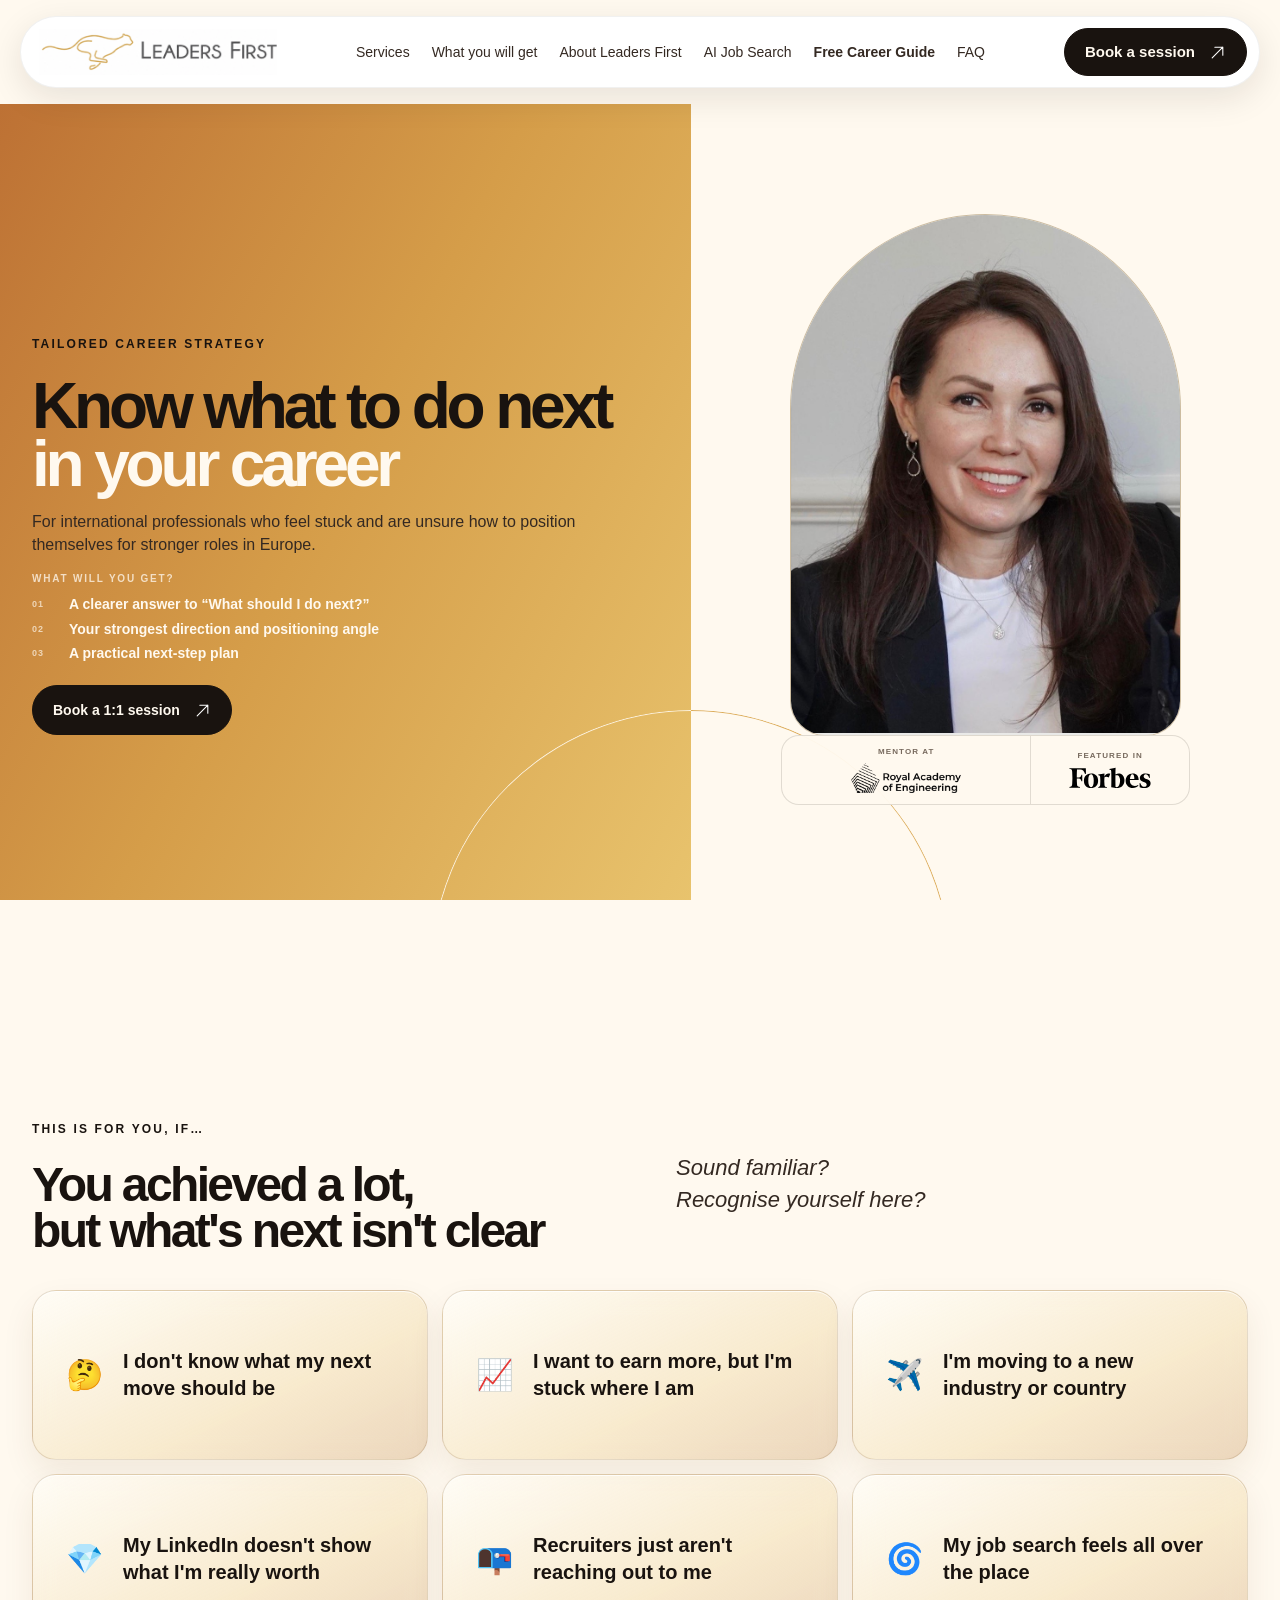
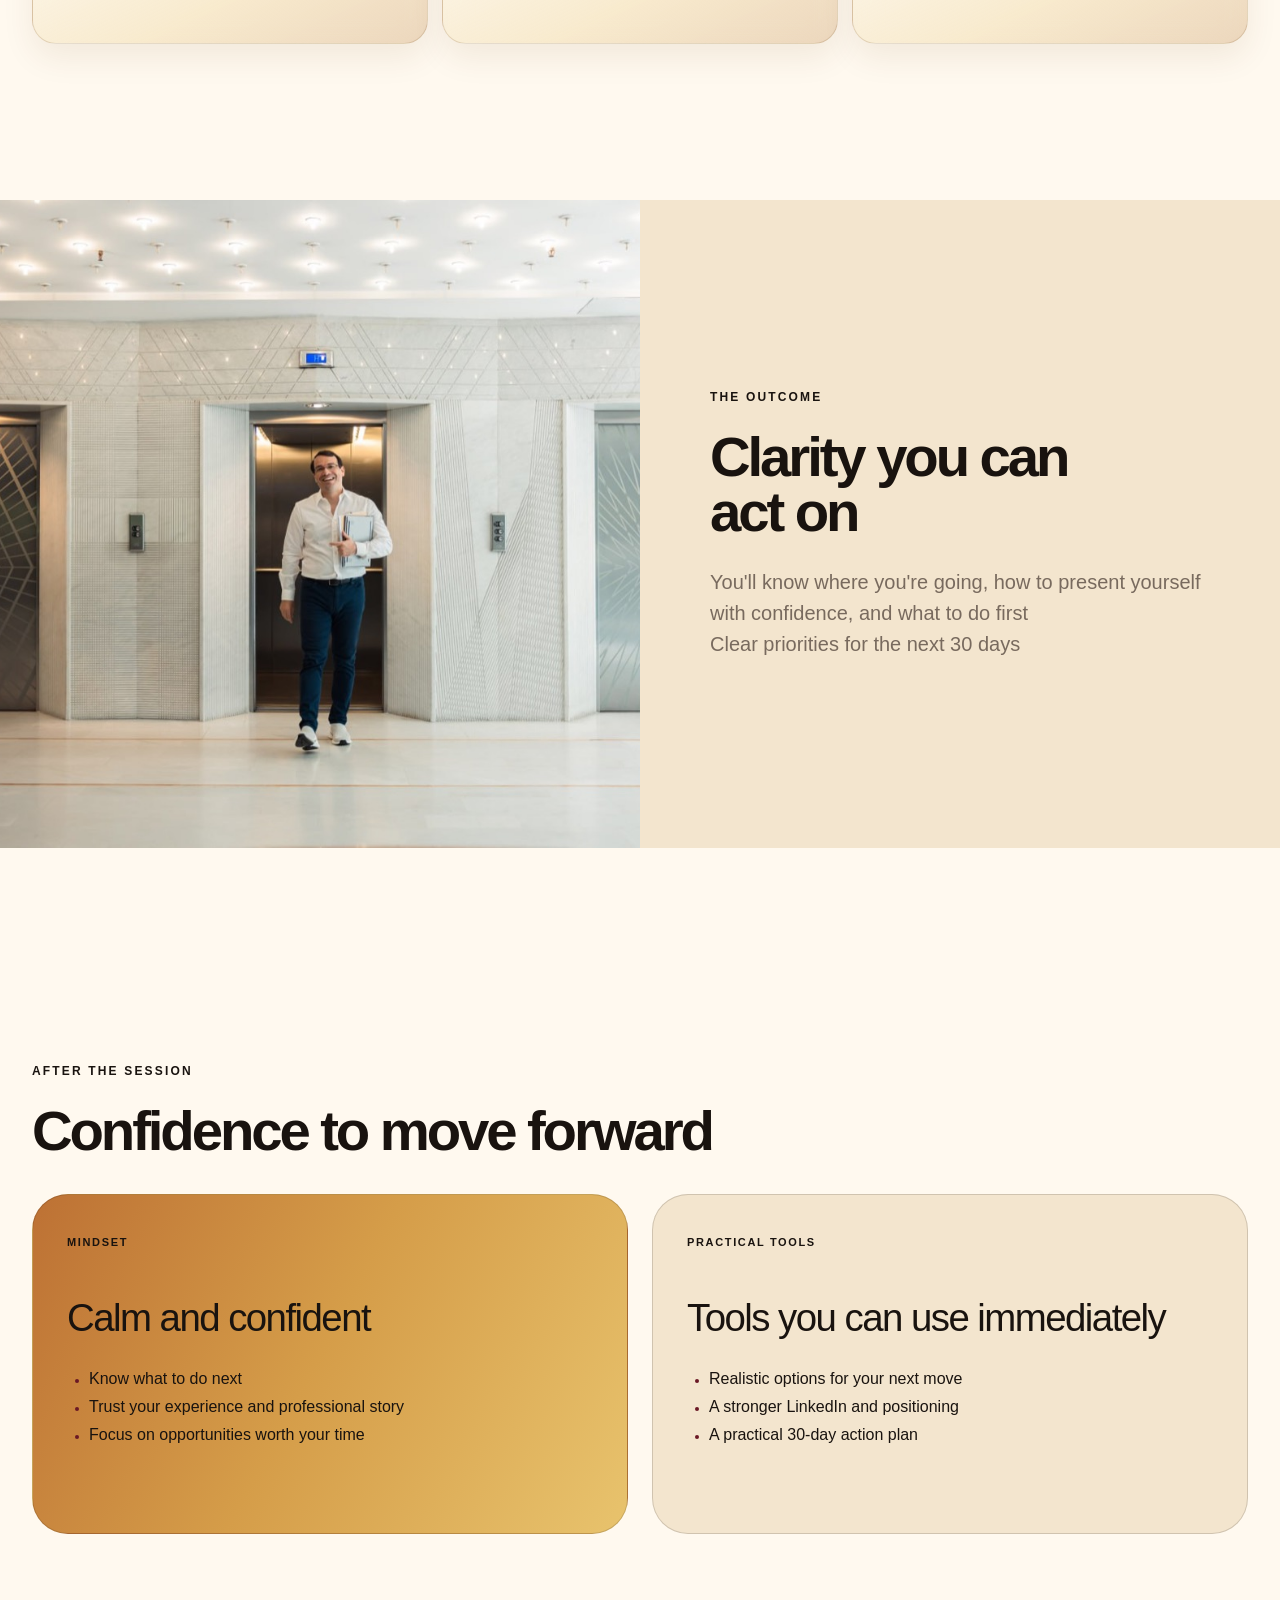
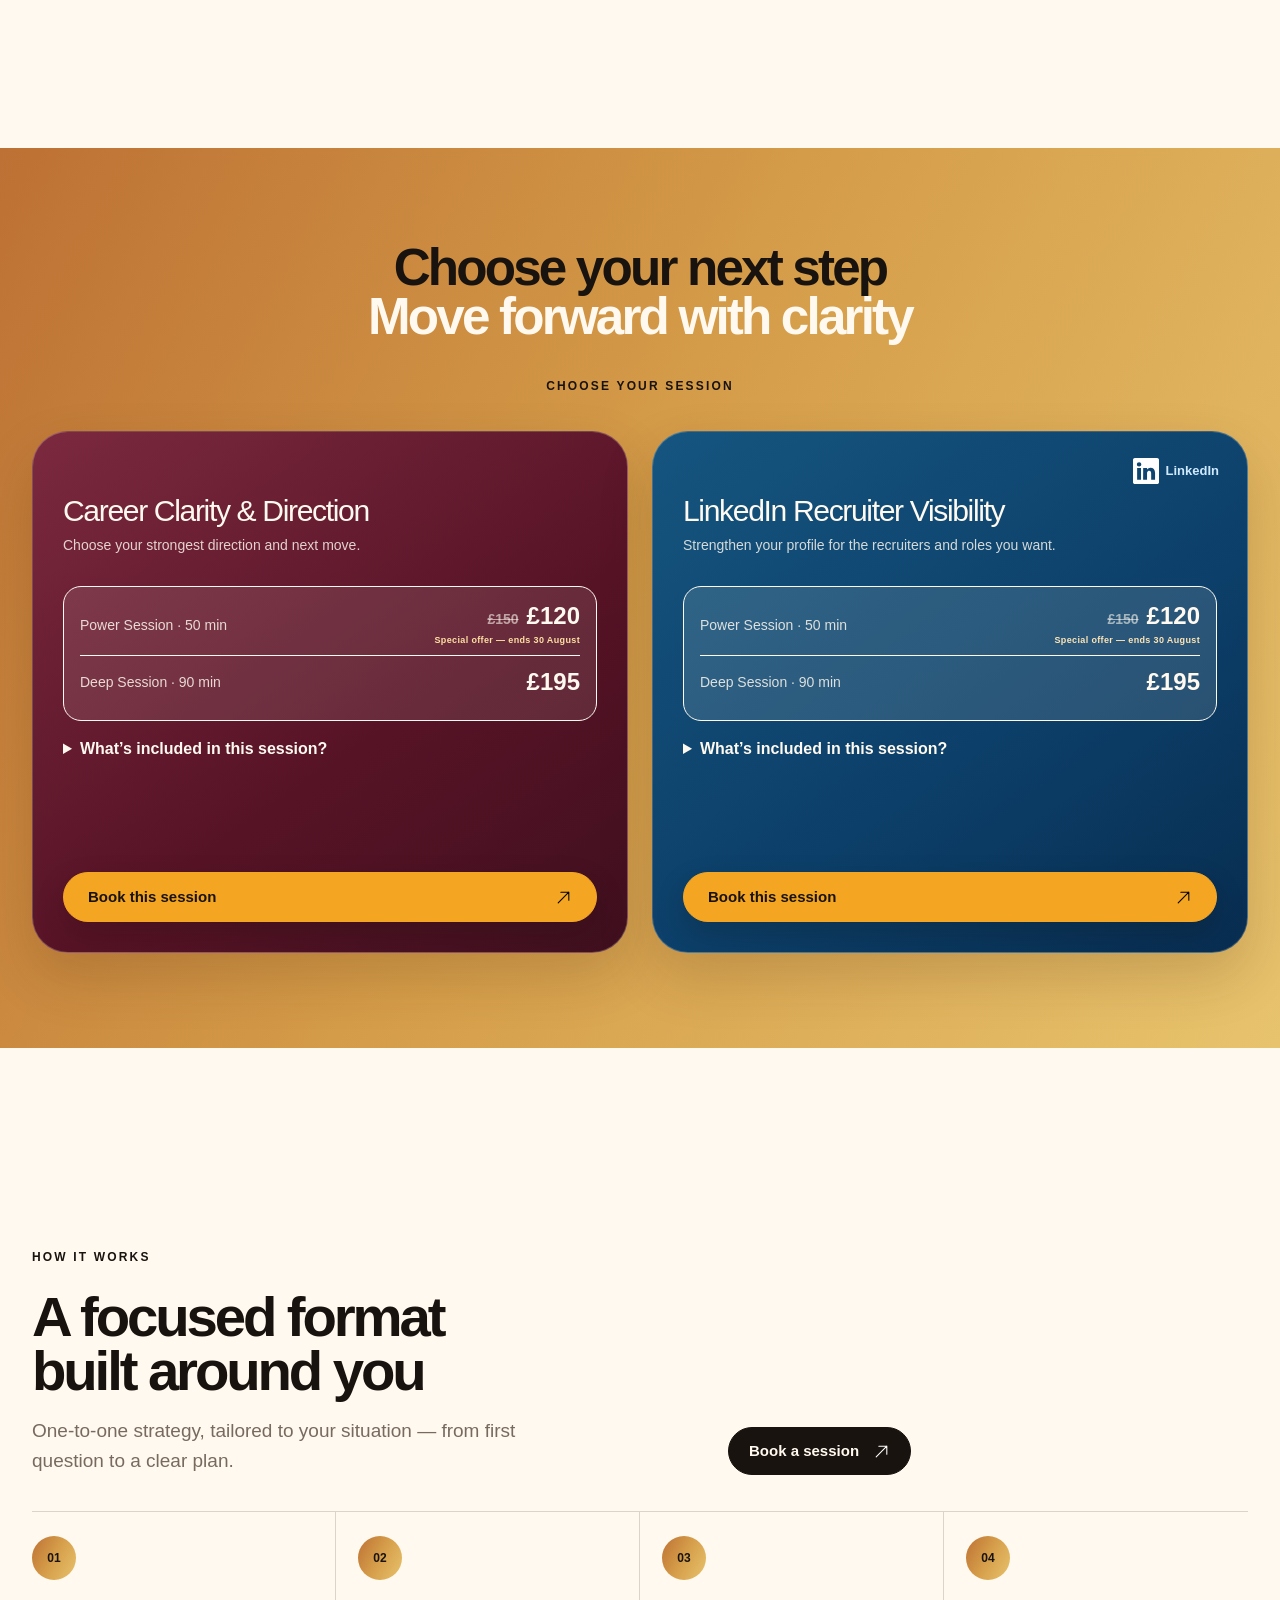
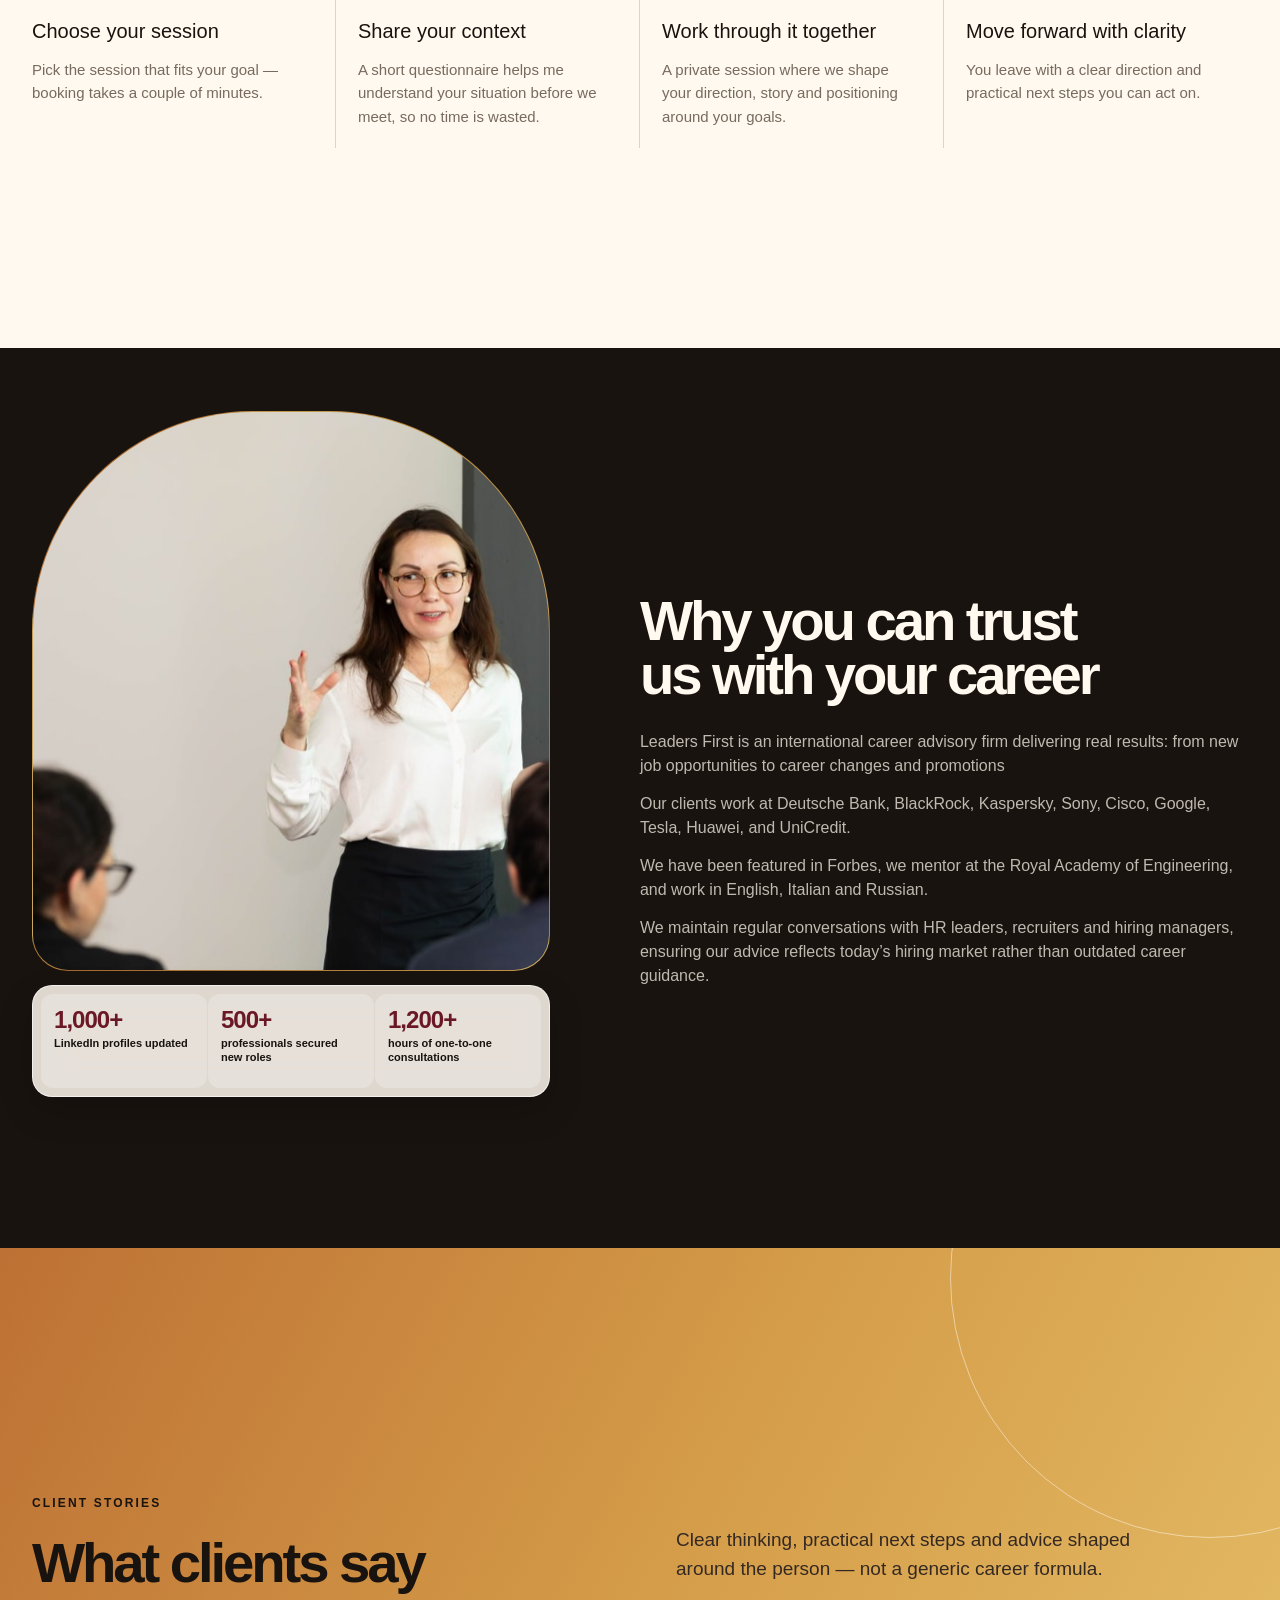
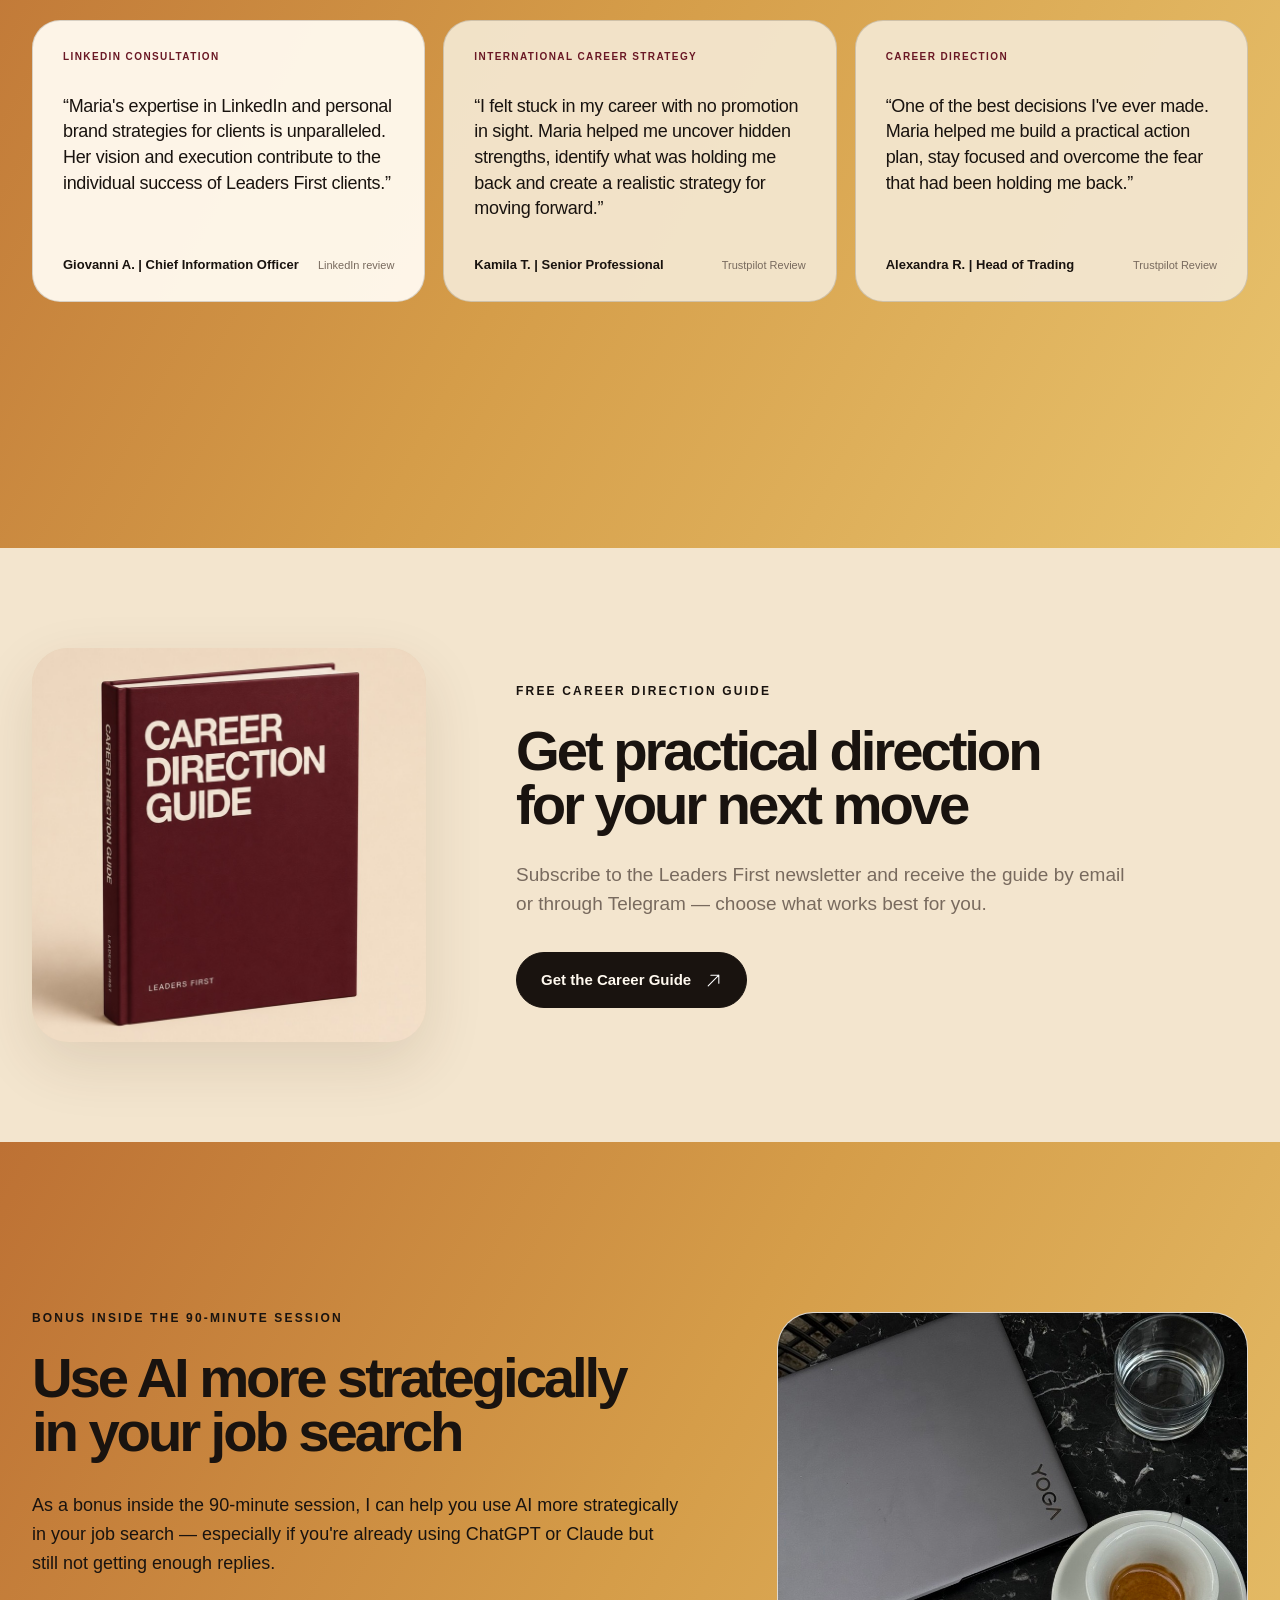
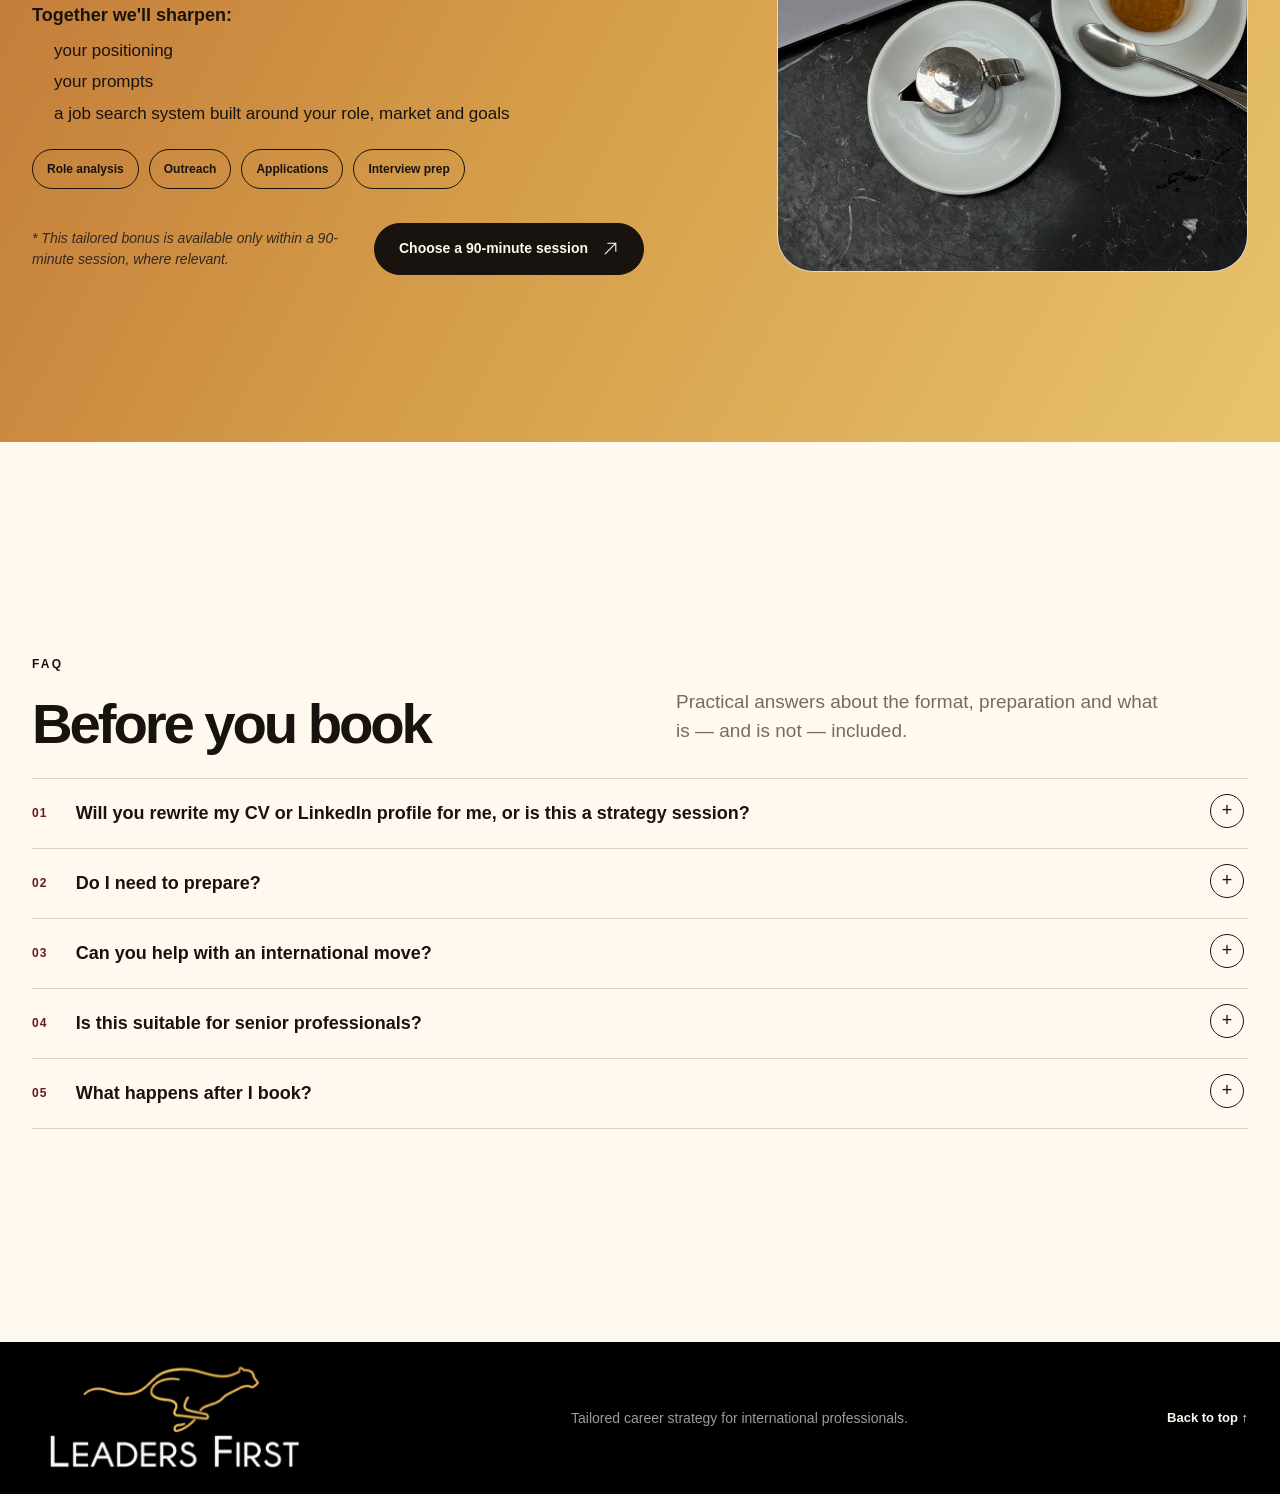
<file: index.html>
<!DOCTYPE html><html lang="en" data-landing-variant="main"><head><meta charSet="utf-8"/><meta name="viewport" content="width=device-width, initial-scale=1"/><link rel="preload" href="assets/leaders-first-logo.png" as="image"/><link rel="preload" href="assets/arrow-up-right.svg" as="image"/><link rel="preload" href="assets/maria-portrait.jpeg" as="image"/><link rel="preload" href="assets/raeng-logo.png" as="image"/><link rel="preload" href="assets/forbes-logo.svg" as="image"/><link rel="preload" href="assets/career-move.jpeg" as="image"/><link rel="preload" href="assets/linkedin-logo.svg" as="image"/><link rel="preload" href="assets/maria-speaking.jpeg" as="image"/><link rel="preload" href="assets/career-direction-guide.jpg" as="image"/><link rel="preload" href="assets/career-workspace.jpeg" as="image"/><link rel="preload" href="assets/leaders-first-footer-logo.jpg" as="image"/><title>Leaders First — Tailored Career Strategy with Maria</title><meta name="description" content="Focused 1:1 career strategy for international professionals. Get clarity, stronger positioning and a practical next-step plan."/><meta property="og:title" content="Know what to do next in your career"/><meta property="og:description" content="Tailored career strategy with Maria · Leaders First"/><meta property="og:type" content="website"/><meta property="og:image" content="/og.png"/><meta property="og:image:width" content="1200"/><meta property="og:image:height" content="630"/><meta name="twitter:card" content="summary_large_image"/><meta name="twitter:title" content="Know what to do next in your career"/><meta name="twitter:description" content="Tailored career strategy with Maria · Leaders First"/><meta name="twitter:image" content="/og.png"/><meta name="twitter:image:width" content="1200"/><meta name="twitter:image:height" content="630"/><link rel="shortcut icon" href="/favicon.svg"/><link rel="icon" href="/favicon.svg"/>
<script src="assets/analytics.js"></script>
<link rel="stylesheet" href="https://assets.calendly.com/assets/external/widget.css"/>
<link rel="stylesheet" href="assets/site.css"/>
</head><body data-standalone="true"><main><header class="site-header"><a class="brand" href="#top" aria-label="Leaders First home"><span class="brand-logo" aria-hidden="true"><img src="assets/leaders-first-logo.png" alt=""/></span></a><nav class="desktop-nav" aria-label="Main navigation"><a href="#sessions">Services</a><a href="#how-it-works">What you will get</a><a href="#about">About Leaders First</a><a href="#ai-support">AI Job Search</a><a class="nav-guide-link" href="#career-guide">Free Career Guide</a><a href="#faq">FAQ</a></nav><a class="button button--small button--ink" href="#sessions" data-lead-source="header" data-lead-cta="Choose a session">Book a session <img class="button__icon" src="assets/arrow-up-right.svg" alt="" aria-hidden="true"/></a><details class="mobile-menu" data-mobile-menu="true"><summary aria-label="Open navigation menu"><span aria-hidden="true"></span><span aria-hidden="true"></span><span aria-hidden="true"></span></summary><div class="mobile-menu__panel"><nav aria-label="Mobile navigation"><a href="#sessions">Services</a><a href="#how-it-works">What you will get</a><a href="#about">About Leaders First</a><a href="#ai-support">AI Job Search</a><a class="nav-guide-link" href="#career-guide">Free Career Guide</a><a href="#faq">FAQ</a></nav><a class="mobile-menu__booking" href="#sessions" data-lead-source="mobile_menu" data-lead-cta="Choose a session">Book a session <img class="button__icon" src="assets/arrow-up-right.svg" alt="" aria-hidden="true"/></a></div></details></header><section class="hero" id="top"><div class="hero__copy"><p class="eyebrow">Tailored career strategy</p><h1>Know what to do next <span>in your career</span></h1><p class="hero__lede">For international professionals who feel stuck and are unsure how to position themselves for stronger roles in Europe.</p><aside class="hero__outcomes" aria-label="What you will get"><p>What will you get?</p><ol><li><span>01</span><strong>A clearer answer to “What should I do next?”</strong></li><li><span>02</span><strong>Your strongest direction and positioning angle</strong></li><li><span>03</span><strong>A practical next-step plan</strong></li></ol></aside><div class="button-row"><a class="button button--ink" href="#sessions" data-lead-source="hero_booking" data-lead-cta="Choose a session">Book a 1:1 session <img class="button__icon" src="assets/arrow-up-right.svg" alt="" aria-hidden="true"/></a></div></div><div class="hero__visual hero__visual--desktop"><div class="photo-slot photo-slot--filled photo-slot--hero"><img src="assets/maria-portrait.jpeg" alt="Maria Blinova, CEO of Leaders First"/></div><div class="hero__maria-intro"><strong>Maria Blinova · CEO, Leaders First</strong><p>A London-based career advisor with 17 years of international experience and over 8 years in career consulting and professional development.</p></div><div class="hero__credentials" aria-label="Maria&#x27;s professional credentials"><span><small>Mentor at</small><img src="assets/raeng-logo.png" alt="Royal Academy of Engineering"/></span><span><small>Featured in</small><img src="assets/forbes-logo.svg" alt="Forbes"/></span></div></div></section><section class="section section--cream" id="who"><div class="section-heading section-heading--split"><div><p class="eyebrow">This is for you, if…</p><h2>You achieved a lot,<br/><span class="audience-heading-line">but what&#x27;s next isn&#x27;t clear</span></h2></div><p class="audience-prompt"><em>Sound familiar?</em><br/><em>Recognise yourself here?</em></p></div><div class="audience-grid"><article class="audience-card"><span class="audience-card__emoji" aria-hidden="true">🤔</span><p>I don&#x27;t know what my next move should be</p></article><article class="audience-card"><span class="audience-card__emoji" aria-hidden="true">📈</span><p>I want to earn more, but I&#x27;m stuck where I am</p></article><article class="audience-card"><span class="audience-card__emoji" aria-hidden="true">✈️</span><p>I&#x27;m moving to a new industry or country</p></article><article class="audience-card"><span class="audience-card__emoji" aria-hidden="true">💎</span><p>My LinkedIn doesn&#x27;t show what I&#x27;m really worth</p></article><article class="audience-card"><span class="audience-card__emoji" aria-hidden="true">📭</span><p>Recruiters just aren&#x27;t reaching out to me</p></article><article class="audience-card"><span class="audience-card__emoji" aria-hidden="true">🌀</span><p>My job search feels all over the place</p></article></div></section><div id="mobile-profile" class="hero__visual hero__visual--mobile"><div class="photo-slot photo-slot--filled photo-slot--hero"><img src="assets/maria-portrait.jpeg" alt="Maria Blinova, CEO of Leaders First"/></div><div class="hero__maria-intro"><strong>Maria Blinova · CEO, Leaders First</strong><p>A London-based career advisor with 17 years of international experience and over 8 years in career consulting and professional development.</p></div><div class="hero__credentials" aria-label="Maria&#x27;s professional credentials"><span><small>Mentor at</small><img src="assets/raeng-logo.png" alt="Royal Academy of Engineering"/></span><span><small>Featured in</small><img src="assets/forbes-logo.svg" alt="Forbes"/></span></div></div><section class="editorial-break"><div class="photo-slot photo-slot--filled photo-slot--wide"><img src="assets/career-move.jpeg" alt="International professional taking the next step in his career"/></div><div class="editorial-break__copy"><p class="eyebrow">The outcome</p><h2><span class="editorial-break__headline-line">Clarity you can</span><span>act on</span></h2><p>You&#x27;ll know where you&#x27;re going, how to present yourself with confidence, and what to do first<br/>Clear priorities for the next 30 days</p></div></section><section class="outcomes section section--cream"><div class="section-heading"><p class="eyebrow">After the session</p><h2>Confidence to move forward</h2></div><div class="outcome-grid"><article><span class="outcome-label">Mindset</span><h3>Calm and confident</h3><ul><li>Know what to do next</li><li>Trust your experience and professional story</li><li>Focus on opportunities worth your time</li></ul></article><article><span class="outcome-label">Practical tools</span><h3>Tools you can use immediately</h3><ul><li>Realistic options for your next move</li><li>A stronger LinkedIn and positioning</li><li>A practical 30-day action plan</li></ul></article></div></section><section class="section section--amber" id="sessions"><div class="section-heading session-heading"><h2 class="session-heading__lead">Choose your next step<br/><span>Move forward with clarity</span></h2><p class="eyebrow">Choose your session</p></div><div class="session-grid"><article class="session-card session-card--wine"><h3>Career Clarity &amp; Direction</h3><p>Choose your strongest direction and next move.</p><div class="price-row" translate="no"><div class="price-row__session price-row__session--offer"><span>Power Session · 50 min</span><div class="price-row__offer"><div><del>£150</del><strong>£120</strong></div><em>Special offer — ends 30 August</em></div></div><div><span>Deep Session · 90 min</span><strong>£195</strong></div></div><details data-session-details="true"><summary>What’s included in this session?</summary><div class="session-inclusions"><section><header><strong>£120 · 50 min</strong><span>Power Session</span></header><p>Focused recommendations for the decision you need to make now.</p><ul><li>Pre-session questionnaire and situation review</li><li>Career direction and positioning recommendations</li><li>Clear priorities and practical next steps</li></ul></section><section class="session-inclusions__deep"><header><strong>£195 · 90 min</strong><span>Deep Session</span></header><p>For a more substantial career reset and a detailed plan for the next 30 days.</p><p class="session-inclusions__included">Everything included in the focused session, <strong>plus</strong></p><ul><li>Deeper skills assessment aligned with skills-based hiring</li><li>Transferable strengths, gaps and best-fit directions</li><li>Hidden Job Market access, outreach recommendations and a practical 30-day plan</li><li>Bonus AI Job Search support where relevant</li></ul></section></div></details><a class="button button--white js-open-booking" href="#booking-form" aria-haspopup="dialog" data-lead-source="services_career_clarity" data-lead-cta="Book Career Clarity &amp; Direction" data-session-id="career_clarity_direction" data-session-title="Career Clarity &amp; Direction Session" data-payment-url="">Book this session <img class="button__icon" src="assets/arrow-up-right.svg" alt="" aria-hidden="true"/></a></article><article class="session-card session-card--cream session-card--linkedin"><div class="linkedin-mark" aria-label="LinkedIn"><img src="assets/linkedin-logo.svg" alt=""/><span>LinkedIn</span></div><h3>LinkedIn Recruiter Visibility</h3><p>Strengthen your profile for the recruiters and roles you want.</p><div class="price-row" translate="no"><div class="price-row__session price-row__session--offer"><span>Power Session · 50 min</span><div class="price-row__offer"><div><del>£150</del><strong>£120</strong></div><em>Special offer — ends 30 August</em></div></div><div><span>Deep Session · 90 min</span><strong>£195</strong></div></div><details data-session-details="true"><summary>What’s included in this session?</summary><div class="session-inclusions"><section><header><strong>£120 · 50 min</strong><span>Power Session</span></header><p>Expert profile audit and clear recommendations to implement independently.</p><ul><li>Pre-session LinkedIn audit</li><li>Positioning, keywords and profile recommendations</li><li>Priority profile changes to implement independently</li></ul></section><section class="session-inclusions__deep"><header><strong>£195 · 90 min</strong><span>Deep Session</span></header><p>For hands-on implementation, not recommendations alone.</p><p class="session-inclusions__included">Everything included in the recommendations session, <strong>plus</strong></p><ul><li>Live rewriting of the main profile sections: Headline, About and Experience</li><li>Keyword updates plus recruiter visibility and outreach recommendations</li><li>Hidden Job Market access plan and a practical 30-day action plan</li><li>Bonus AI Job Search support where relevant: tailored prompts for LinkedIn positioning, outreach, applications and interview preparation</li></ul></section></div></details><a class="button button--wine js-open-booking" href="#booking-form" aria-haspopup="dialog" data-lead-source="services_linkedin_visibility" data-lead-cta="Book LinkedIn Recruiter Visibility" data-session-id="linkedin_recruiter_visibility" data-session-title="LinkedIn Recruiter Visibility Session" data-payment-url="">Book this session <img class="button__icon" src="assets/arrow-up-right.svg" alt="" aria-hidden="true"/></a></article></div></section><section class="section section--cream" id="how-it-works"><div class="section-heading section-heading--split"><div><p class="eyebrow">How it works</p><h2>A focused format built around you</h2><p class="how-description">One-to-one strategy, tailored to your situation — from first question to a clear plan.</p></div><div class="section-heading__action"><div class="button-row"><a class="button button--small button--ink" href="#sessions" data-lead-source="how_it_works_booking" data-lead-cta="Choose a session">Book a session <img class="button__icon" src="assets/arrow-up-right.svg" alt="" aria-hidden="true"/></a></div></div></div><div class="steps"><article><span>01</span><h3>Choose your session</h3><p>Pick the session that fits your goal — booking takes a couple of minutes.</p></article><article><span>02</span><h3>Share your context</h3><p>A short questionnaire helps me understand your situation before we meet, so no time is wasted.</p></article><article><span>03</span><h3>Work through it together</h3><p>A private session where we shape your direction, story and positioning around your goals.</p></article><article><span>04</span><h3>Move forward with clarity</h3><p>You leave with a clear direction and practical next steps you can act on.</p></article></div></section><section class="about section" id="about"><div class="about__visual"><div class="photo-slot photo-slot--filled photo-slot--about"><img src="assets/maria-speaking.jpeg" alt="Maria speaking to an international business audience"/></div><div class="about__glass-stats" aria-label="Maria Blinova career consulting results"><div><strong>1,000+</strong><span>LinkedIn profiles updated</span></div><div><strong>500+</strong><span>professionals secured new roles</span></div><div><strong>1,200+</strong><span>hours of one-to-one consultations</span></div></div></div><div class="about__copy"><h2>Why you can trust us with your career</h2><p>Leaders First is an international career advisory firm delivering real results: from new job opportunities to career changes and promotions</p><p>Our clients work at Deutsche Bank, BlackRock, Kaspersky, Sony, Cisco, Google, Tesla, Huawei, and UniCredit.</p><p>We have been featured in Forbes, we mentor at the Royal Academy of Engineering, and work in English, Italian and Russian.</p><p>We maintain regular conversations with HR leaders, recruiters and hiring managers, ensuring our advice reflects today’s hiring market rather than outdated career guidance.</p></div></section><section class="reviews section" id="reviews"><div class="section-heading section-heading--split"><div><p class="eyebrow">Client stories</p><h2>What clients say</h2></div><p>Clear thinking, practical next steps and advice shaped around the person — not a generic career formula.</p></div><div class="reviews-grid"><article class="review-card"><div class="review-card__top"><span>LinkedIn Consultation</span></div><p>“<!-- -->Maria&#x27;s expertise in LinkedIn and personal brand strategies for clients is unparalleled. Her vision and execution contribute to the individual success of Leaders First clients.<!-- -->”</p><div class="review-card__meta"><strong>Giovanni A. | Chief Information Officer</strong><span>LinkedIn review</span></div></article><article class="review-card"><div class="review-card__top"><span>International Career Strategy</span></div><p>“<!-- -->I felt stuck in my career with no promotion in sight. Maria helped me uncover hidden strengths, identify what was holding me back and create a realistic strategy for moving forward.<!-- -->”</p><div class="review-card__meta"><strong>Kamila T. | Senior Professional</strong><span>Trustpilot Review</span></div></article><article class="review-card"><div class="review-card__top"><span>Career Direction</span></div><p>“<!-- -->One of the best decisions I&#x27;ve ever made. Maria helped me build a practical action plan, stay focused and overcome the fear that had been holding me back.<!-- -->”</p><div class="review-card__meta"><strong>Alexandra R. | Head of Trading</strong><span>Trustpilot Review</span></div></article></div></section><section class="guide section" id="career-guide"><div class="guide__book"><img src="assets/career-direction-guide.jpg" alt="Career Direction Guide by Leaders First"/></div><div class="guide__copy"><p class="eyebrow">Free Career Direction Guide</p><h2>Get practical direction for your next move</h2><p>Subscribe to the Leaders First newsletter and receive the guide by email or through Telegram — choose what works best for you.</p><button class="button button--ink js-open-guide" type="button" aria-haspopup="dialog" data-lead-source="free_guide_block" data-lead-cta="Get the Career Guide">Get the Career Guide <img class="button__icon" src="assets/arrow-up-right.svg" alt="" aria-hidden="true"/></button></div></section><section class="ai-support section" id="ai-support"><div class="ai-support__copy"><p class="eyebrow">Bonus inside the 90-minute session</p><h2>Use AI more strategically in your job search</h2><p class="ai-support__intro">As a bonus inside the 90-minute session, I can help you use AI more strategically in your job search — especially if you&#x27;re already using ChatGPT or Claude but still not getting enough replies.</p><div class="ai-support__sharpen"><p>Together we&#x27;ll sharpen:</p><ul><li>your positioning</li><li>your prompts</li><li>a job search system built around your role, market and goals</li></ul></div><div class="chip-row"><span>Role analysis</span><span>Outreach</span><span>Applications</span><span>Interview prep</span></div><div class="ai-support__cta"><p>* This tailored bonus is available only within a 90-minute session, where relevant.</p><a class="button button--ink" href="#sessions" data-lead-source="ai_support" data-lead-cta="Choose a session">Choose a 90-minute session <img class="button__icon" src="assets/arrow-up-right.svg" alt="" aria-hidden="true"/></a></div></div><div class="photo-slot photo-slot--filled photo-slot--detail"><img src="assets/career-workspace.jpeg" alt="Laptop and coffee on a calm professional workspace"/></div></section><section class="faq section section--cream" id="faq"><div class="section-heading section-heading--split"><div><p class="eyebrow">FAQ</p><h2>Before you book</h2></div><p>Practical answers about the format, preparation and what is — and is not — included.</p></div><div class="faq-list"><details><summary><span>01</span>Will you rewrite my CV or LinkedIn profile for me, or is this a strategy session?</summary><p>This is a strategy session, not a generic done-for-you writing service. I help you understand what is not working, how to position your experience and what to change first. CV rewriting is not included. In the 50-minute LinkedIn session, you receive an audit and recommendations only. In the 90-minute LinkedIn session, we rewrite most of the main profile sections together during the session.</p></details><details><summary><span>02</span>Do I need to prepare?</summary><p>Yes. After booking, you will complete a focused questionnaire and, depending on the session, share your LinkedIn profile, target roles or example vacancies. This lets us spend the session on decisions and strategy — not basic information gathering.</p></details><details><summary><span>03</span>Can you help with an international move?</summary><p>Yes. I work with international professionals considering the UK, Italy, Switzerland and wider European markets. We can assess realistic role options, positioning, visibility and the steps to take before applying.</p></details><details><summary><span>04</span>Is this suitable for senior professionals?</summary><p>Yes. It is especially useful when you have strong experience but need a clearer story, stronger market positioning or a realistic route into a more senior role.</p></details><details><summary><span>05</span>What happens after I book?</summary><p>You choose a time, pay online and receive the pre-session questionnaire. I review your answers before we meet, so our time stays focused on clarity, positioning and practical next steps.</p></details></div></section><div class="quiz-modal guide-modal" id="guide-form" role="dialog" aria-modal="true" aria-labelledby="guide-form-title" hidden=""><button class="quiz-modal__backdrop" type="button" aria-label="Close guide form" data-close-guide="true"></button><div class="quiz-modal__panel guide-modal__panel" role="document"><header class="quiz-modal__header guide-modal__header"><a class="brand" href="#top" tabindex="-1"><span class="brand-logo" aria-hidden="true"><img src="assets/leaders-first-logo.png" alt=""/></span></a><span class="booking-modal__label">Free Career Direction Guide</span><button class="quiz-modal__close" type="button" aria-label="Close guide form" data-close-guide="true">×</button></header><section class="guide-step" data-guide-step="form"><p class="eyebrow">Choose how to receive it</p><h2 id="guide-form-title">Subscribe and get the guide</h2><p class="guide-step__lede">Join the Leaders First newsletter and receive the Career Direction Guide in the channel that suits you.</p><form class="guide-form"><input type="hidden" name="form_name"/><input type="hidden" name="lead_intent"/><input type="hidden" name="lead_source"/><input type="hidden" name="lead_cta"/><input type="hidden" name="landing_variant" value="main"/><input type="hidden" name="requested_asset"/><input type="hidden" name="automation_action"/><input type="hidden" name="page_url"/><input type="hidden" name="page_referrer"/><input type="hidden" name="guide_opened_at"/><input type="hidden" name="submitted_at"/><input type="hidden" name="utm_source"/><input type="hidden" name="utm_medium"/><input type="hidden" name="utm_campaign"/><input type="hidden" name="utm_content"/><input type="hidden" name="utm_term"/><fieldset class="guide-channel"><legend>Where would you like to receive the guide?</legend><label><input type="radio" required="" name="delivery_channel" value="email"/><span><strong>Email</strong><small>Receive the guide and future career insights by email.</small></span></label><label><input type="radio" required="" name="delivery_channel" value="telegram"/><span><strong>Telegram</strong><small>Continue through the Leaders First Telegram bot.</small></span></label></fieldset><div class="guide-form__email" data-guide-email-fields="true" hidden=""><label><span>Name</span><input autoComplete="name" placeholder="Your name" name="name"/></label><label><span>Email</span><input type="email" autoComplete="email" placeholder="you@example.com" name="email"/></label><label class="guide-consent"><input type="checkbox" name="newsletter_consent" value="yes"/><span>I agree to receive the guide and Leaders First career emails. I can unsubscribe at any time.</span></label></div><button class="button button--ink" type="submit" data-guide-email-submit="true" hidden="">Subscribe &amp; get the guide <img class="button__icon" src="assets/arrow-up-right.svg" alt="" aria-hidden="true"/></button><button class="button button--telegram" type="submit" data-guide-telegram-submit="true" hidden="">Continue to Telegram <img class="button__icon" src="assets/arrow-up-right.svg" alt="" aria-hidden="true"/></button></form></section><section class="guide-step guide-success" data-guide-step="success" hidden=""><p class="eyebrow">Thank you</p><h2 data-guide-success-title="true">Your guide is on its way</h2><p data-guide-success-copy="true">Check your inbox for the Career Direction Guide.</p><button class="button button--ink" type="button" data-close-guide="true">Return to the site</button></section></div></div><div class="quiz-modal booking-modal" id="booking-form" role="dialog" aria-modal="true" aria-labelledby="booking-title" hidden=""><button class="quiz-modal__backdrop" type="button" aria-label="Close booking form" data-close-booking="true"></button><div class="quiz-modal__panel booking-modal__panel" role="document"><header class="quiz-modal__header booking-modal__header"><a class="brand" href="#top" tabindex="-1"><span class="brand-logo" aria-hidden="true"><img src="assets/leaders-first-logo.png" alt=""/></span></a><span class="booking-modal__label">Secure your 1:1 session</span><button class="quiz-modal__close" type="button" aria-label="Close booking form" data-close-booking="true">×</button></header><section class="booking-step" data-booking-step="form"><p class="eyebrow">Selected session</p><h2 id="booking-title" data-booking-title="true">Book your 1:1 session</h2><div class="booking-summary"><span>Session</span><strong data-booking-summary="true">1:1 Career Strategy Session</strong></div><p class="booking-step__lede">First enter your contact details. Then choose the session length and continue to Calendly to select a date, confirm your booking and pay.</p><form class="booking-form"><input type="hidden" name="form_name"/><input type="hidden" name="lead_intent"/><input type="hidden" name="lead_source"/><input type="hidden" name="lead_cta"/><input type="hidden" name="landing_variant" value="main"/><input type="hidden" name="requested_service"/><input type="hidden" name="payment_url"/><input type="hidden" name="page_url"/><input type="hidden" name="page_referrer"/><input type="hidden" name="booking_opened_at"/><input type="hidden" name="submitted_at"/><input type="hidden" name="utm_source"/><input type="hidden" name="utm_medium"/><input type="hidden" name="utm_campaign"/><input type="hidden" name="utm_content"/><input type="hidden" name="utm_term"/><fieldset class="booking-contact"><legend><span>1.</span> Your contact details</legend><label><span>Name</span><input autoComplete="name" required="" placeholder="Your name" name="name"/></label><label><span>Phone number</span><input type="tel" inputMode="tel" autoComplete="tel" required="" placeholder="+44 7700 900000" name="phone"/></label><label><span>Email</span><input type="email" autoComplete="email" required="" placeholder="you@example.com" name="email"/></label></fieldset><fieldset class="booking-duration"><legend><span>2.</span> Choose your session</legend><label><input type="radio" required="" name="session_duration" value="50"/><span><strong>Book Power Session</strong><small>£120 · 50 minutes</small></span></label><label><input type="radio" required="" name="session_duration" value="90"/><span><strong>Book Deep Session</strong><small>£195 · 90 minutes</small></span></label></fieldset><button class="button button--ink" type="submit" disabled="">Continue to Calendly <img class="button__icon" src="assets/arrow-up-right.svg" alt="" aria-hidden="true"/></button><label class="booking-consent"><input type="checkbox" required="" name="privacy_consent" checked="" value="accepted"/><span>By clicking this button, you agree to the <a href="https://online.fliphtml5.com/lnpoy/lbct/" target="_blank" rel="noreferrer">Privacy Policy</a>.</span></label><p class="booking-form__note">Your details will only be used to arrange this booking and provide the service.</p></form></section><section class="booking-step booking-pending" data-booking-step="pending" hidden=""><p class="eyebrow">Booking details received</p><h2>Payment checkout is being connected</h2><p>Your request for <strong data-pending-session="true">your selected session</strong> has been prepared. Once the payment link is added, this step will redirect to checkout automatically.</p><button class="button button--ink" type="button" data-close-booking="true">Return to the site</button></section></div></div><noscript><img height="1" width="1" style="display:none" src="https://www.facebook.com/tr?id=1072423188457511&amp;ev=PageView&amp;noscript=1" alt=""/></noscript>
<script src="https://assets.calendly.com/assets/external/widget.js" async="" data-calendly-widget="true"></script><script src="assets/forms.js"></script><noscript><div><img src="https://mc.yandex.ru/watch/111597180" style="position:absolute; left:-9999px;" alt="" /></div></noscript><footer><a class="footer-logo" href="#top" aria-label="Leaders First home"><img src="assets/leaders-first-footer-logo.jpg" alt="Leaders First"/></a><p>Tailored career strategy for international professionals.</p><a href="#top">Back to top ↑</a></footer></main></body></html>
</file>
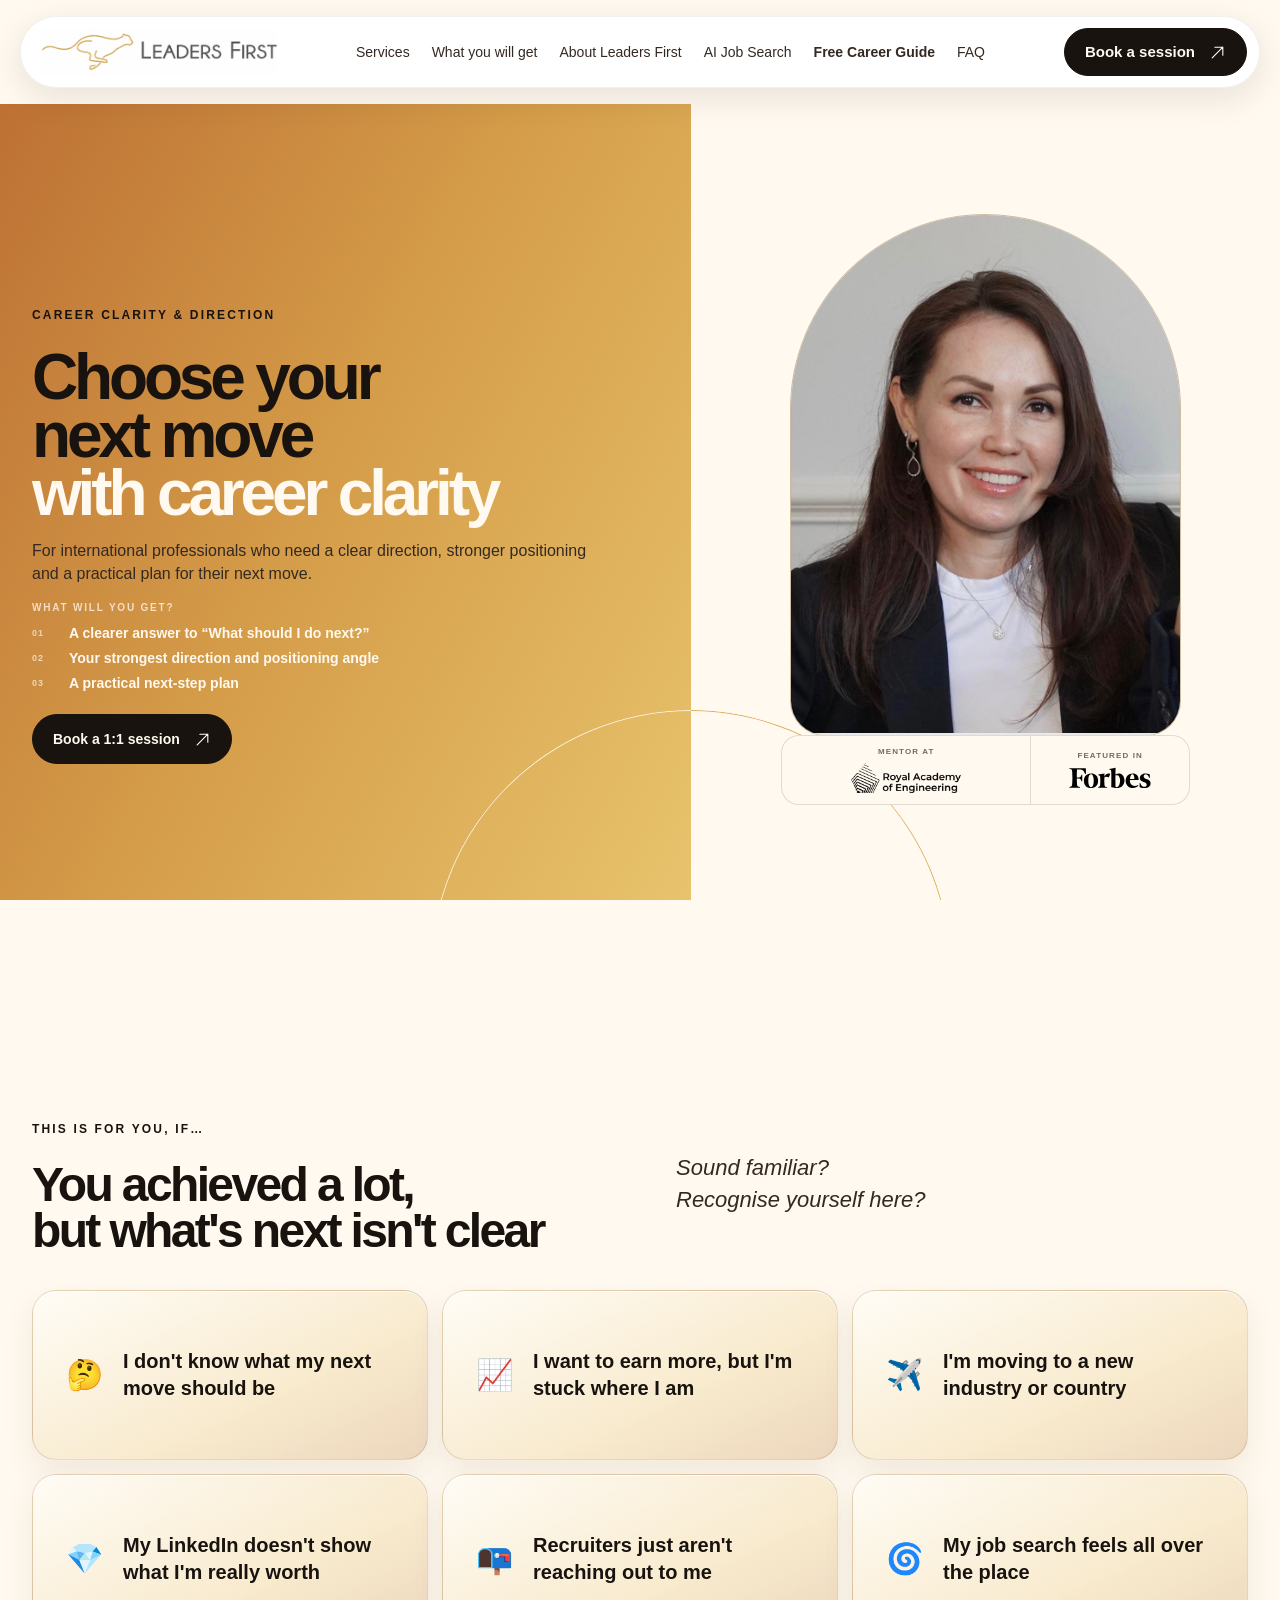
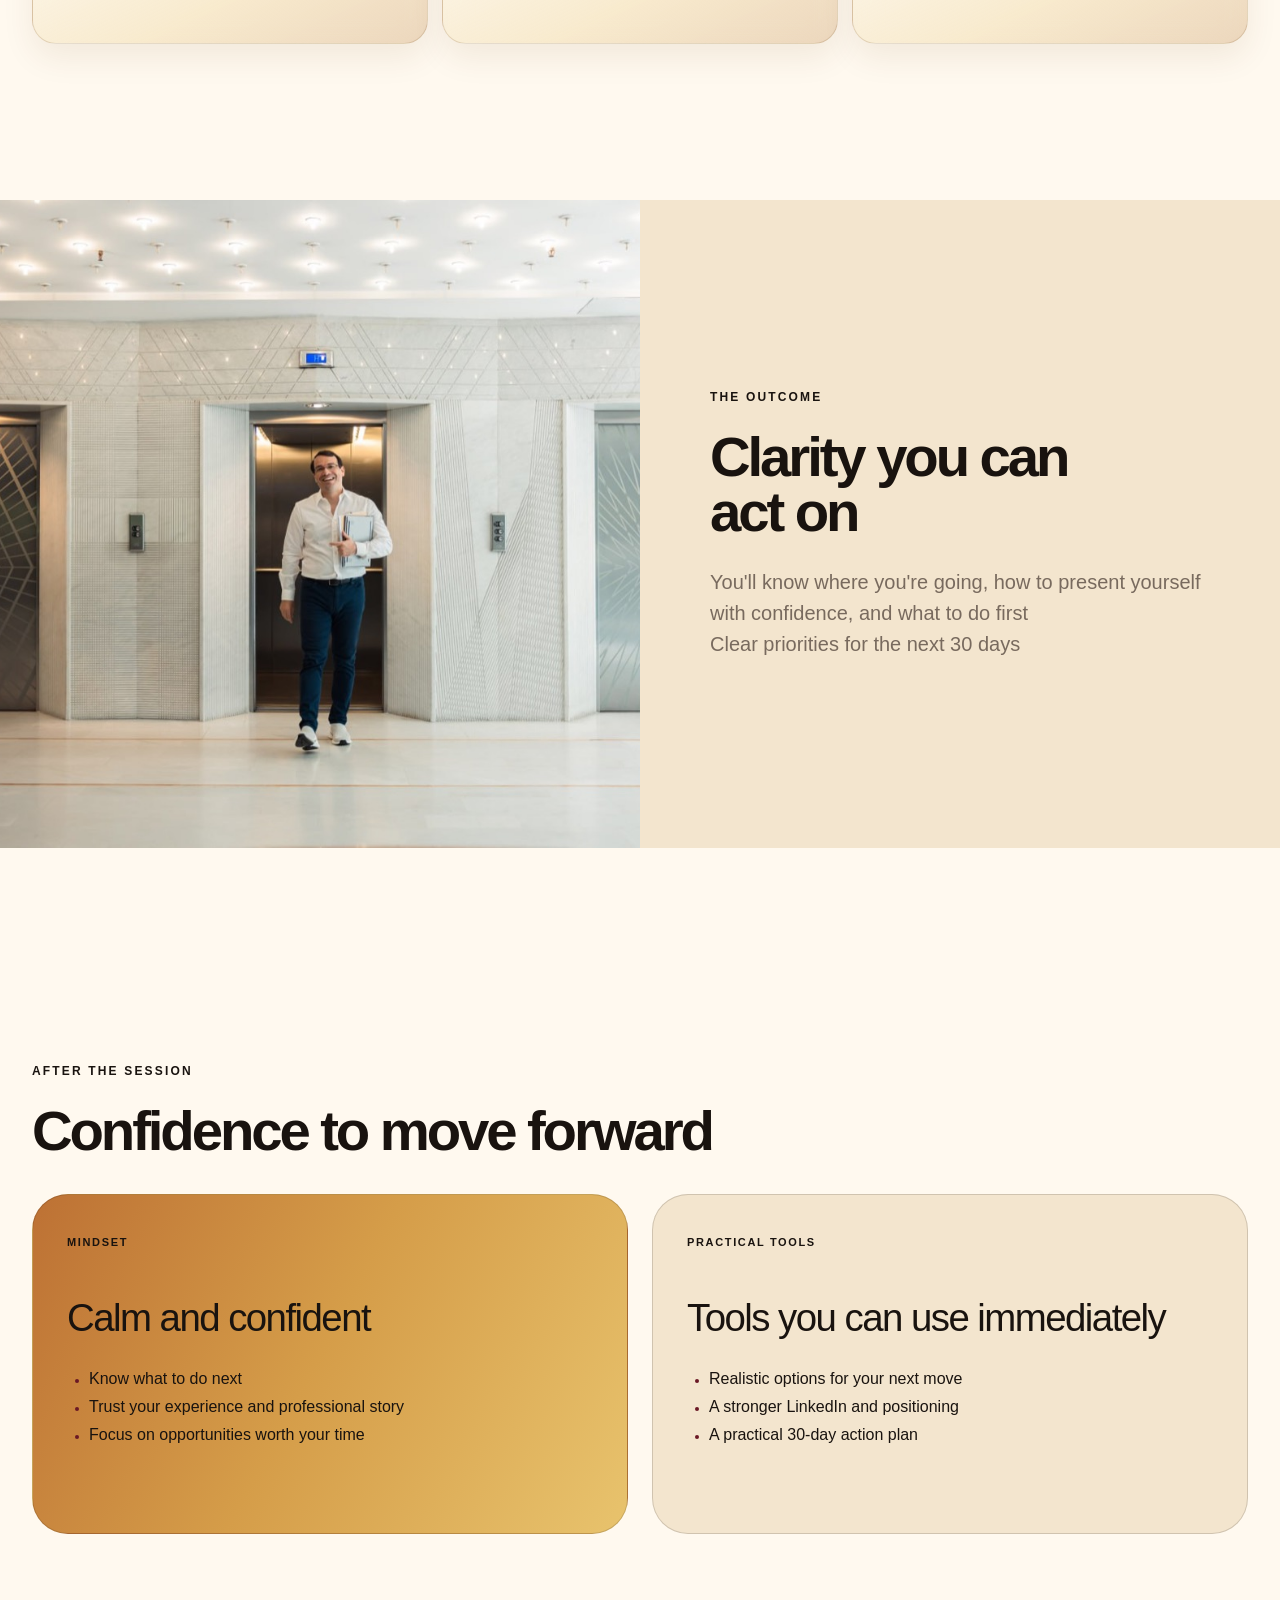
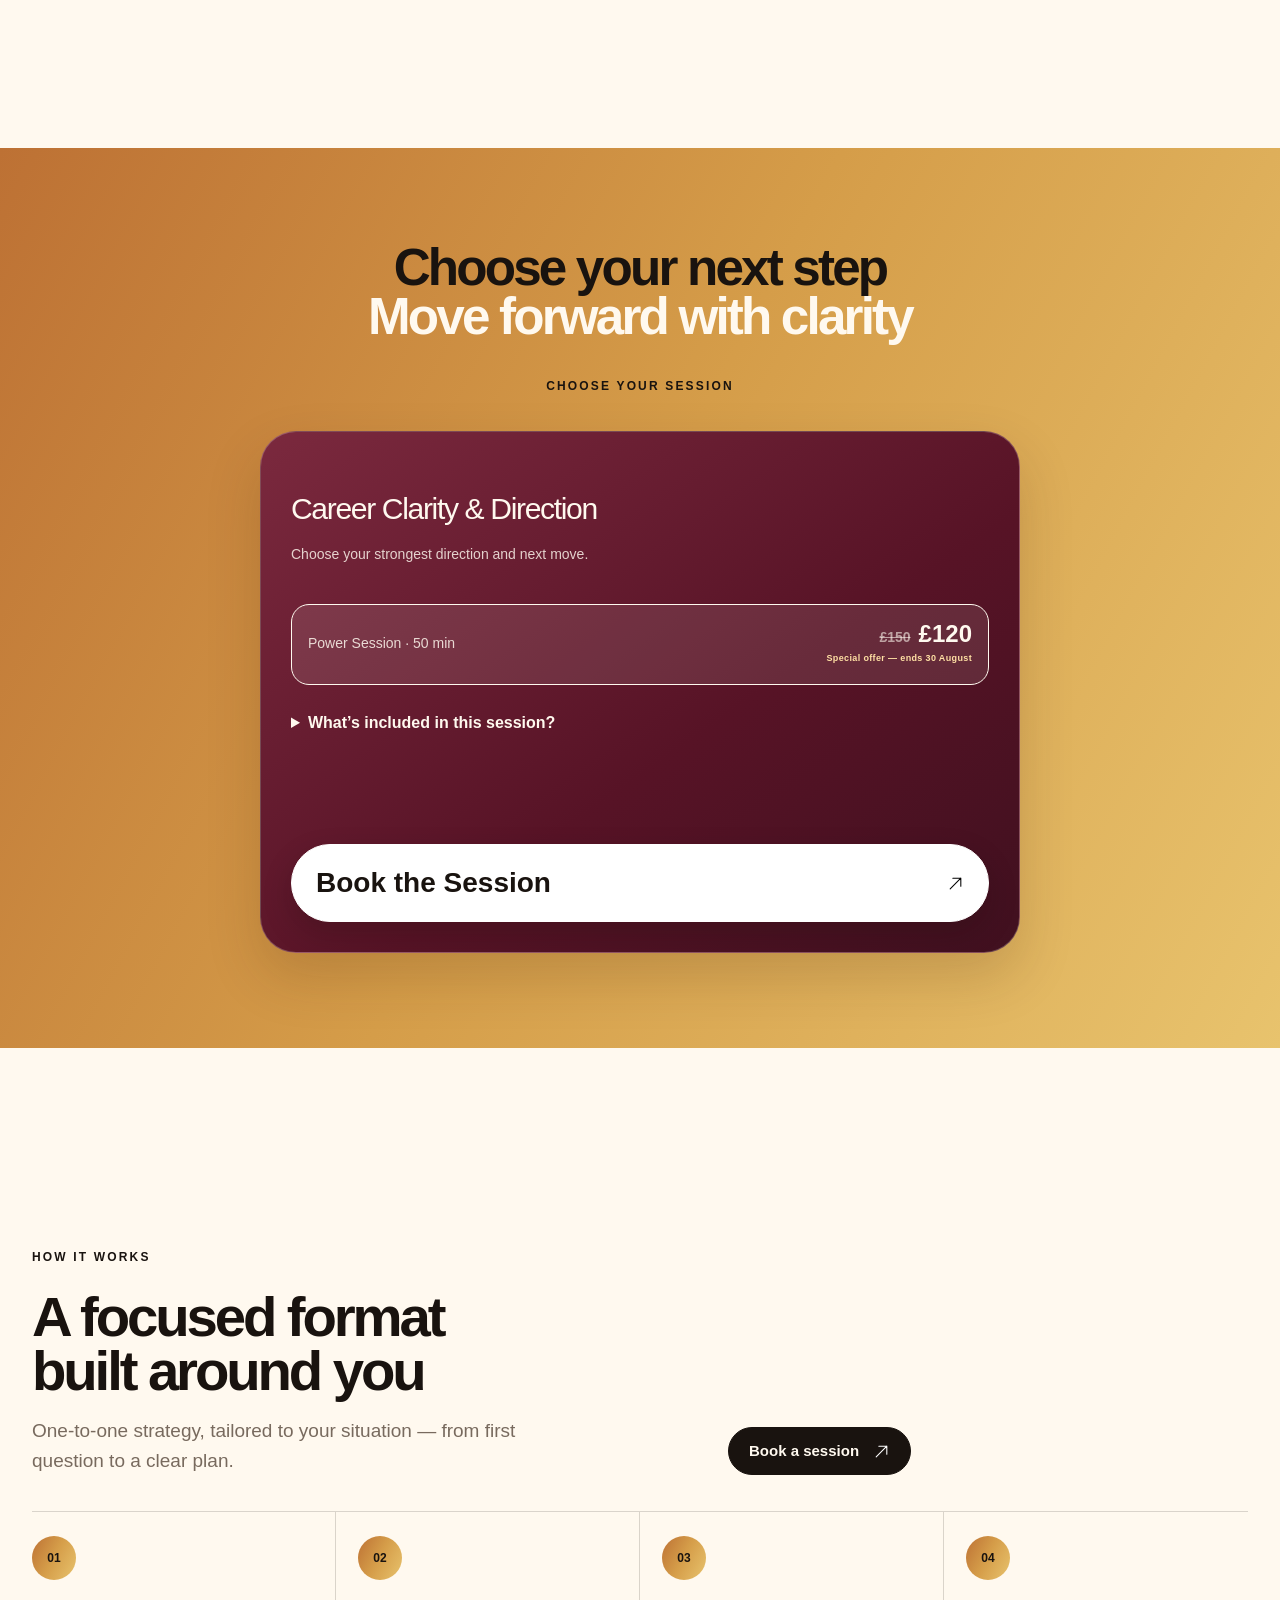
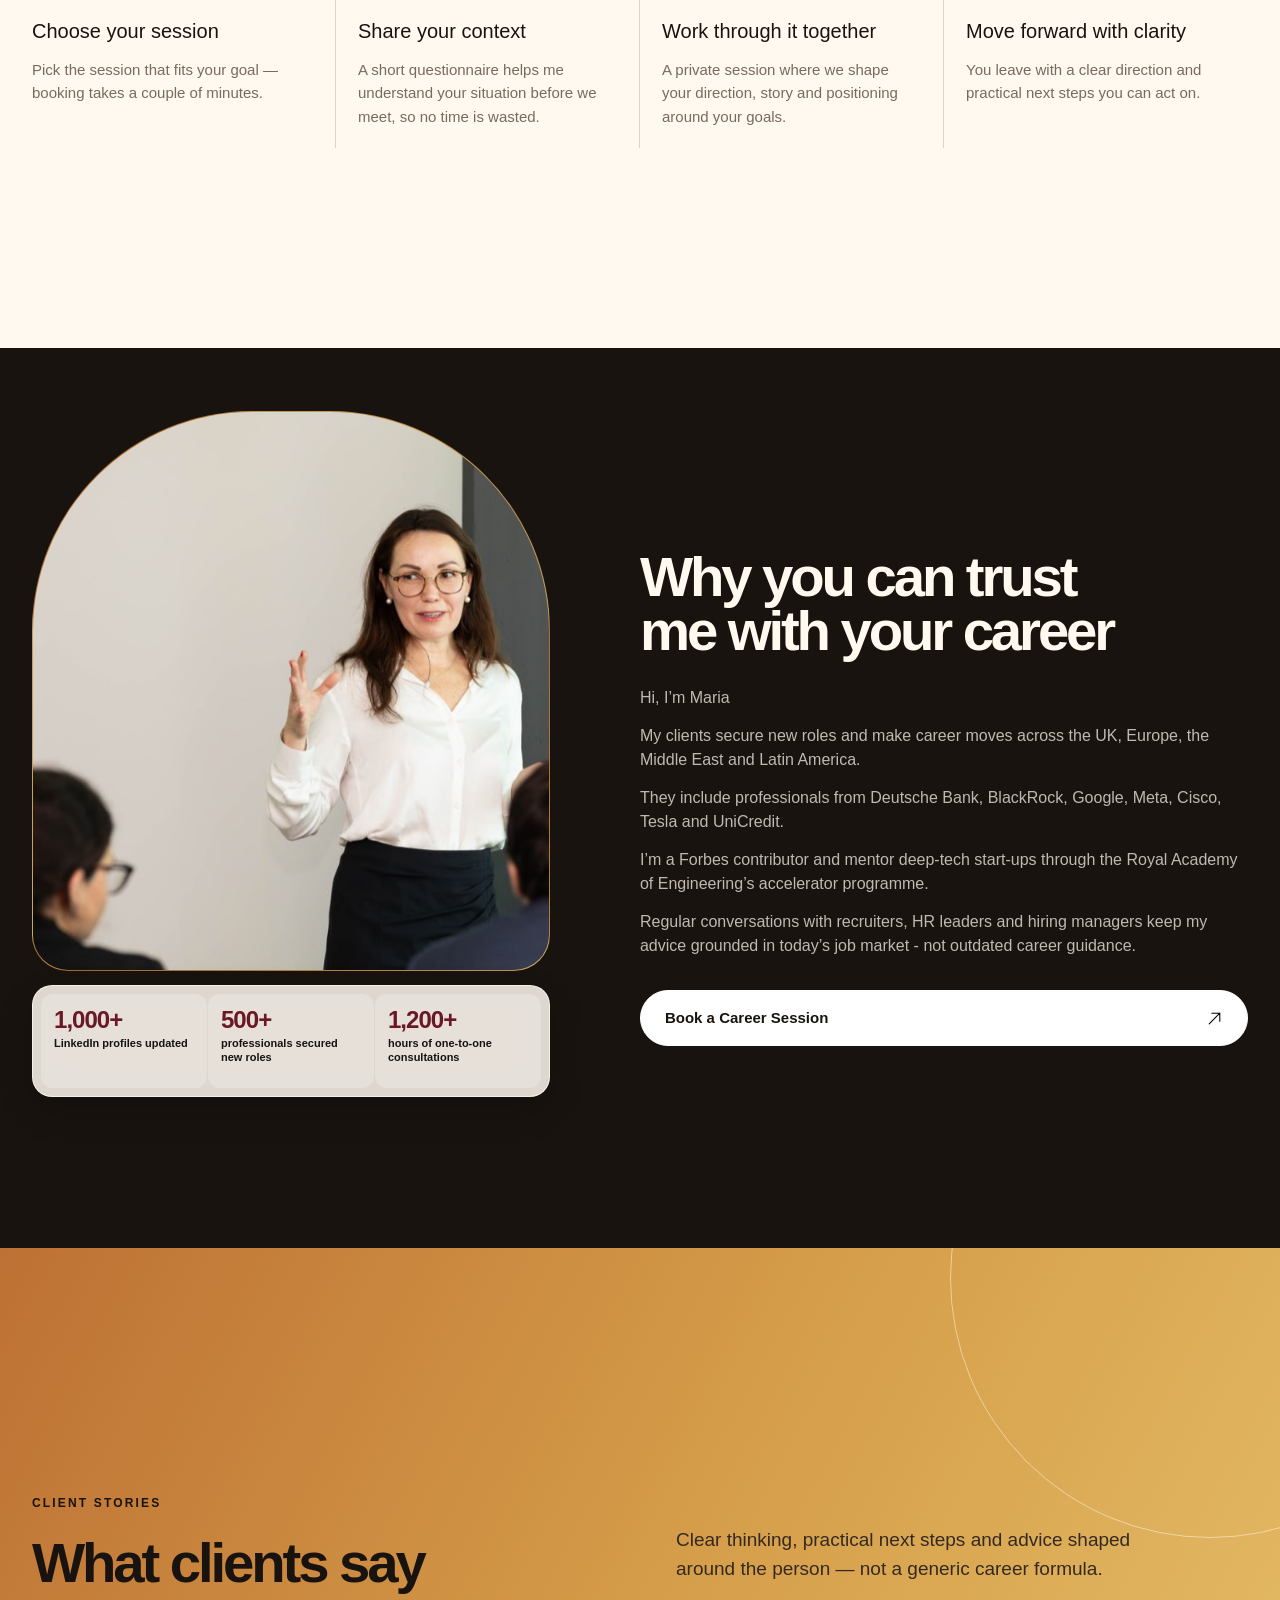
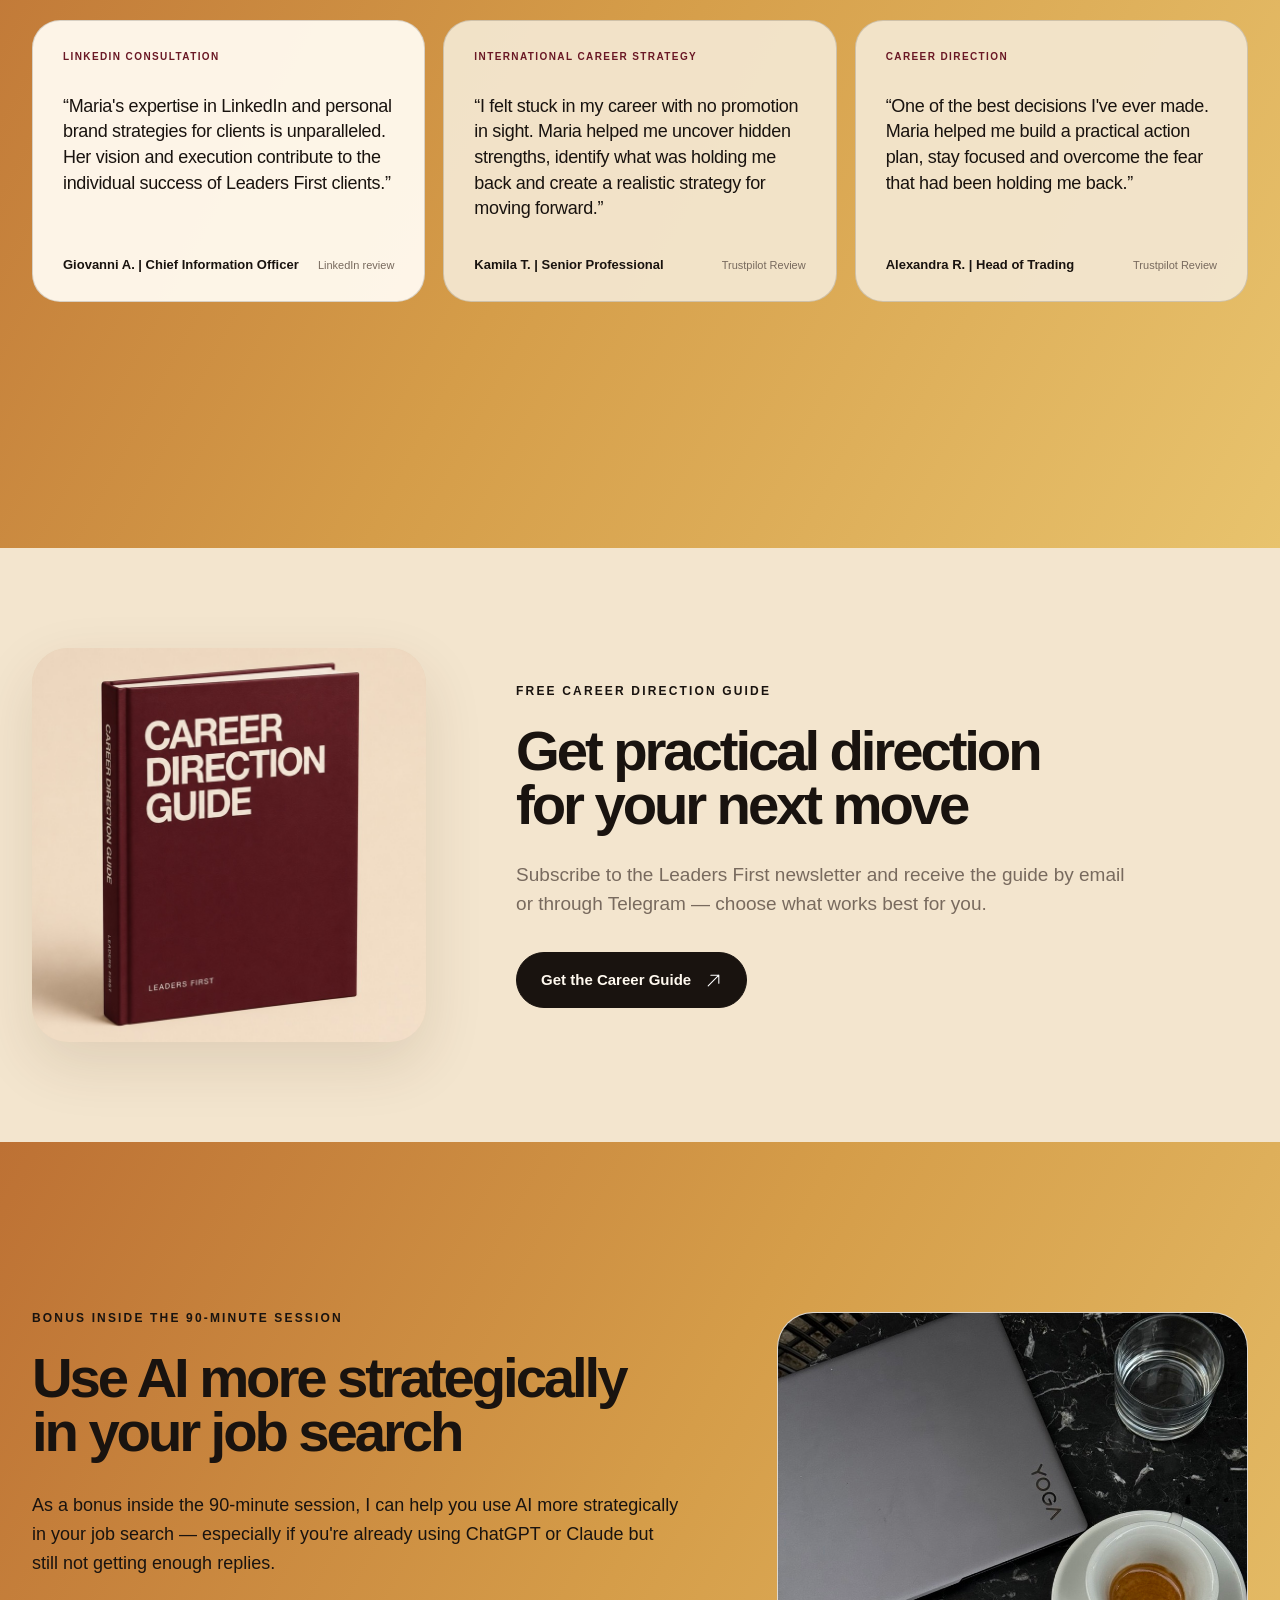
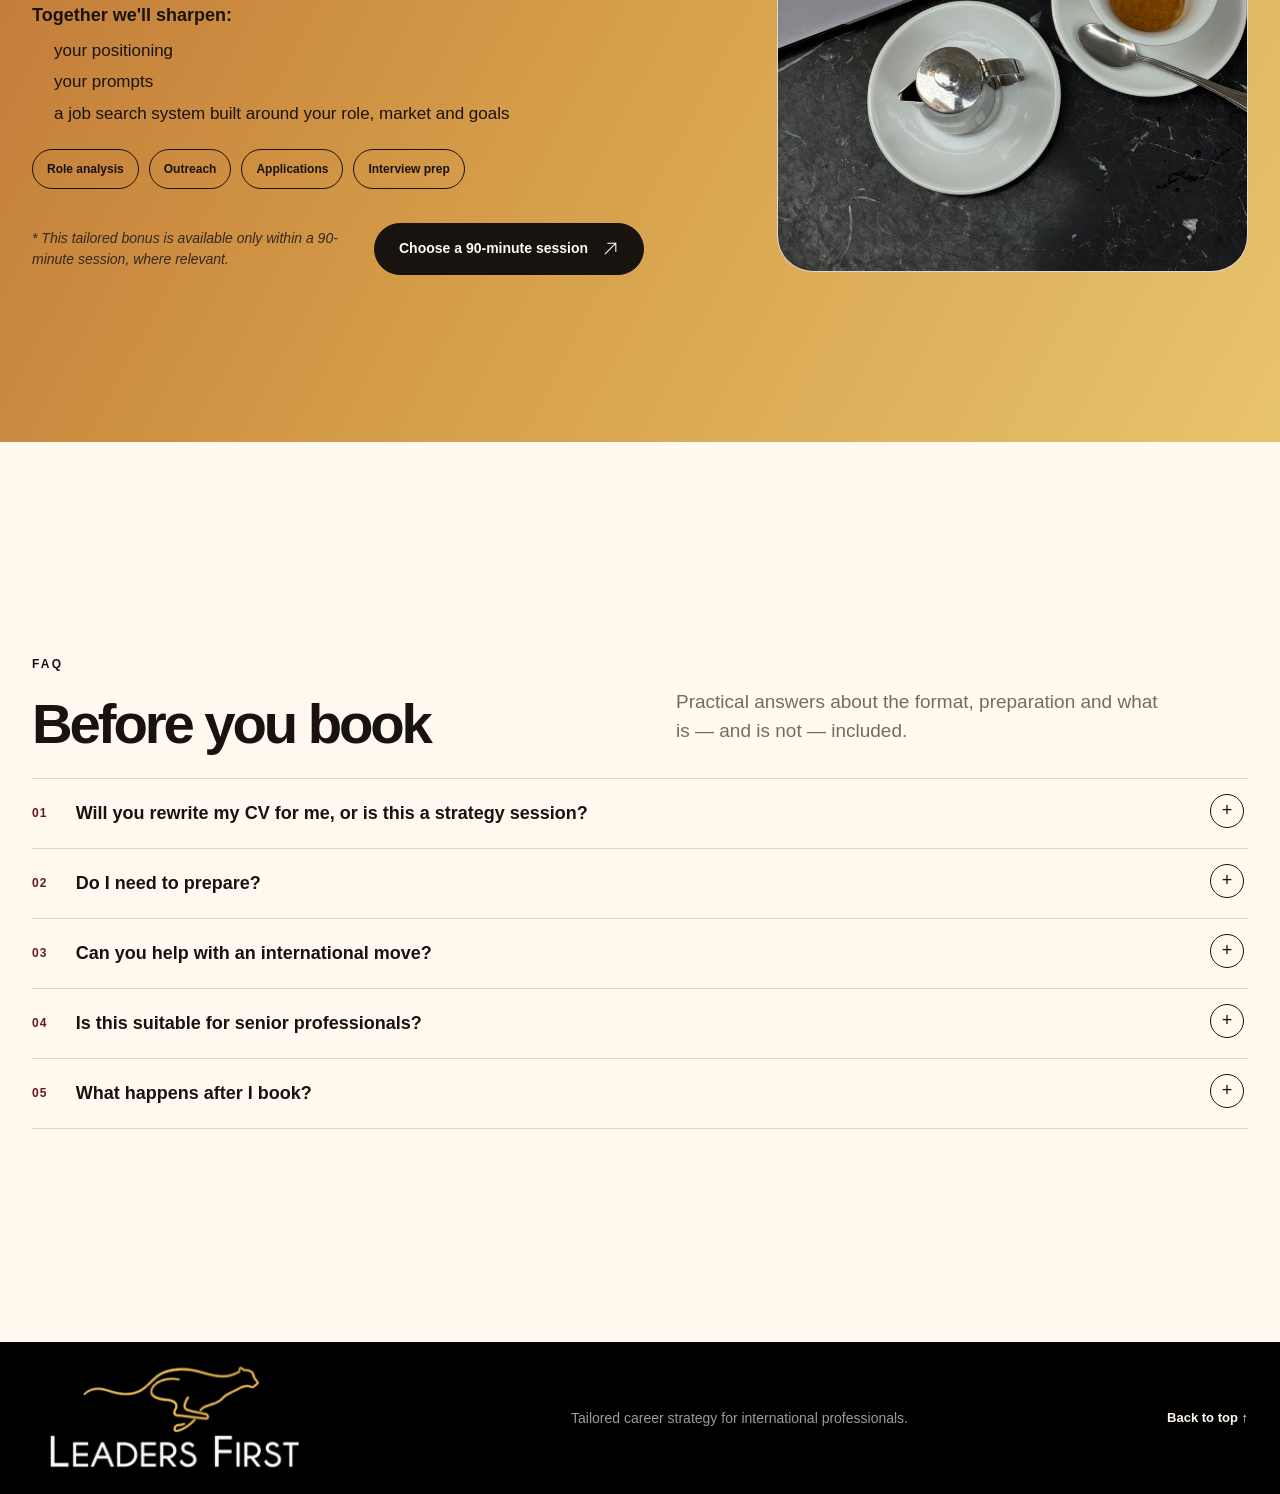
<file: career/index.html>
<!DOCTYPE html><html lang="en" data-landing-variant="career" data-default-service="career_clarity_direction" data-hide-deep-session="true"><head><meta charSet="utf-8"/><meta name="viewport" content="width=device-width, initial-scale=1"/><link rel="preload" href="../assets/leaders-first-logo.png" as="image"/><link rel="preload" href="../assets/arrow-up-right.svg" as="image"/><link rel="preload" href="../assets/maria-portrait.jpeg" as="image"/><link rel="preload" href="../assets/raeng-logo.png" as="image"/><link rel="preload" href="../assets/forbes-logo.svg" as="image"/><link rel="preload" href="../assets/career-move.jpeg" as="image"/><link rel="preload" href="../assets/linkedin-logo.svg" as="image"/><link rel="preload" href="../assets/maria-speaking.jpeg" as="image"/><link rel="preload" href="../assets/career-direction-guide.jpg" as="image"/><link rel="preload" href="../assets/career-workspace.jpeg" as="image"/><link rel="preload" href="../assets/leaders-first-footer-logo.jpg" as="image"/><title>Career Clarity &amp; Direction — Leaders First</title><meta name="description" content="A focused 1:1 Career Clarity &amp; Direction session for international professionals choosing their strongest next move."/><meta property="og:title" content="Choose your next career move with clarity"/><meta property="og:description" content="Career Clarity &amp; Direction with Maria · Leaders First"/><meta property="og:type" content="website"/><meta property="og:image" content="/og.png"/><meta property="og:image:width" content="1200"/><meta property="og:image:height" content="630"/><meta name="twitter:card" content="summary_large_image"/><meta name="twitter:title" content="Choose your next career move with clarity"/><meta name="twitter:description" content="Career Clarity &amp; Direction with Maria · Leaders First"/><meta name="twitter:image" content="/og.png"/><meta name="twitter:image:width" content="1200"/><meta name="twitter:image:height" content="630"/><link rel="shortcut icon" href="../favicon.svg"/><link rel="icon" href="../favicon.svg"/>
<script src="../assets/analytics.js"></script>
<link rel="stylesheet" href="https://assets.calendly.com/assets/external/widget.css"/>
<link rel="stylesheet" href="../assets/site.css"/>
</head><body data-standalone="true"><main><header class="site-header"><a class="brand" href="#top" aria-label="Leaders First home"><span class="brand-logo" aria-hidden="true"><img src="../assets/leaders-first-logo.png" alt=""/></span></a><nav class="desktop-nav" aria-label="Main navigation"><a href="#sessions">Services</a><a href="#how-it-works">What you will get</a><a href="#about">About Leaders First</a><a href="#ai-support">AI Job Search</a><a class="nav-guide-link" href="#career-guide">Free Career Guide</a><a href="#faq">FAQ</a></nav><a class="button button--small button--ink" href="#sessions" data-lead-source="header" data-lead-cta="Choose a session">Book a session <img class="button__icon" src="../assets/arrow-up-right.svg" alt="" aria-hidden="true"/></a><details class="mobile-menu" data-mobile-menu="true"><summary aria-label="Open navigation menu"><span aria-hidden="true"></span><span aria-hidden="true"></span><span aria-hidden="true"></span></summary><div class="mobile-menu__panel"><nav aria-label="Mobile navigation"><a href="#sessions">Services</a><a href="#how-it-works">What you will get</a><a href="#about">About Leaders First</a><a href="#ai-support">AI Job Search</a><a class="nav-guide-link" href="#career-guide">Free Career Guide</a><a href="#faq">FAQ</a></nav><a class="mobile-menu__booking" href="#sessions" data-lead-source="mobile_menu" data-lead-cta="Choose a session">Book a session <img class="button__icon" src="../assets/arrow-up-right.svg" alt="" aria-hidden="true"/></a></div></details></header><section class="hero" id="top"><div class="hero__copy"><p class="eyebrow">Career Clarity &amp; Direction</p><h1>Choose your next move <span>with career clarity</span></h1><p class="hero__lede">For international professionals who need a clear direction, stronger positioning and a practical plan for their next move.</p><aside class="hero__outcomes" aria-label="What you will get"><p>What will you get?</p><ol><li><span>01</span><strong>A clearer answer to “What should I do next?”</strong></li><li><span>02</span><strong>Your strongest direction and positioning angle</strong></li><li><span>03</span><strong>A practical next-step plan</strong></li></ol></aside><div class="button-row"><a class="button button--ink" href="#sessions" data-lead-source="hero_booking" data-lead-cta="Choose a session">Book a 1:1 session <img class="button__icon" src="../assets/arrow-up-right.svg" alt="" aria-hidden="true"/></a></div></div><div class="hero__visual hero__visual--desktop"><div class="photo-slot photo-slot--filled photo-slot--hero"><img src="../assets/maria-portrait.jpeg" alt="Maria Blinova, CEO of Leaders First"/></div><div class="hero__maria-intro"><strong>Maria Blinova · CEO, Leaders First</strong><p>A London-based career advisor with 17 years of international experience and over 8 years in career consulting and professional development.</p></div><div class="hero__credentials" aria-label="Maria&#x27;s professional credentials"><span><small>Mentor at</small><img src="../assets/raeng-logo.png" alt="Royal Academy of Engineering"/></span><span><small>Featured in</small><img src="../assets/forbes-logo.svg" alt="Forbes"/></span></div></div></section><section class="section section--cream" id="who"><div class="section-heading section-heading--split"><div><p class="eyebrow">This is for you, if…</p><h2>You achieved a lot,<br/><span class="audience-heading-line">but what&#x27;s next isn&#x27;t clear</span></h2></div><p class="audience-prompt"><em>Sound familiar?</em><br/><em>Recognise yourself here?</em></p></div><div class="audience-grid"><article class="audience-card"><span class="audience-card__emoji" aria-hidden="true">🤔</span><p>I don&#x27;t know what my next move should be</p></article><article class="audience-card"><span class="audience-card__emoji" aria-hidden="true">📈</span><p>I want to earn more, but I&#x27;m stuck where I am</p></article><article class="audience-card"><span class="audience-card__emoji" aria-hidden="true">✈️</span><p>I&#x27;m moving to a new industry or country</p></article><article class="audience-card"><span class="audience-card__emoji" aria-hidden="true">💎</span><p>My LinkedIn doesn&#x27;t show what I&#x27;m really worth</p></article><article class="audience-card"><span class="audience-card__emoji" aria-hidden="true">📭</span><p>Recruiters just aren&#x27;t reaching out to me</p></article><article class="audience-card"><span class="audience-card__emoji" aria-hidden="true">🌀</span><p>My job search feels all over the place</p></article></div></section><div id="mobile-profile" class="hero__visual hero__visual--mobile"><div class="photo-slot photo-slot--filled photo-slot--hero"><img src="../assets/maria-portrait.jpeg" alt="Maria Blinova, CEO of Leaders First"/></div><div class="hero__maria-intro"><strong>Maria Blinova · CEO, Leaders First</strong><p>A London-based career advisor with 17 years of international experience and over 8 years in career consulting and professional development.</p></div><div class="hero__credentials" aria-label="Maria&#x27;s professional credentials"><span><small>Mentor at</small><img src="../assets/raeng-logo.png" alt="Royal Academy of Engineering"/></span><span><small>Featured in</small><img src="../assets/forbes-logo.svg" alt="Forbes"/></span></div></div><section class="editorial-break"><div class="photo-slot photo-slot--filled photo-slot--wide"><img src="../assets/career-move.jpeg" alt="International professional taking the next step in his career"/></div><div class="editorial-break__copy"><p class="eyebrow">The outcome</p><h2><span class="editorial-break__headline-line">Clarity you can</span><span>act on</span></h2><p>You&#x27;ll know where you&#x27;re going, how to present yourself with confidence, and what to do first<br/>Clear priorities for the next 30 days</p></div></section><section class="outcomes section section--cream"><div class="section-heading"><p class="eyebrow">After the session</p><h2>Confidence to move forward</h2></div><div class="outcome-grid"><article><span class="outcome-label">Mindset</span><h3>Calm and confident</h3><ul><li>Know what to do next</li><li>Trust your experience and professional story</li><li>Focus on opportunities worth your time</li></ul></article><article><span class="outcome-label">Practical tools</span><h3>Tools you can use immediately</h3><ul><li>Realistic options for your next move</li><li>A stronger LinkedIn and positioning</li><li>A practical 30-day action plan</li></ul></article></div></section><section class="section section--amber" id="sessions"><div class="section-heading session-heading"><h2 class="session-heading__lead">Choose your next step<br/><span>Move forward with clarity</span></h2><p class="eyebrow">Choose your session</p></div><div class="session-grid"><article class="session-card session-card--wine"><h3>Career Clarity &amp; Direction</h3><p>Choose your strongest direction and next move.</p><div class="price-row" translate="no"><div class="price-row__session price-row__session--offer"><span>Power Session · 50 min</span><div class="price-row__offer"><div><del>£150</del><strong>£120</strong></div><em>Special offer — ends 30 August</em></div></div><div><span>Deep Session · 90 min</span><strong>£195</strong></div></div><details data-session-details="true"><summary>What’s included in this session?</summary><div class="session-inclusions"><section><header><strong>£120 · 50 min</strong><span>Power Session</span></header><p>Focused recommendations for the decision you need to make now.</p><ul><li>Pre-session questionnaire and situation review</li><li>Career direction and positioning recommendations</li><li>Clear priorities and practical next steps</li></ul></section><section class="session-inclusions__deep"><header><strong>£195 · 90 min</strong><span>Deep Session</span></header><p>For a more substantial career reset and a detailed plan for the next 30 days.</p><p class="session-inclusions__included">Everything included in the focused session, <strong>plus</strong></p><ul><li>Deeper skills assessment aligned with skills-based hiring</li><li>Transferable strengths, gaps and best-fit directions</li><li>Hidden Job Market access, outreach recommendations and a practical 30-day plan</li><li>Bonus AI Job Search support where relevant</li></ul></section></div></details><a class="button button--white js-open-booking" href="#booking-form" aria-haspopup="dialog" data-lead-source="services_career_clarity" data-lead-cta="Book Career Clarity &amp; Direction" data-session-id="career_clarity_direction" data-session-title="Career Clarity &amp; Direction Session" data-payment-url="">Book the Session <img class="button__icon" src="../assets/arrow-up-right.svg" alt="" aria-hidden="true"/></a></article></div></section><section class="section section--cream" id="how-it-works"><div class="section-heading section-heading--split"><div><p class="eyebrow">How it works</p><h2>A focused format built around you</h2><p class="how-description">One-to-one strategy, tailored to your situation — from first question to a clear plan.</p></div><div class="section-heading__action"><div class="button-row"><a class="button button--small button--ink" href="#sessions" data-lead-source="how_it_works_booking" data-lead-cta="Choose a session">Book a session <img class="button__icon" src="../assets/arrow-up-right.svg" alt="" aria-hidden="true"/></a></div></div></div><div class="steps"><article><span>01</span><h3>Choose your session</h3><p>Pick the session that fits your goal — booking takes a couple of minutes.</p></article><article><span>02</span><h3>Share your context</h3><p>A short questionnaire helps me understand your situation before we meet, so no time is wasted.</p></article><article><span>03</span><h3>Work through it together</h3><p>A private session where we shape your direction, story and positioning around your goals.</p></article><article><span>04</span><h3>Move forward with clarity</h3><p>You leave with a clear direction and practical next steps you can act on.</p></article></div></section><section class="about section" id="about"><div class="about__visual"><div class="photo-slot photo-slot--filled photo-slot--about"><img src="../assets/maria-speaking.jpeg" alt="Maria speaking to an international business audience"/></div><div class="about__glass-stats" aria-label="Maria Blinova career consulting results"><div><strong>1,000+</strong><span>LinkedIn profiles updated</span></div><div><strong>500+</strong><span>professionals secured new roles</span></div><div><strong>1,200+</strong><span>hours of one-to-one consultations</span></div></div></div><div class="about__copy"><h2>Why you can trust me with your career</h2><p>Hi, I’m Maria</p><p>My clients secure new roles and make career moves across the UK, Europe, the Middle East and Latin America.</p><p>They include professionals from Deutsche Bank, BlackRock, Google, Meta, Cisco, Tesla and UniCredit.</p><p>I’m a Forbes contributor and mentor deep-tech start-ups through the Royal Academy of Engineering’s accelerator programme.</p><p>Regular conversations with recruiters, HR leaders and hiring managers keep my advice grounded in today’s job market - not outdated career guidance.</p><a class="button button--white js-open-booking about__cta" href="#booking-form" aria-haspopup="dialog" data-lead-source="about_maria" data-lead-cta="Book a Career Session" data-session-id="career_clarity_direction" data-session-title="Career Clarity &amp; Direction Session" data-payment-url="">Book a Career Session <img class="button__icon" src="../assets/arrow-up-right.svg" alt="" aria-hidden="true"/></a></div></section><section class="reviews section" id="reviews"><div class="section-heading section-heading--split"><div><p class="eyebrow">Client stories</p><h2>What clients say</h2></div><p>Clear thinking, practical next steps and advice shaped around the person — not a generic career formula.</p></div><div class="reviews-grid"><article class="review-card"><div class="review-card__top"><span>LinkedIn Consultation</span></div><p>“<!-- -->Maria&#x27;s expertise in LinkedIn and personal brand strategies for clients is unparalleled. Her vision and execution contribute to the individual success of Leaders First clients.<!-- -->”</p><div class="review-card__meta"><strong>Giovanni A. | Chief Information Officer</strong><span>LinkedIn review</span></div></article><article class="review-card"><div class="review-card__top"><span>International Career Strategy</span></div><p>“<!-- -->I felt stuck in my career with no promotion in sight. Maria helped me uncover hidden strengths, identify what was holding me back and create a realistic strategy for moving forward.<!-- -->”</p><div class="review-card__meta"><strong>Kamila T. | Senior Professional</strong><span>Trustpilot Review</span></div></article><article class="review-card"><div class="review-card__top"><span>Career Direction</span></div><p>“<!-- -->One of the best decisions I&#x27;ve ever made. Maria helped me build a practical action plan, stay focused and overcome the fear that had been holding me back.<!-- -->”</p><div class="review-card__meta"><strong>Alexandra R. | Head of Trading</strong><span>Trustpilot Review</span></div></article></div></section><section class="guide section" id="career-guide"><div class="guide__book"><img src="../assets/career-direction-guide.jpg" alt="Career Direction Guide by Leaders First"/></div><div class="guide__copy"><p class="eyebrow">Free Career Direction Guide</p><h2>Get practical direction for your next move</h2><p>Subscribe to the Leaders First newsletter and receive the guide by email or through Telegram — choose what works best for you.</p><button class="button button--ink js-open-guide" type="button" aria-haspopup="dialog" data-lead-source="free_guide_block" data-lead-cta="Get the Career Guide">Get the Career Guide <img class="button__icon" src="../assets/arrow-up-right.svg" alt="" aria-hidden="true"/></button></div></section><section class="ai-support section" id="ai-support"><div class="ai-support__copy"><p class="eyebrow">Bonus inside the 90-minute session</p><h2>Use AI more strategically in your job search</h2><p class="ai-support__intro">As a bonus inside the 90-minute session, I can help you use AI more strategically in your job search — especially if you&#x27;re already using ChatGPT or Claude but still not getting enough replies.</p><div class="ai-support__sharpen"><p>Together we&#x27;ll sharpen:</p><ul><li>your positioning</li><li>your prompts</li><li>a job search system built around your role, market and goals</li></ul></div><div class="chip-row"><span>Role analysis</span><span>Outreach</span><span>Applications</span><span>Interview prep</span></div><div class="ai-support__cta"><p>* This tailored bonus is available only within a 90-minute session, where relevant.</p><a class="button button--ink" href="#sessions" data-lead-source="ai_support" data-lead-cta="Choose a session">Choose a 90-minute session <img class="button__icon" src="../assets/arrow-up-right.svg" alt="" aria-hidden="true"/></a></div></div><div class="photo-slot photo-slot--filled photo-slot--detail"><img src="../assets/career-workspace.jpeg" alt="Laptop and coffee on a calm professional workspace"/></div></section><section class="faq section section--cream" id="faq"><div class="section-heading section-heading--split"><div><p class="eyebrow">FAQ</p><h2>Before you book</h2></div><p>Practical answers about the format, preparation and what is — and is not — included.</p></div><div class="faq-list"><details><summary><span>01</span>Will you rewrite my CV for me, or is this a strategy session?</summary><p>This is a strategy session, not a generic done-for-you CV writing service. In the 50-minute Power Session, you receive focused recommendations for the decision you need to make now. The 90-minute Deep Session adds a deeper skills assessment, best-fit directions and a practical 30-day plan.</p></details><details><summary><span>02</span>Do I need to prepare?</summary><p>Yes. After booking, you will complete a focused questionnaire and, depending on the session, share your LinkedIn profile, target roles or example vacancies. This lets us spend the session on decisions and strategy — not basic information gathering.</p></details><details><summary><span>03</span>Can you help with an international move?</summary><p>Yes. I work with international professionals considering the UK, Italy, Switzerland and wider European markets. We can assess realistic role options, positioning, visibility and the steps to take before applying.</p></details><details><summary><span>04</span>Is this suitable for senior professionals?</summary><p>Yes. It is especially useful when you have strong experience but need a clearer story, stronger market positioning or a realistic route into a more senior role.</p></details><details><summary><span>05</span>What happens after I book?</summary><p>You choose a time, pay online and receive the pre-session questionnaire. I review your answers before we meet, so our time stays focused on clarity, positioning and practical next steps.</p></details></div></section><div class="quiz-modal guide-modal" id="guide-form" role="dialog" aria-modal="true" aria-labelledby="guide-form-title" hidden=""><button class="quiz-modal__backdrop" type="button" aria-label="Close guide form" data-close-guide="true"></button><div class="quiz-modal__panel guide-modal__panel" role="document"><header class="quiz-modal__header guide-modal__header"><a class="brand" href="#top" tabindex="-1"><span class="brand-logo" aria-hidden="true"><img src="../assets/leaders-first-logo.png" alt=""/></span></a><span class="booking-modal__label">Free Career Direction Guide</span><button class="quiz-modal__close" type="button" aria-label="Close guide form" data-close-guide="true">×</button></header><section class="guide-step" data-guide-step="form"><p class="eyebrow">Choose how to receive it</p><h2 id="guide-form-title">Subscribe and get the guide</h2><p class="guide-step__lede">Join the Leaders First newsletter and receive the Career Direction Guide in the channel that suits you.</p><form class="guide-form"><input type="hidden" name="form_name"/><input type="hidden" name="lead_intent"/><input type="hidden" name="lead_source"/><input type="hidden" name="lead_cta"/><input type="hidden" name="landing_variant" value="career"/><input type="hidden" name="requested_asset"/><input type="hidden" name="automation_action"/><input type="hidden" name="page_url"/><input type="hidden" name="page_referrer"/><input type="hidden" name="guide_opened_at"/><input type="hidden" name="submitted_at"/><input type="hidden" name="utm_source"/><input type="hidden" name="utm_medium"/><input type="hidden" name="utm_campaign"/><input type="hidden" name="utm_content"/><input type="hidden" name="utm_term"/><fieldset class="guide-channel"><legend>Where would you like to receive the guide?</legend><label><input type="radio" required="" name="delivery_channel" value="email"/><span><strong>Email</strong><small>Receive the guide and future career insights by email.</small></span></label><label><input type="radio" required="" name="delivery_channel" value="telegram"/><span><strong>Telegram</strong><small>Continue through the Leaders First Telegram bot.</small></span></label></fieldset><div class="guide-form__email" data-guide-email-fields="true" hidden=""><label><span>Name</span><input autoComplete="name" placeholder="Your name" name="name"/></label><label><span>Email</span><input type="email" autoComplete="email" placeholder="you@example.com" name="email"/></label><label class="guide-consent"><input type="checkbox" name="newsletter_consent" value="yes"/><span>I agree to receive the guide and Leaders First career emails. I can unsubscribe at any time.</span></label></div><button class="button button--ink" type="submit" data-guide-email-submit="true" hidden="">Subscribe &amp; get the guide <img class="button__icon" src="../assets/arrow-up-right.svg" alt="" aria-hidden="true"/></button><button class="button button--telegram" type="submit" data-guide-telegram-submit="true" hidden="">Continue to Telegram <img class="button__icon" src="../assets/arrow-up-right.svg" alt="" aria-hidden="true"/></button></form></section><section class="guide-step guide-success" data-guide-step="success" hidden=""><p class="eyebrow">Thank you</p><h2 data-guide-success-title="true">Your guide is on its way</h2><p data-guide-success-copy="true">Check your inbox for the Career Direction Guide.</p><button class="button button--ink" type="button" data-close-guide="true">Return to the site</button></section></div></div><div class="quiz-modal booking-modal" id="booking-form" role="dialog" aria-modal="true" aria-labelledby="booking-title" hidden=""><button class="quiz-modal__backdrop" type="button" aria-label="Close booking form" data-close-booking="true"></button><div class="quiz-modal__panel booking-modal__panel" role="document"><header class="quiz-modal__header booking-modal__header"><a class="brand" href="#top" tabindex="-1"><span class="brand-logo" aria-hidden="true"><img src="../assets/leaders-first-logo.png" alt=""/></span></a><span class="booking-modal__label">Secure your 1:1 session</span><button class="quiz-modal__close" type="button" aria-label="Close booking form" data-close-booking="true">×</button></header><section class="booking-step" data-booking-step="form"><p class="eyebrow">Selected session</p><h2 id="booking-title" data-booking-title="true">Book your 1:1 session</h2><div class="booking-summary"><span>Session</span><strong data-booking-summary="true">1:1 Career Strategy Session</strong></div><p class="booking-step__lede">First enter your contact details. Then choose the session length and continue to Calendly to select a date, confirm your booking and pay.</p><form class="booking-form"><input type="hidden" name="form_name"/><input type="hidden" name="lead_intent"/><input type="hidden" name="lead_source"/><input type="hidden" name="lead_cta"/><input type="hidden" name="landing_variant" value="career"/><input type="hidden" name="requested_service" value="career_clarity_direction"/><input type="hidden" name="payment_url"/><input type="hidden" name="page_url"/><input type="hidden" name="page_referrer"/><input type="hidden" name="booking_opened_at"/><input type="hidden" name="submitted_at"/><input type="hidden" name="utm_source"/><input type="hidden" name="utm_medium"/><input type="hidden" name="utm_campaign"/><input type="hidden" name="utm_content"/><input type="hidden" name="utm_term"/><fieldset class="booking-contact"><legend><span>1.</span> Your contact details</legend><label><span>Name</span><input autoComplete="name" required="" placeholder="Your name" name="name"/></label><label><span>Phone number</span><input type="tel" inputMode="tel" autoComplete="tel" required="" placeholder="+44 7700 900000" name="phone"/></label><label><span>Email</span><input type="email" autoComplete="email" required="" placeholder="you@example.com" name="email"/></label></fieldset><fieldset class="booking-duration"><legend><span>2.</span> Choose your session</legend><label><input type="radio" required="" name="session_duration" value="50"/><span><strong>Book Power Session</strong><small>£120 · 50 minutes</small></span></label><label><input type="radio" required="" name="session_duration" value="90"/><span><strong>Book Deep Session</strong><small>£195 · 90 minutes</small></span></label></fieldset><button class="button button--ink" type="submit" disabled="">Continue to Calendly <img class="button__icon" src="../assets/arrow-up-right.svg" alt="" aria-hidden="true"/></button><label class="booking-consent"><input type="checkbox" required="" name="privacy_consent" checked="" value="accepted"/><span>By clicking this button, you agree to the <a href="https://online.fliphtml5.com/lnpoy/lbct/" target="_blank" rel="noreferrer">Privacy Policy</a>.</span></label><p class="booking-form__note">Your details will only be used to arrange this booking and provide the service.</p></form></section><section class="booking-step booking-pending" data-booking-step="pending" hidden=""><p class="eyebrow">Booking details received</p><h2>Payment checkout is being connected</h2><p>Your request for <strong data-pending-session="true">your selected session</strong> has been prepared. Once the payment link is added, this step will redirect to checkout automatically.</p><button class="button button--ink" type="button" data-close-booking="true">Return to the site</button></section></div></div><noscript><img height="1" width="1" style="display:none" src="https://www.facebook.com/tr?id=1072423188457511&amp;ev=PageView&amp;noscript=1" alt=""/></noscript>
<script src="https://assets.calendly.com/assets/external/widget.js" async="" data-calendly-widget="true"></script><script src="../assets/forms.js"></script><noscript><div><img src="https://mc.yandex.ru/watch/111597180" style="position:absolute; left:-9999px;" alt="" /></div></noscript><footer><a class="footer-logo" href="#top" aria-label="Leaders First home"><img src="../assets/leaders-first-footer-logo.jpg" alt="Leaders First"/></a><p>Tailored career strategy for international professionals.</p><a href="#top">Back to top ↑</a></footer></main></body></html>
</file>
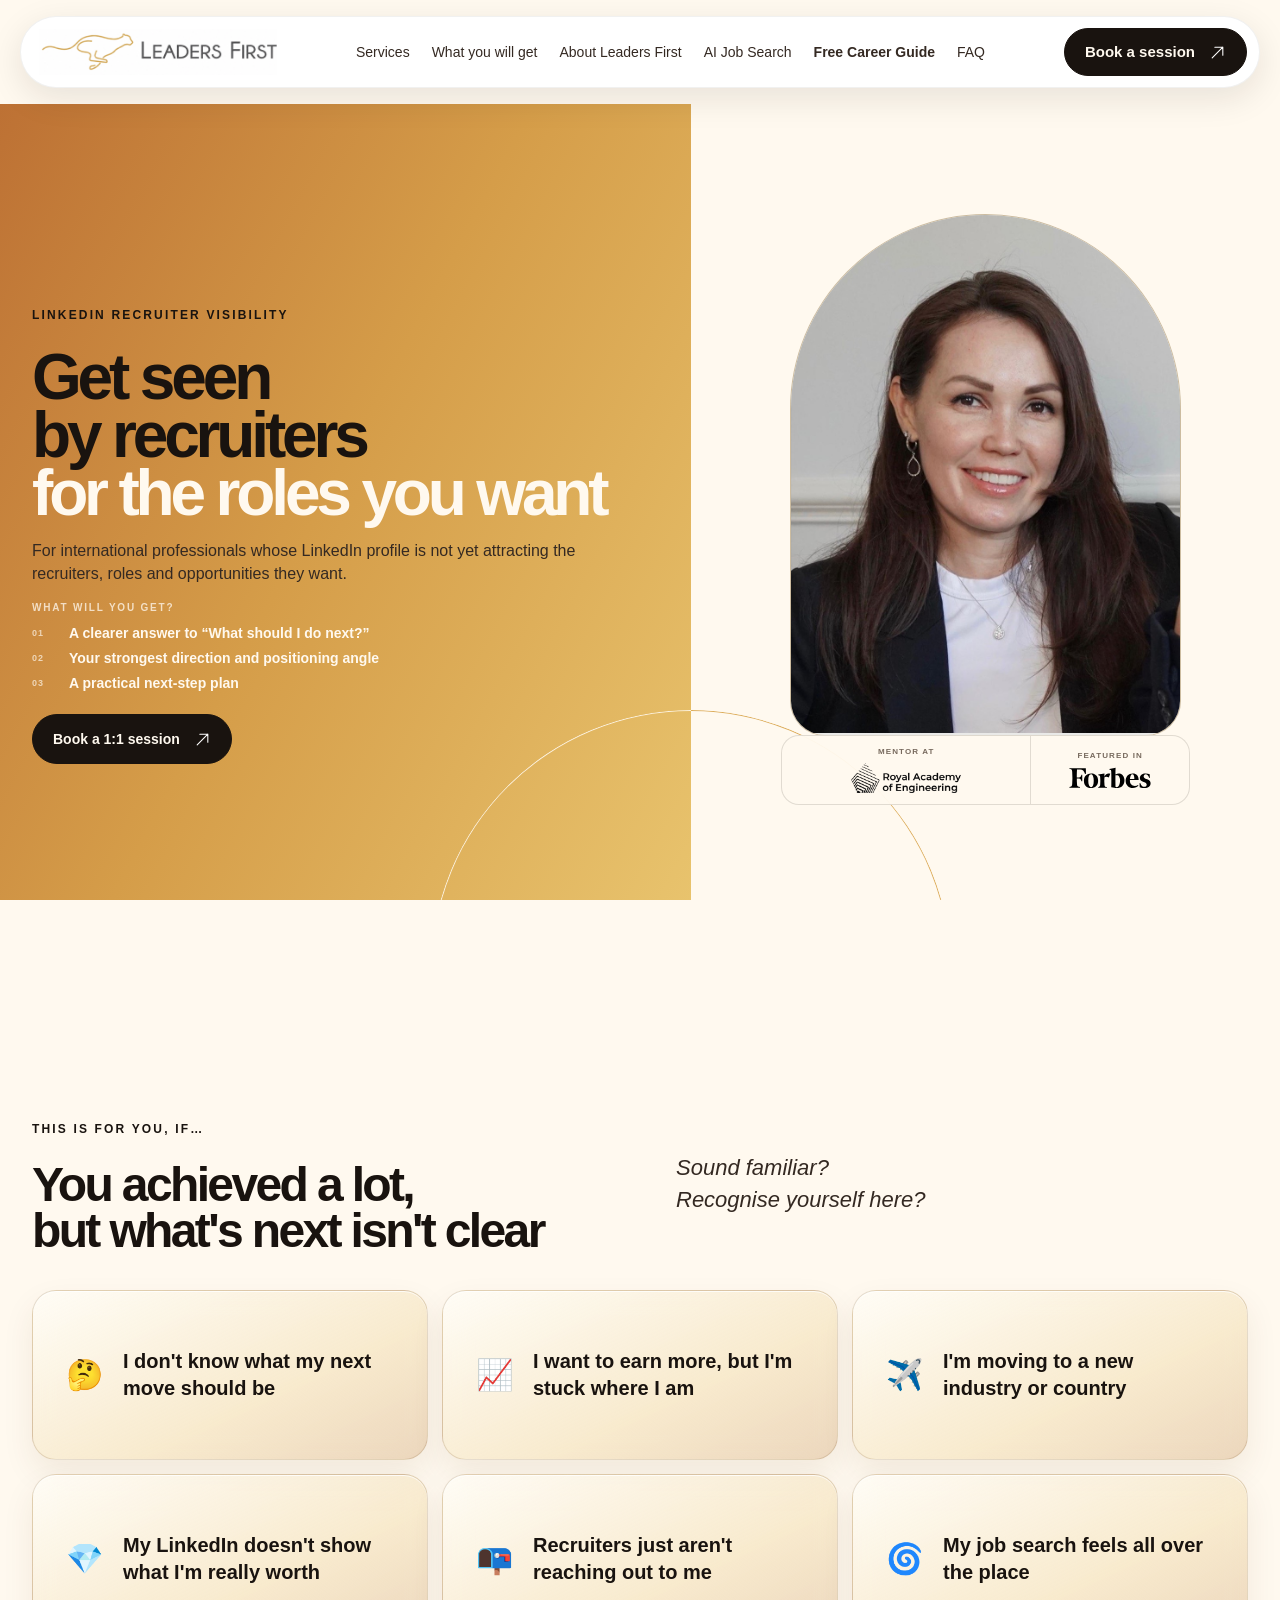
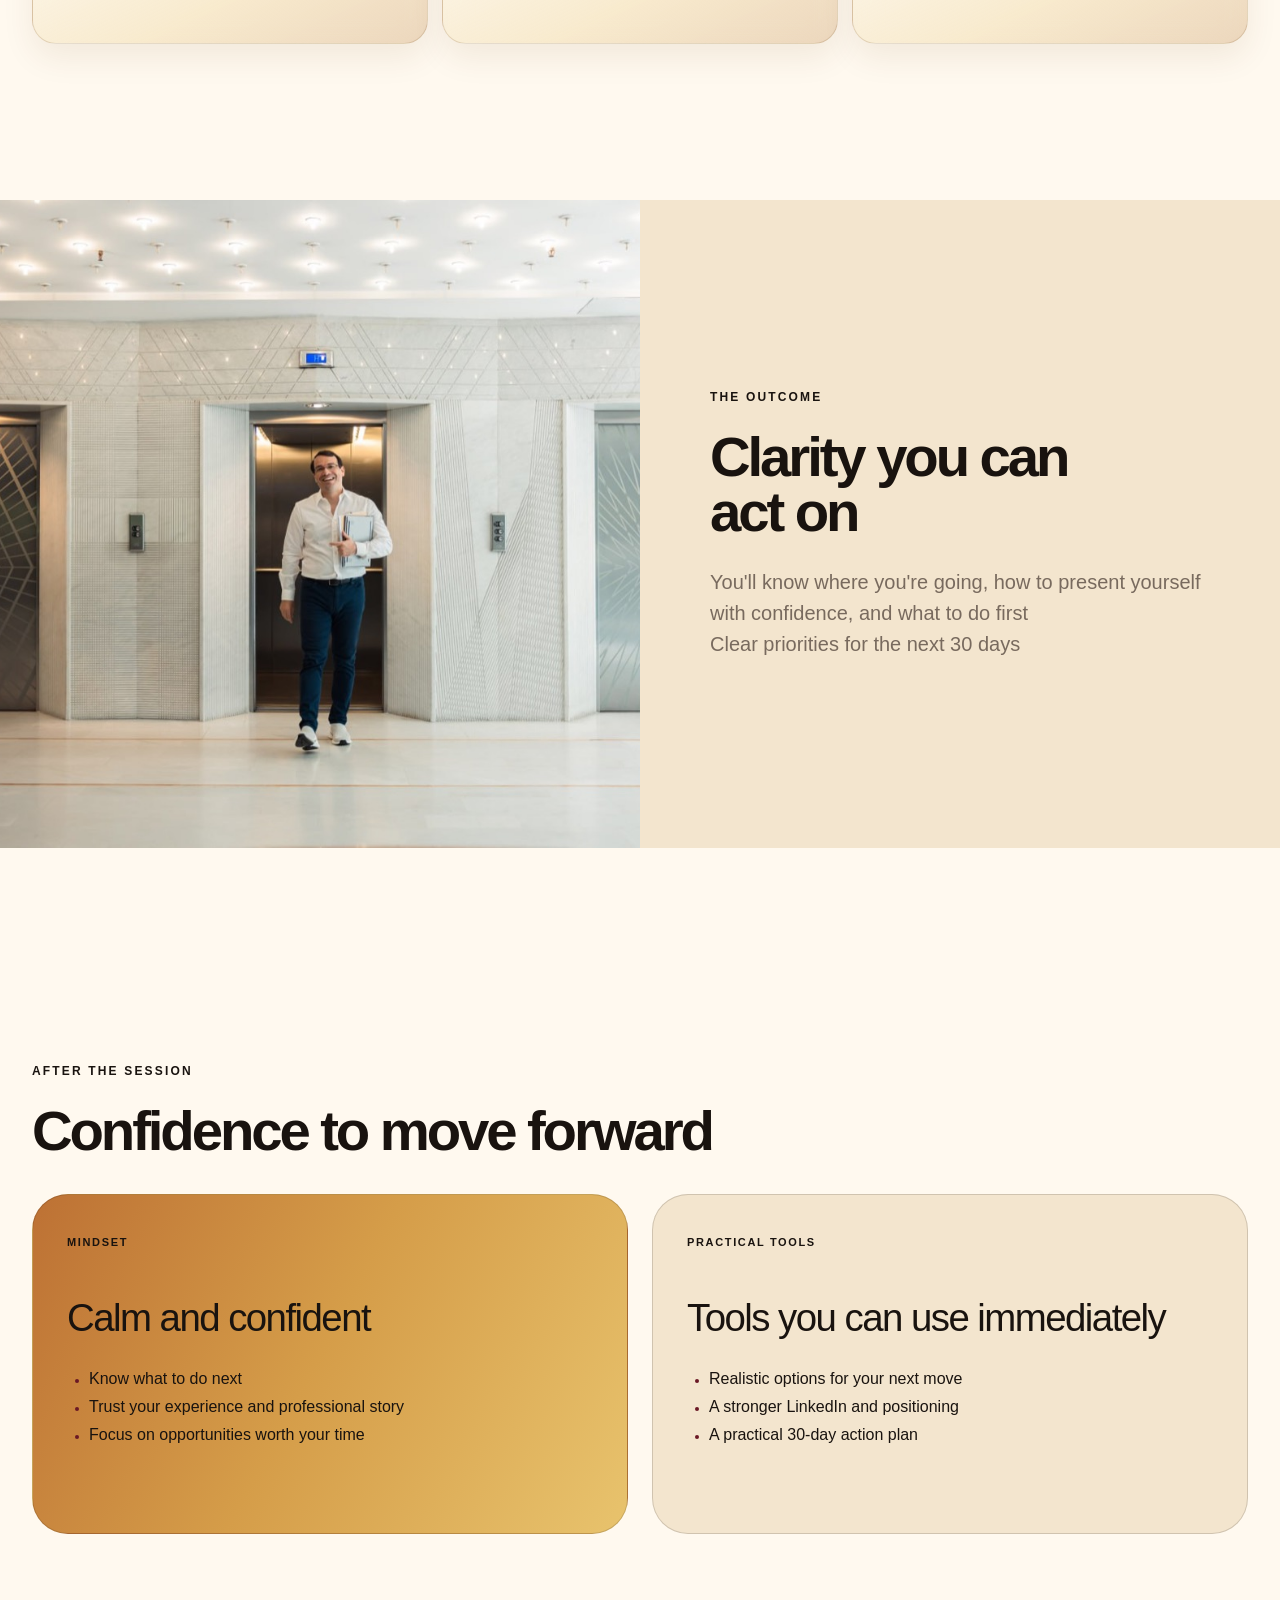
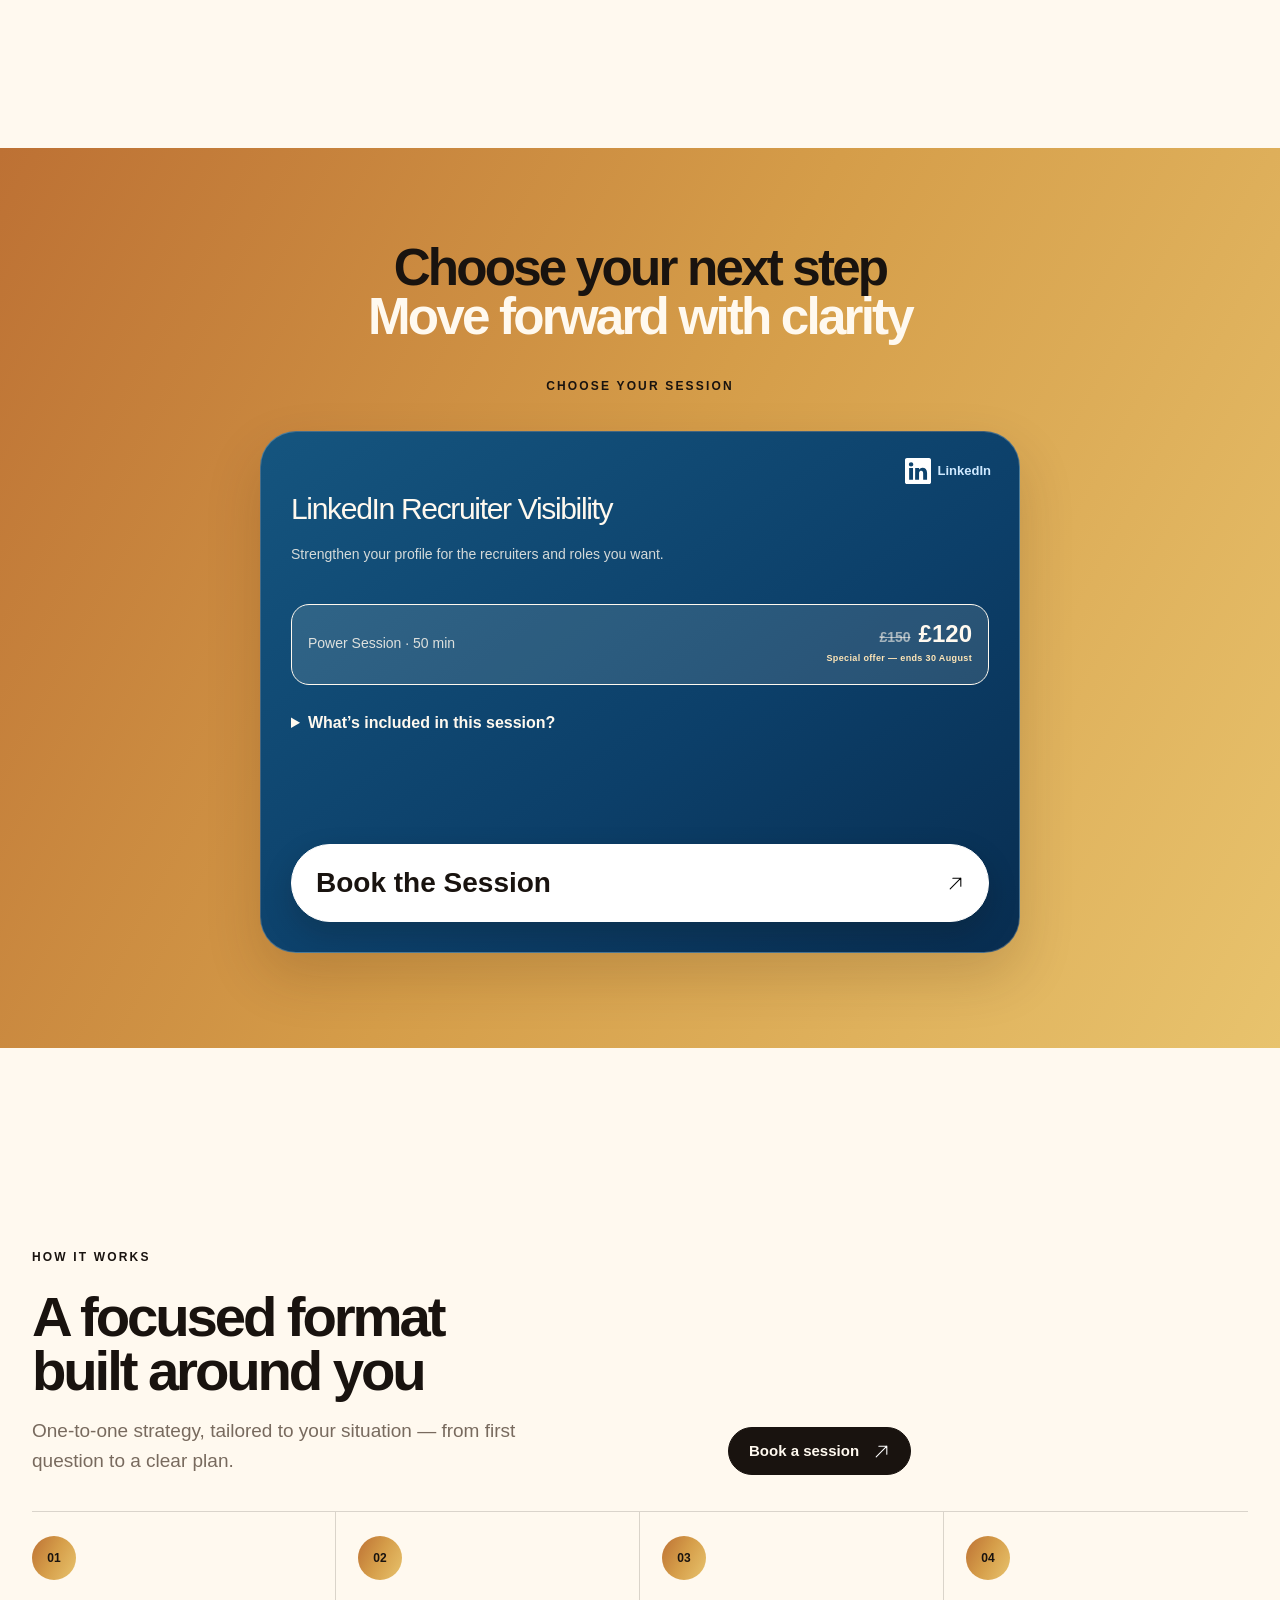
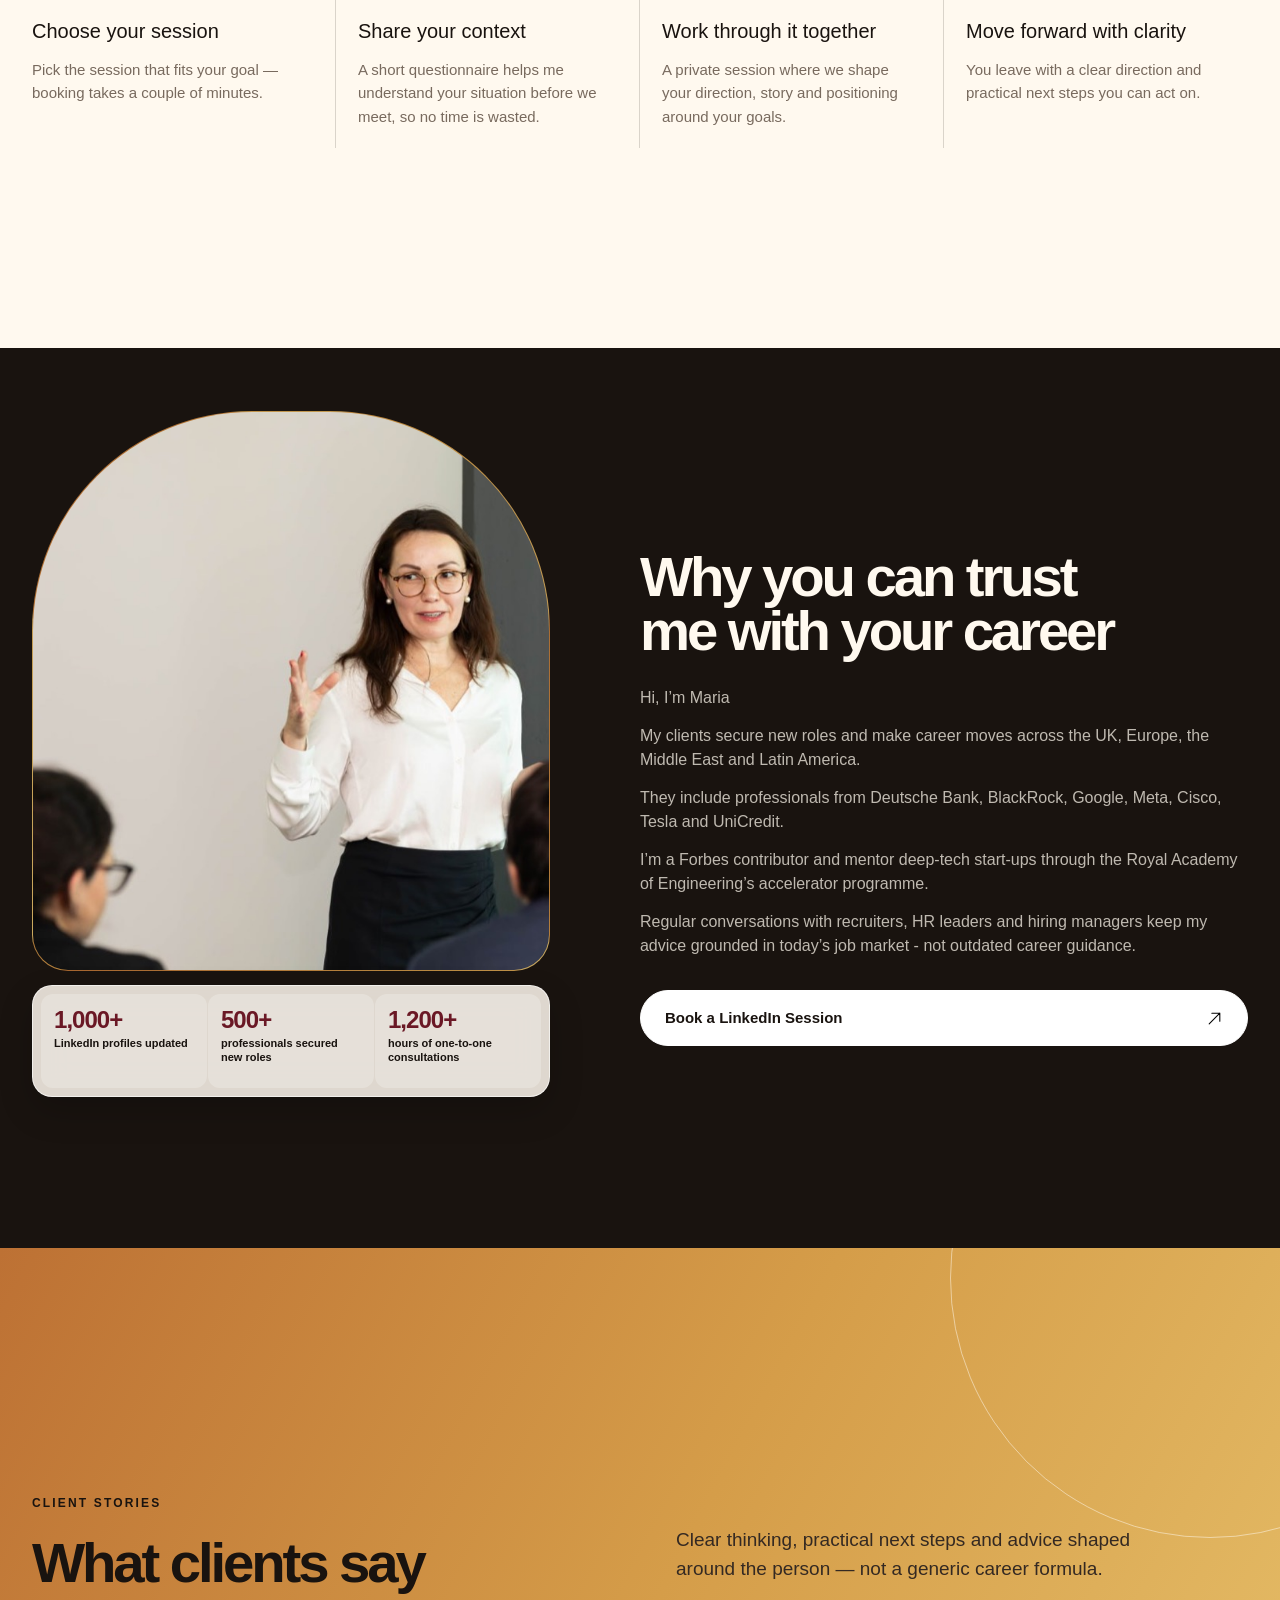
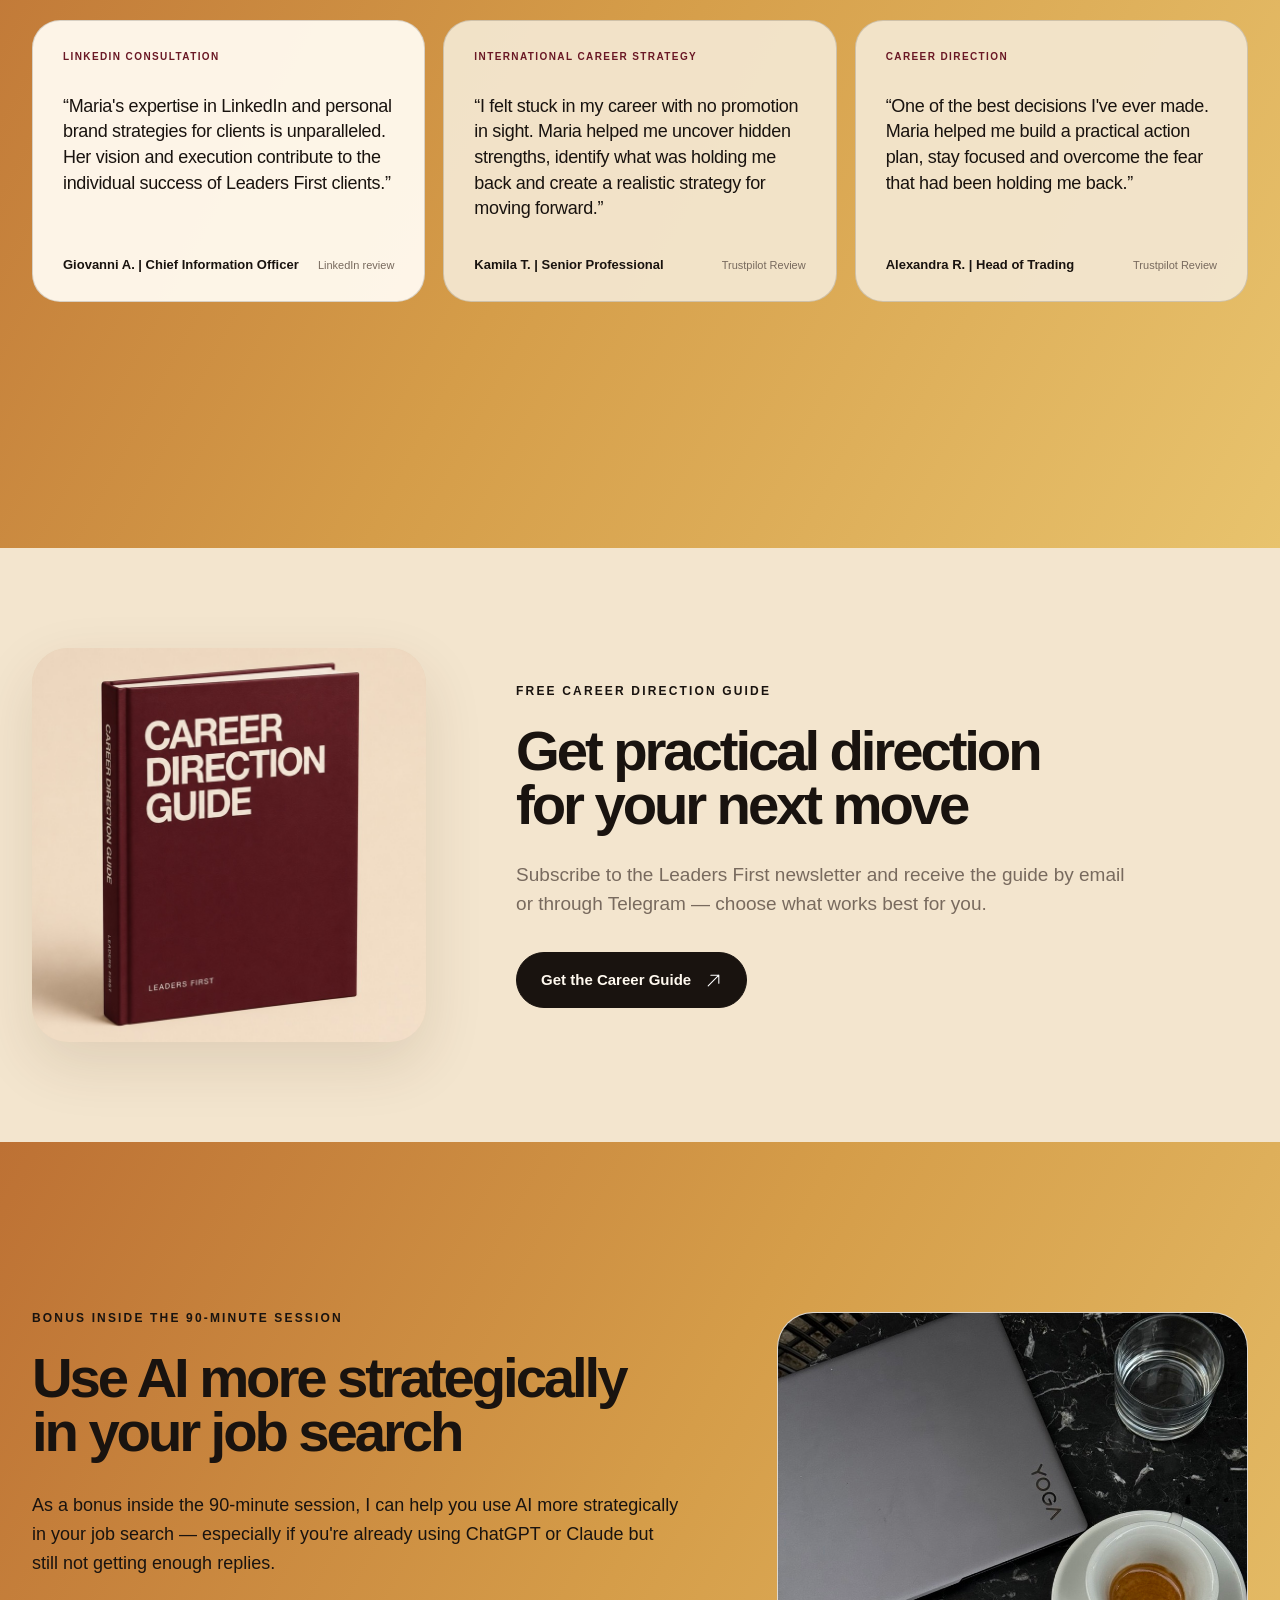
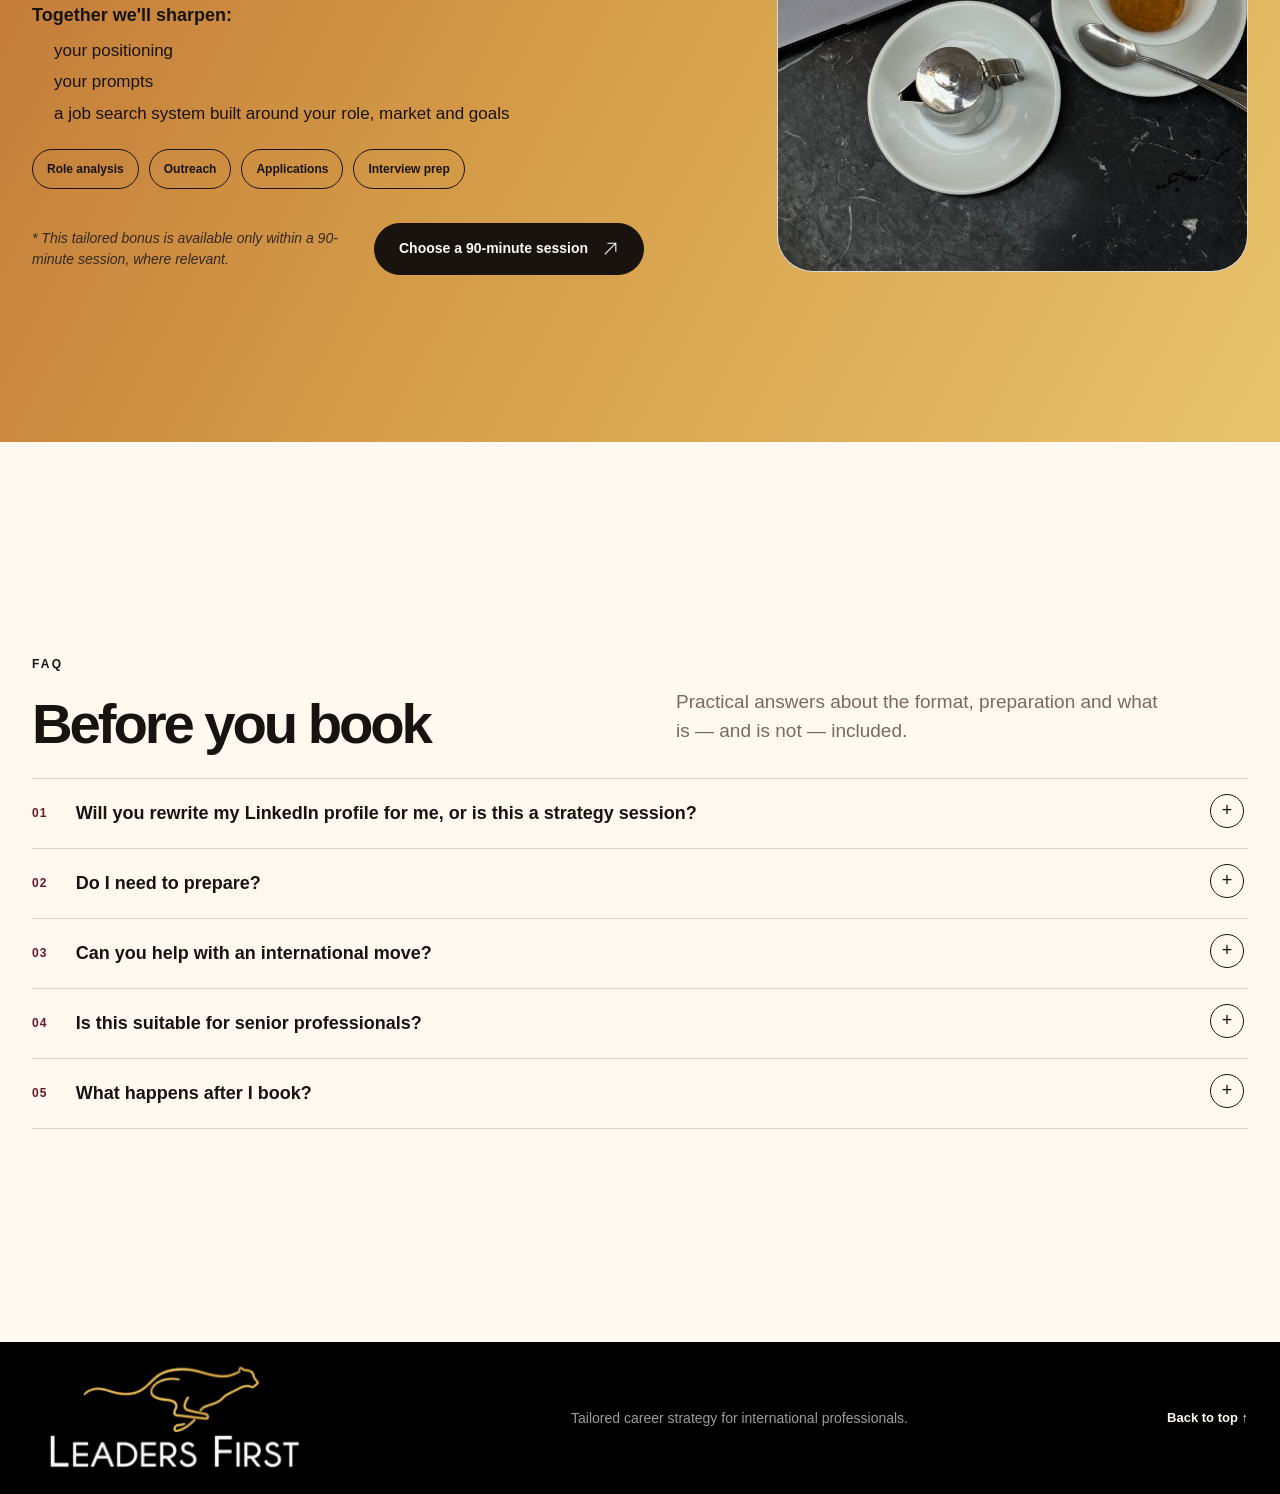
<file: linkedin/index.html>
<!DOCTYPE html><html lang="en" data-landing-variant="linkedin" data-default-service="linkedin_recruiter_visibility" data-hide-deep-session="true"><head><meta charSet="utf-8"/><meta name="viewport" content="width=device-width, initial-scale=1"/><link rel="preload" href="../assets/leaders-first-logo.png" as="image"/><link rel="preload" href="../assets/arrow-up-right.svg" as="image"/><link rel="preload" href="../assets/maria-portrait.jpeg" as="image"/><link rel="preload" href="../assets/raeng-logo.png" as="image"/><link rel="preload" href="../assets/forbes-logo.svg" as="image"/><link rel="preload" href="../assets/career-move.jpeg" as="image"/><link rel="preload" href="../assets/linkedin-logo.svg" as="image"/><link rel="preload" href="../assets/maria-speaking.jpeg" as="image"/><link rel="preload" href="../assets/career-direction-guide.jpg" as="image"/><link rel="preload" href="../assets/career-workspace.jpeg" as="image"/><link rel="preload" href="../assets/leaders-first-footer-logo.jpg" as="image"/><title>LinkedIn Recruiter Visibility — Leaders First</title><meta name="description" content="A focused 1:1 LinkedIn Recruiter Visibility session for international professionals who want stronger positioning and more recruiter attention."/><meta property="og:title" content="Get seen by the right recruiters on LinkedIn"/><meta property="og:description" content="LinkedIn Recruiter Visibility with Maria · Leaders First"/><meta property="og:type" content="website"/><meta property="og:image" content="/og.png"/><meta property="og:image:width" content="1200"/><meta property="og:image:height" content="630"/><meta name="twitter:card" content="summary_large_image"/><meta name="twitter:title" content="Get seen by the right recruiters on LinkedIn"/><meta name="twitter:description" content="LinkedIn Recruiter Visibility with Maria · Leaders First"/><meta name="twitter:image" content="/og.png"/><meta name="twitter:image:width" content="1200"/><meta name="twitter:image:height" content="630"/><link rel="shortcut icon" href="../favicon.svg"/><link rel="icon" href="../favicon.svg"/>
<script src="../assets/analytics.js"></script>
<link rel="stylesheet" href="https://assets.calendly.com/assets/external/widget.css"/>
<link rel="stylesheet" href="../assets/site.css"/>
</head><body data-standalone="true"><main><header class="site-header"><a class="brand" href="#top" aria-label="Leaders First home"><span class="brand-logo" aria-hidden="true"><img src="../assets/leaders-first-logo.png" alt=""/></span></a><nav class="desktop-nav" aria-label="Main navigation"><a href="#sessions">Services</a><a href="#how-it-works">What you will get</a><a href="#about">About Leaders First</a><a href="#ai-support">AI Job Search</a><a class="nav-guide-link" href="#career-guide">Free Career Guide</a><a href="#faq">FAQ</a></nav><a class="button button--small button--ink" href="#sessions" data-lead-source="header" data-lead-cta="Choose a session">Book a session <img class="button__icon" src="../assets/arrow-up-right.svg" alt="" aria-hidden="true"/></a><details class="mobile-menu" data-mobile-menu="true"><summary aria-label="Open navigation menu"><span aria-hidden="true"></span><span aria-hidden="true"></span><span aria-hidden="true"></span></summary><div class="mobile-menu__panel"><nav aria-label="Mobile navigation"><a href="#sessions">Services</a><a href="#how-it-works">What you will get</a><a href="#about">About Leaders First</a><a href="#ai-support">AI Job Search</a><a class="nav-guide-link" href="#career-guide">Free Career Guide</a><a href="#faq">FAQ</a></nav><a class="mobile-menu__booking" href="#sessions" data-lead-source="mobile_menu" data-lead-cta="Choose a session">Book a session <img class="button__icon" src="../assets/arrow-up-right.svg" alt="" aria-hidden="true"/></a></div></details></header><section class="hero" id="top"><div class="hero__copy"><p class="eyebrow">LinkedIn Recruiter Visibility</p><h1>Get seen by recruiters <span>for the roles you want</span></h1><p class="hero__lede">For international professionals whose LinkedIn profile is not yet attracting the recruiters, roles and opportunities they want.</p><aside class="hero__outcomes" aria-label="What you will get"><p>What will you get?</p><ol><li><span>01</span><strong>A clearer answer to “What should I do next?”</strong></li><li><span>02</span><strong>Your strongest direction and positioning angle</strong></li><li><span>03</span><strong>A practical next-step plan</strong></li></ol></aside><div class="button-row"><a class="button button--ink" href="#sessions" data-lead-source="hero_booking" data-lead-cta="Choose a session">Book a 1:1 session <img class="button__icon" src="../assets/arrow-up-right.svg" alt="" aria-hidden="true"/></a></div></div><div class="hero__visual hero__visual--desktop"><div class="photo-slot photo-slot--filled photo-slot--hero"><img src="../assets/maria-portrait.jpeg" alt="Maria Blinova, CEO of Leaders First"/></div><div class="hero__maria-intro"><strong>Maria Blinova · CEO, Leaders First</strong><p>A London-based career advisor with 17 years of international experience and over 8 years in career consulting and professional development.</p></div><div class="hero__credentials" aria-label="Maria&#x27;s professional credentials"><span><small>Mentor at</small><img src="../assets/raeng-logo.png" alt="Royal Academy of Engineering"/></span><span><small>Featured in</small><img src="../assets/forbes-logo.svg" alt="Forbes"/></span></div></div></section><section class="section section--cream" id="who"><div class="section-heading section-heading--split"><div><p class="eyebrow">This is for you, if…</p><h2>You achieved a lot,<br/><span class="audience-heading-line">but what&#x27;s next isn&#x27;t clear</span></h2></div><p class="audience-prompt"><em>Sound familiar?</em><br/><em>Recognise yourself here?</em></p></div><div class="audience-grid"><article class="audience-card"><span class="audience-card__emoji" aria-hidden="true">🤔</span><p>I don&#x27;t know what my next move should be</p></article><article class="audience-card"><span class="audience-card__emoji" aria-hidden="true">📈</span><p>I want to earn more, but I&#x27;m stuck where I am</p></article><article class="audience-card"><span class="audience-card__emoji" aria-hidden="true">✈️</span><p>I&#x27;m moving to a new industry or country</p></article><article class="audience-card"><span class="audience-card__emoji" aria-hidden="true">💎</span><p>My LinkedIn doesn&#x27;t show what I&#x27;m really worth</p></article><article class="audience-card"><span class="audience-card__emoji" aria-hidden="true">📭</span><p>Recruiters just aren&#x27;t reaching out to me</p></article><article class="audience-card"><span class="audience-card__emoji" aria-hidden="true">🌀</span><p>My job search feels all over the place</p></article></div></section><div id="mobile-profile" class="hero__visual hero__visual--mobile"><div class="photo-slot photo-slot--filled photo-slot--hero"><img src="../assets/maria-portrait.jpeg" alt="Maria Blinova, CEO of Leaders First"/></div><div class="hero__maria-intro"><strong>Maria Blinova · CEO, Leaders First</strong><p>A London-based career advisor with 17 years of international experience and over 8 years in career consulting and professional development.</p></div><div class="hero__credentials" aria-label="Maria&#x27;s professional credentials"><span><small>Mentor at</small><img src="../assets/raeng-logo.png" alt="Royal Academy of Engineering"/></span><span><small>Featured in</small><img src="../assets/forbes-logo.svg" alt="Forbes"/></span></div></div><section class="editorial-break"><div class="photo-slot photo-slot--filled photo-slot--wide"><img src="../assets/career-move.jpeg" alt="International professional taking the next step in his career"/></div><div class="editorial-break__copy"><p class="eyebrow">The outcome</p><h2><span class="editorial-break__headline-line">Clarity you can</span><span>act on</span></h2><p>You&#x27;ll know where you&#x27;re going, how to present yourself with confidence, and what to do first<br/>Clear priorities for the next 30 days</p></div></section><section class="outcomes section section--cream"><div class="section-heading"><p class="eyebrow">After the session</p><h2>Confidence to move forward</h2></div><div class="outcome-grid"><article><span class="outcome-label">Mindset</span><h3>Calm and confident</h3><ul><li>Know what to do next</li><li>Trust your experience and professional story</li><li>Focus on opportunities worth your time</li></ul></article><article><span class="outcome-label">Practical tools</span><h3>Tools you can use immediately</h3><ul><li>Realistic options for your next move</li><li>A stronger LinkedIn and positioning</li><li>A practical 30-day action plan</li></ul></article></div></section><section class="section section--amber" id="sessions"><div class="section-heading session-heading"><h2 class="session-heading__lead">Choose your next step<br/><span>Move forward with clarity</span></h2><p class="eyebrow">Choose your session</p></div><div class="session-grid"><article class="session-card session-card--cream session-card--linkedin"><div class="linkedin-mark" aria-label="LinkedIn"><img src="../assets/linkedin-logo.svg" alt=""/><span>LinkedIn</span></div><h3>LinkedIn Recruiter Visibility</h3><p>Strengthen your profile for the recruiters and roles you want.</p><div class="price-row" translate="no"><div class="price-row__session price-row__session--offer"><span>Power Session · 50 min</span><div class="price-row__offer"><div><del>£150</del><strong>£120</strong></div><em>Special offer — ends 30 August</em></div></div><div><span>Deep Session · 90 min</span><strong>£195</strong></div></div><details data-session-details="true"><summary>What’s included in this session?</summary><div class="session-inclusions"><section><header><strong>£120 · 50 min</strong><span>Power Session</span></header><p>Expert profile audit and clear recommendations to implement independently.</p><ul><li>Pre-session LinkedIn audit</li><li>Positioning, keywords and profile recommendations</li><li>Priority profile changes to implement independently</li></ul></section><section class="session-inclusions__deep"><header><strong>£195 · 90 min</strong><span>Deep Session</span></header><p>For hands-on implementation, not recommendations alone.</p><p class="session-inclusions__included">Everything included in the recommendations session, <strong>plus</strong></p><ul><li>Live rewriting of the main profile sections: Headline, About and Experience</li><li>Keyword updates plus recruiter visibility and outreach recommendations</li><li>Hidden Job Market access plan and a practical 30-day action plan</li><li>Bonus AI Job Search support where relevant: tailored prompts for LinkedIn positioning, outreach, applications and interview preparation</li></ul></section></div></details><a class="button button--wine js-open-booking" href="#booking-form" aria-haspopup="dialog" data-lead-source="services_linkedin_visibility" data-lead-cta="Book LinkedIn Recruiter Visibility" data-session-id="linkedin_recruiter_visibility" data-session-title="LinkedIn Recruiter Visibility Session" data-payment-url="">Book the Session <img class="button__icon" src="../assets/arrow-up-right.svg" alt="" aria-hidden="true"/></a></article></div></section><section class="section section--cream" id="how-it-works"><div class="section-heading section-heading--split"><div><p class="eyebrow">How it works</p><h2>A focused format built around you</h2><p class="how-description">One-to-one strategy, tailored to your situation — from first question to a clear plan.</p></div><div class="section-heading__action"><div class="button-row"><a class="button button--small button--ink" href="#sessions" data-lead-source="how_it_works_booking" data-lead-cta="Choose a session">Book a session <img class="button__icon" src="../assets/arrow-up-right.svg" alt="" aria-hidden="true"/></a></div></div></div><div class="steps"><article><span>01</span><h3>Choose your session</h3><p>Pick the session that fits your goal — booking takes a couple of minutes.</p></article><article><span>02</span><h3>Share your context</h3><p>A short questionnaire helps me understand your situation before we meet, so no time is wasted.</p></article><article><span>03</span><h3>Work through it together</h3><p>A private session where we shape your direction, story and positioning around your goals.</p></article><article><span>04</span><h3>Move forward with clarity</h3><p>You leave with a clear direction and practical next steps you can act on.</p></article></div></section><section class="about section" id="about"><div class="about__visual"><div class="photo-slot photo-slot--filled photo-slot--about"><img src="../assets/maria-speaking.jpeg" alt="Maria speaking to an international business audience"/></div><div class="about__glass-stats" aria-label="Maria Blinova career consulting results"><div><strong>1,000+</strong><span>LinkedIn profiles updated</span></div><div><strong>500+</strong><span>professionals secured new roles</span></div><div><strong>1,200+</strong><span>hours of one-to-one consultations</span></div></div></div><div class="about__copy"><h2>Why you can trust me with your career</h2><p>Hi, I’m Maria</p><p>My clients secure new roles and make career moves across the UK, Europe, the Middle East and Latin America.</p><p>They include professionals from Deutsche Bank, BlackRock, Google, Meta, Cisco, Tesla and UniCredit.</p><p>I’m a Forbes contributor and mentor deep-tech start-ups through the Royal Academy of Engineering’s accelerator programme.</p><p>Regular conversations with recruiters, HR leaders and hiring managers keep my advice grounded in today’s job market - not outdated career guidance.</p><a class="button button--white js-open-booking about__cta" href="#booking-form" aria-haspopup="dialog" data-lead-source="about_maria" data-lead-cta="Book a LinkedIn Session" data-session-id="linkedin_recruiter_visibility" data-session-title="LinkedIn Recruiter Visibility Session" data-payment-url="">Book a LinkedIn Session <img class="button__icon" src="../assets/arrow-up-right.svg" alt="" aria-hidden="true"/></a></div></section><section class="reviews section" id="reviews"><div class="section-heading section-heading--split"><div><p class="eyebrow">Client stories</p><h2>What clients say</h2></div><p>Clear thinking, practical next steps and advice shaped around the person — not a generic career formula.</p></div><div class="reviews-grid"><article class="review-card"><div class="review-card__top"><span>LinkedIn Consultation</span></div><p>“<!-- -->Maria&#x27;s expertise in LinkedIn and personal brand strategies for clients is unparalleled. Her vision and execution contribute to the individual success of Leaders First clients.<!-- -->”</p><div class="review-card__meta"><strong>Giovanni A. | Chief Information Officer</strong><span>LinkedIn review</span></div></article><article class="review-card"><div class="review-card__top"><span>International Career Strategy</span></div><p>“<!-- -->I felt stuck in my career with no promotion in sight. Maria helped me uncover hidden strengths, identify what was holding me back and create a realistic strategy for moving forward.<!-- -->”</p><div class="review-card__meta"><strong>Kamila T. | Senior Professional</strong><span>Trustpilot Review</span></div></article><article class="review-card"><div class="review-card__top"><span>Career Direction</span></div><p>“<!-- -->One of the best decisions I&#x27;ve ever made. Maria helped me build a practical action plan, stay focused and overcome the fear that had been holding me back.<!-- -->”</p><div class="review-card__meta"><strong>Alexandra R. | Head of Trading</strong><span>Trustpilot Review</span></div></article></div></section><section class="guide section" id="career-guide"><div class="guide__book"><img src="../assets/career-direction-guide.jpg" alt="Career Direction Guide by Leaders First"/></div><div class="guide__copy"><p class="eyebrow">Free Career Direction Guide</p><h2>Get practical direction for your next move</h2><p>Subscribe to the Leaders First newsletter and receive the guide by email or through Telegram — choose what works best for you.</p><button class="button button--ink js-open-guide" type="button" aria-haspopup="dialog" data-lead-source="free_guide_block" data-lead-cta="Get the Career Guide">Get the Career Guide <img class="button__icon" src="../assets/arrow-up-right.svg" alt="" aria-hidden="true"/></button></div></section><section class="ai-support section" id="ai-support"><div class="ai-support__copy"><p class="eyebrow">Bonus inside the 90-minute session</p><h2>Use AI more strategically in your job search</h2><p class="ai-support__intro">As a bonus inside the 90-minute session, I can help you use AI more strategically in your job search — especially if you&#x27;re already using ChatGPT or Claude but still not getting enough replies.</p><div class="ai-support__sharpen"><p>Together we&#x27;ll sharpen:</p><ul><li>your positioning</li><li>your prompts</li><li>a job search system built around your role, market and goals</li></ul></div><div class="chip-row"><span>Role analysis</span><span>Outreach</span><span>Applications</span><span>Interview prep</span></div><div class="ai-support__cta"><p>* This tailored bonus is available only within a 90-minute session, where relevant.</p><a class="button button--ink" href="#sessions" data-lead-source="ai_support" data-lead-cta="Choose a session">Choose a 90-minute session <img class="button__icon" src="../assets/arrow-up-right.svg" alt="" aria-hidden="true"/></a></div></div><div class="photo-slot photo-slot--filled photo-slot--detail"><img src="../assets/career-workspace.jpeg" alt="Laptop and coffee on a calm professional workspace"/></div></section><section class="faq section section--cream" id="faq"><div class="section-heading section-heading--split"><div><p class="eyebrow">FAQ</p><h2>Before you book</h2></div><p>Practical answers about the format, preparation and what is — and is not — included.</p></div><div class="faq-list"><details><summary><span>01</span>Will you rewrite my LinkedIn profile for me, or is this a strategy session?</summary><p>The 50-minute Power Session is an expert profile audit with clear recommendations to implement independently. In the 90-minute Deep Session, we work hands-on and rewrite the main profile sections together, including your Headline, About and Experience.</p></details><details><summary><span>02</span>Do I need to prepare?</summary><p>Yes. After booking, you will complete a focused questionnaire and, depending on the session, share your LinkedIn profile, target roles or example vacancies. This lets us spend the session on decisions and strategy — not basic information gathering.</p></details><details><summary><span>03</span>Can you help with an international move?</summary><p>Yes. I work with international professionals considering the UK, Italy, Switzerland and wider European markets. We can assess realistic role options, positioning, visibility and the steps to take before applying.</p></details><details><summary><span>04</span>Is this suitable for senior professionals?</summary><p>Yes. It is especially useful when you have strong experience but need a clearer story, stronger market positioning or a realistic route into a more senior role.</p></details><details><summary><span>05</span>What happens after I book?</summary><p>You choose a time, pay online and receive the pre-session questionnaire. I review your answers before we meet, so our time stays focused on clarity, positioning and practical next steps.</p></details></div></section><div class="quiz-modal guide-modal" id="guide-form" role="dialog" aria-modal="true" aria-labelledby="guide-form-title" hidden=""><button class="quiz-modal__backdrop" type="button" aria-label="Close guide form" data-close-guide="true"></button><div class="quiz-modal__panel guide-modal__panel" role="document"><header class="quiz-modal__header guide-modal__header"><a class="brand" href="#top" tabindex="-1"><span class="brand-logo" aria-hidden="true"><img src="../assets/leaders-first-logo.png" alt=""/></span></a><span class="booking-modal__label">Free Career Direction Guide</span><button class="quiz-modal__close" type="button" aria-label="Close guide form" data-close-guide="true">×</button></header><section class="guide-step" data-guide-step="form"><p class="eyebrow">Choose how to receive it</p><h2 id="guide-form-title">Subscribe and get the guide</h2><p class="guide-step__lede">Join the Leaders First newsletter and receive the Career Direction Guide in the channel that suits you.</p><form class="guide-form"><input type="hidden" name="form_name"/><input type="hidden" name="lead_intent"/><input type="hidden" name="lead_source"/><input type="hidden" name="lead_cta"/><input type="hidden" name="landing_variant" value="linkedin"/><input type="hidden" name="requested_asset"/><input type="hidden" name="automation_action"/><input type="hidden" name="page_url"/><input type="hidden" name="page_referrer"/><input type="hidden" name="guide_opened_at"/><input type="hidden" name="submitted_at"/><input type="hidden" name="utm_source"/><input type="hidden" name="utm_medium"/><input type="hidden" name="utm_campaign"/><input type="hidden" name="utm_content"/><input type="hidden" name="utm_term"/><fieldset class="guide-channel"><legend>Where would you like to receive the guide?</legend><label><input type="radio" required="" name="delivery_channel" value="email"/><span><strong>Email</strong><small>Receive the guide and future career insights by email.</small></span></label><label><input type="radio" required="" name="delivery_channel" value="telegram"/><span><strong>Telegram</strong><small>Continue through the Leaders First Telegram bot.</small></span></label></fieldset><div class="guide-form__email" data-guide-email-fields="true" hidden=""><label><span>Name</span><input autoComplete="name" placeholder="Your name" name="name"/></label><label><span>Email</span><input type="email" autoComplete="email" placeholder="you@example.com" name="email"/></label><label class="guide-consent"><input type="checkbox" name="newsletter_consent" value="yes"/><span>I agree to receive the guide and Leaders First career emails. I can unsubscribe at any time.</span></label></div><button class="button button--ink" type="submit" data-guide-email-submit="true" hidden="">Subscribe &amp; get the guide <img class="button__icon" src="../assets/arrow-up-right.svg" alt="" aria-hidden="true"/></button><button class="button button--telegram" type="submit" data-guide-telegram-submit="true" hidden="">Continue to Telegram <img class="button__icon" src="../assets/arrow-up-right.svg" alt="" aria-hidden="true"/></button></form></section><section class="guide-step guide-success" data-guide-step="success" hidden=""><p class="eyebrow">Thank you</p><h2 data-guide-success-title="true">Your guide is on its way</h2><p data-guide-success-copy="true">Check your inbox for the Career Direction Guide.</p><button class="button button--ink" type="button" data-close-guide="true">Return to the site</button></section></div></div><div class="quiz-modal booking-modal" id="booking-form" role="dialog" aria-modal="true" aria-labelledby="booking-title" hidden=""><button class="quiz-modal__backdrop" type="button" aria-label="Close booking form" data-close-booking="true"></button><div class="quiz-modal__panel booking-modal__panel" role="document"><header class="quiz-modal__header booking-modal__header"><a class="brand" href="#top" tabindex="-1"><span class="brand-logo" aria-hidden="true"><img src="../assets/leaders-first-logo.png" alt=""/></span></a><span class="booking-modal__label">Secure your 1:1 session</span><button class="quiz-modal__close" type="button" aria-label="Close booking form" data-close-booking="true">×</button></header><section class="booking-step" data-booking-step="form"><p class="eyebrow">Selected session</p><h2 id="booking-title" data-booking-title="true">Book your 1:1 session</h2><div class="booking-summary"><span>Session</span><strong data-booking-summary="true">1:1 Career Strategy Session</strong></div><p class="booking-step__lede">First enter your contact details. Then choose the session length and continue to Calendly to select a date, confirm your booking and pay.</p><form class="booking-form"><input type="hidden" name="form_name"/><input type="hidden" name="lead_intent"/><input type="hidden" name="lead_source"/><input type="hidden" name="lead_cta"/><input type="hidden" name="landing_variant" value="linkedin"/><input type="hidden" name="requested_service" value="linkedin_recruiter_visibility"/><input type="hidden" name="payment_url"/><input type="hidden" name="page_url"/><input type="hidden" name="page_referrer"/><input type="hidden" name="booking_opened_at"/><input type="hidden" name="submitted_at"/><input type="hidden" name="utm_source"/><input type="hidden" name="utm_medium"/><input type="hidden" name="utm_campaign"/><input type="hidden" name="utm_content"/><input type="hidden" name="utm_term"/><fieldset class="booking-contact"><legend><span>1.</span> Your contact details</legend><label><span>Name</span><input autoComplete="name" required="" placeholder="Your name" name="name"/></label><label><span>Phone number</span><input type="tel" inputMode="tel" autoComplete="tel" required="" placeholder="+44 7700 900000" name="phone"/></label><label><span>Email</span><input type="email" autoComplete="email" required="" placeholder="you@example.com" name="email"/></label></fieldset><fieldset class="booking-duration"><legend><span>2.</span> Choose your session</legend><label><input type="radio" required="" name="session_duration" value="50"/><span><strong>Book Power Session</strong><small>£120 · 50 minutes</small></span></label><label><input type="radio" required="" name="session_duration" value="90"/><span><strong>Book Deep Session</strong><small>£195 · 90 minutes</small></span></label></fieldset><button class="button button--ink" type="submit" disabled="">Continue to Calendly <img class="button__icon" src="../assets/arrow-up-right.svg" alt="" aria-hidden="true"/></button><label class="booking-consent"><input type="checkbox" required="" name="privacy_consent" checked="" value="accepted"/><span>By clicking this button, you agree to the <a href="https://online.fliphtml5.com/lnpoy/lbct/" target="_blank" rel="noreferrer">Privacy Policy</a>.</span></label><p class="booking-form__note">Your details will only be used to arrange this booking and provide the service.</p></form></section><section class="booking-step booking-pending" data-booking-step="pending" hidden=""><p class="eyebrow">Booking details received</p><h2>Payment checkout is being connected</h2><p>Your request for <strong data-pending-session="true">your selected session</strong> has been prepared. Once the payment link is added, this step will redirect to checkout automatically.</p><button class="button button--ink" type="button" data-close-booking="true">Return to the site</button></section></div></div><noscript><img height="1" width="1" style="display:none" src="https://www.facebook.com/tr?id=1072423188457511&amp;ev=PageView&amp;noscript=1" alt=""/></noscript>
<script src="https://assets.calendly.com/assets/external/widget.js" async="" data-calendly-widget="true"></script><script src="../assets/forms.js"></script><noscript><div><img src="https://mc.yandex.ru/watch/111597180" style="position:absolute; left:-9999px;" alt="" /></div></noscript><footer><a class="footer-logo" href="#top" aria-label="Leaders First home"><img src="../assets/leaders-first-footer-logo.jpg" alt="Leaders First"/></a><p>Tailored career strategy for international professionals.</p><a href="#top">Back to top ↑</a></footer></main></body></html>
</file>
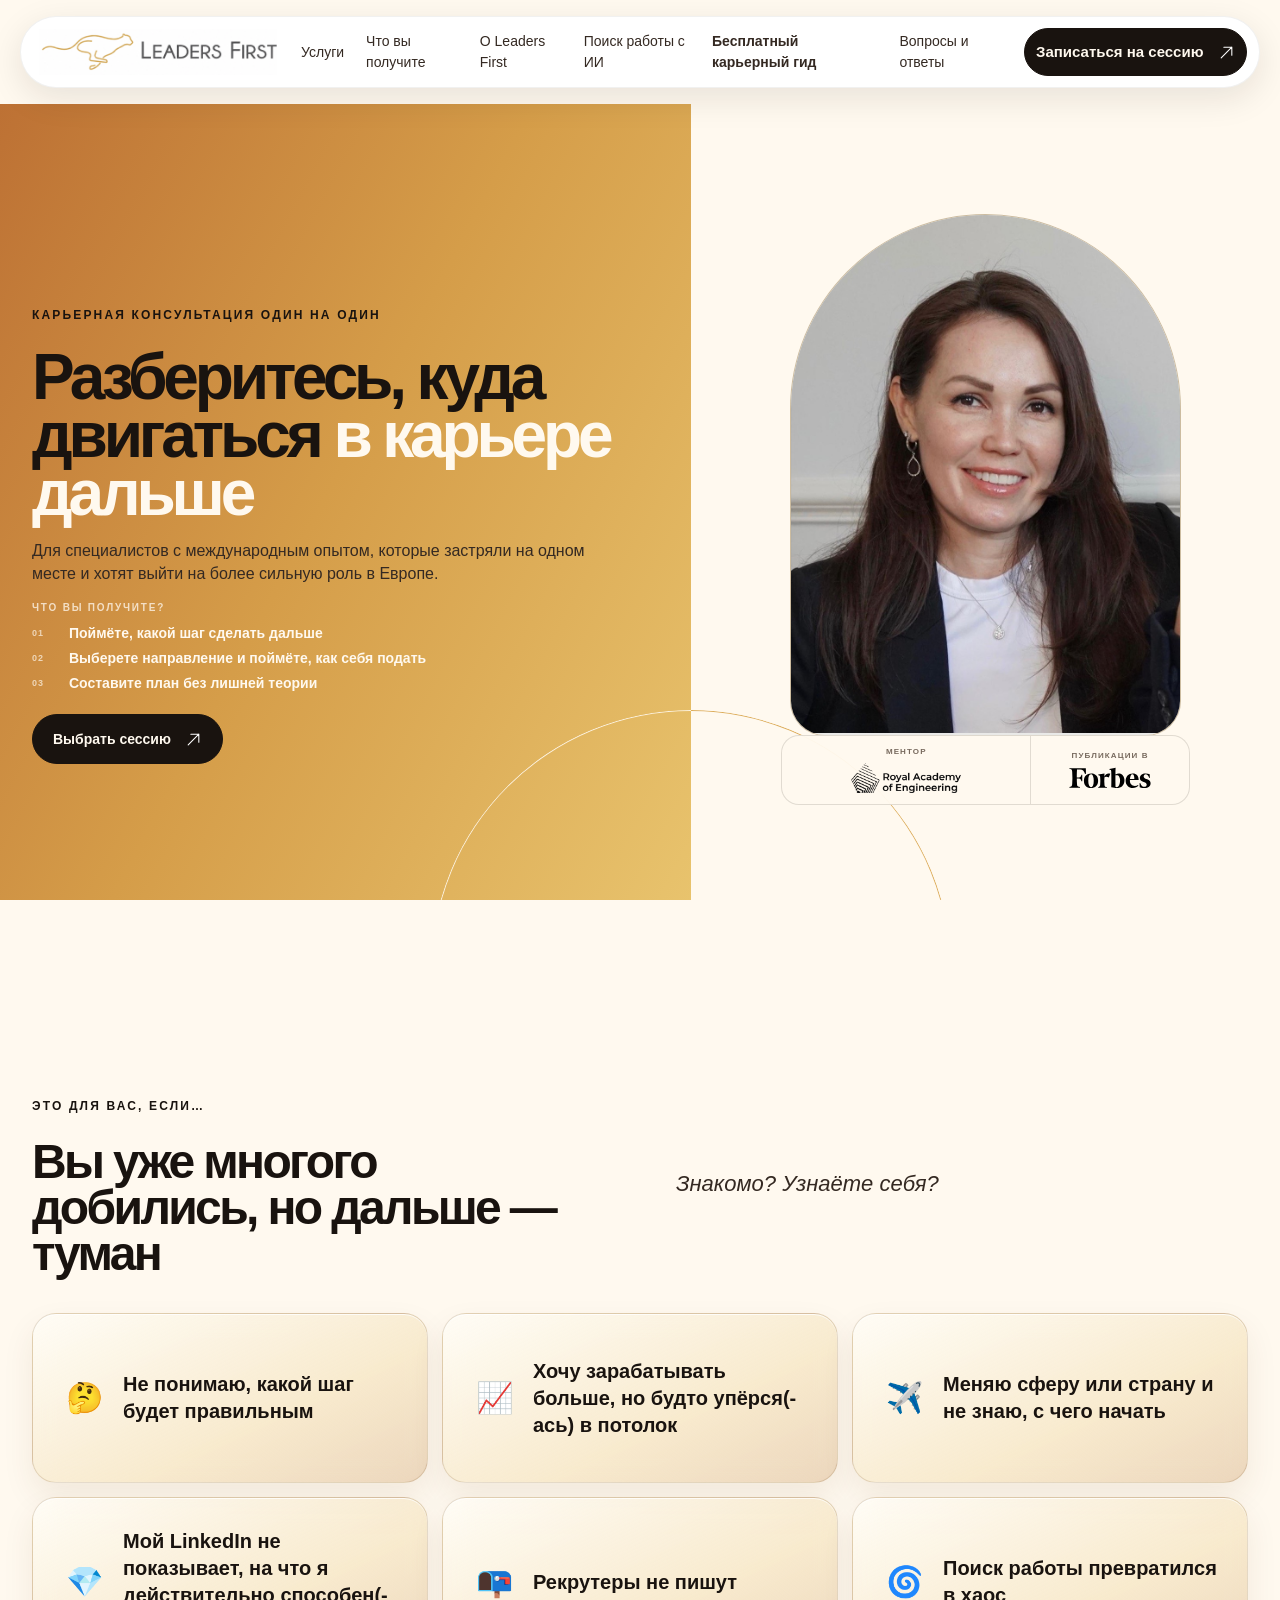
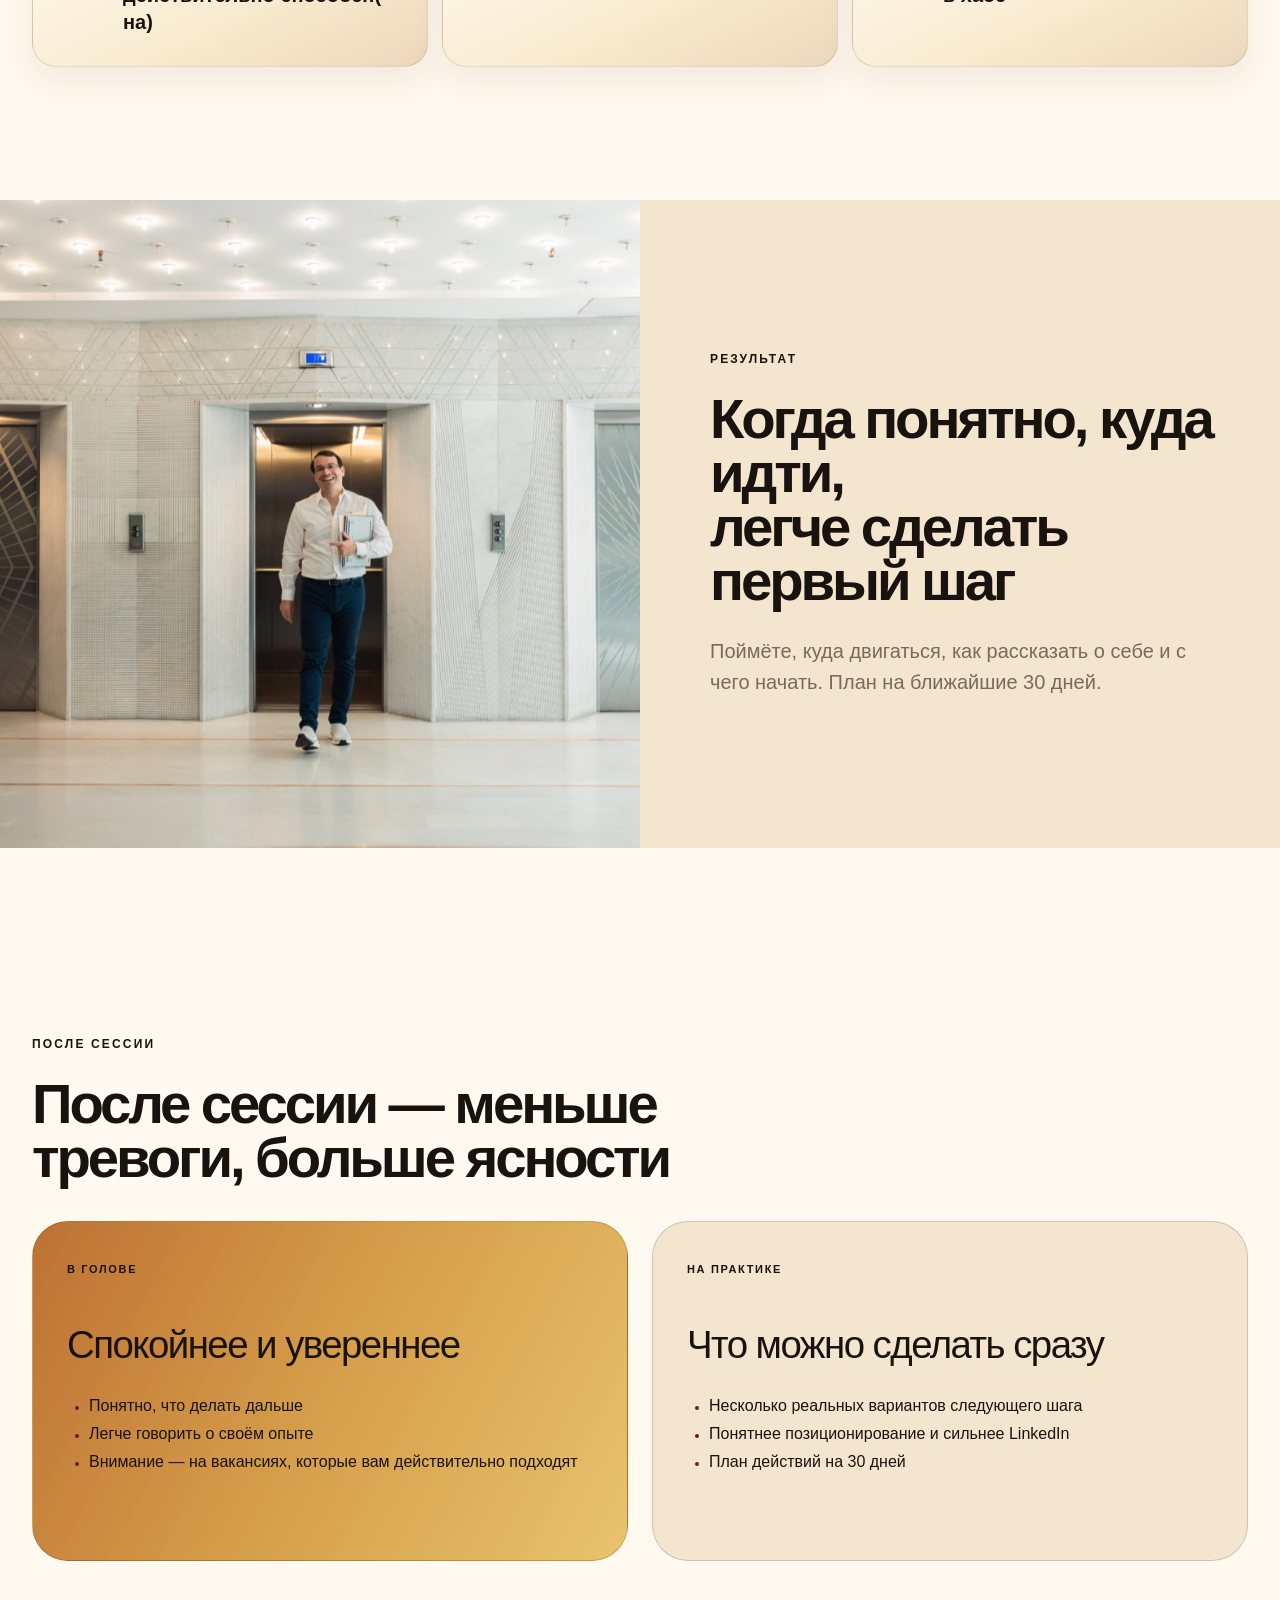
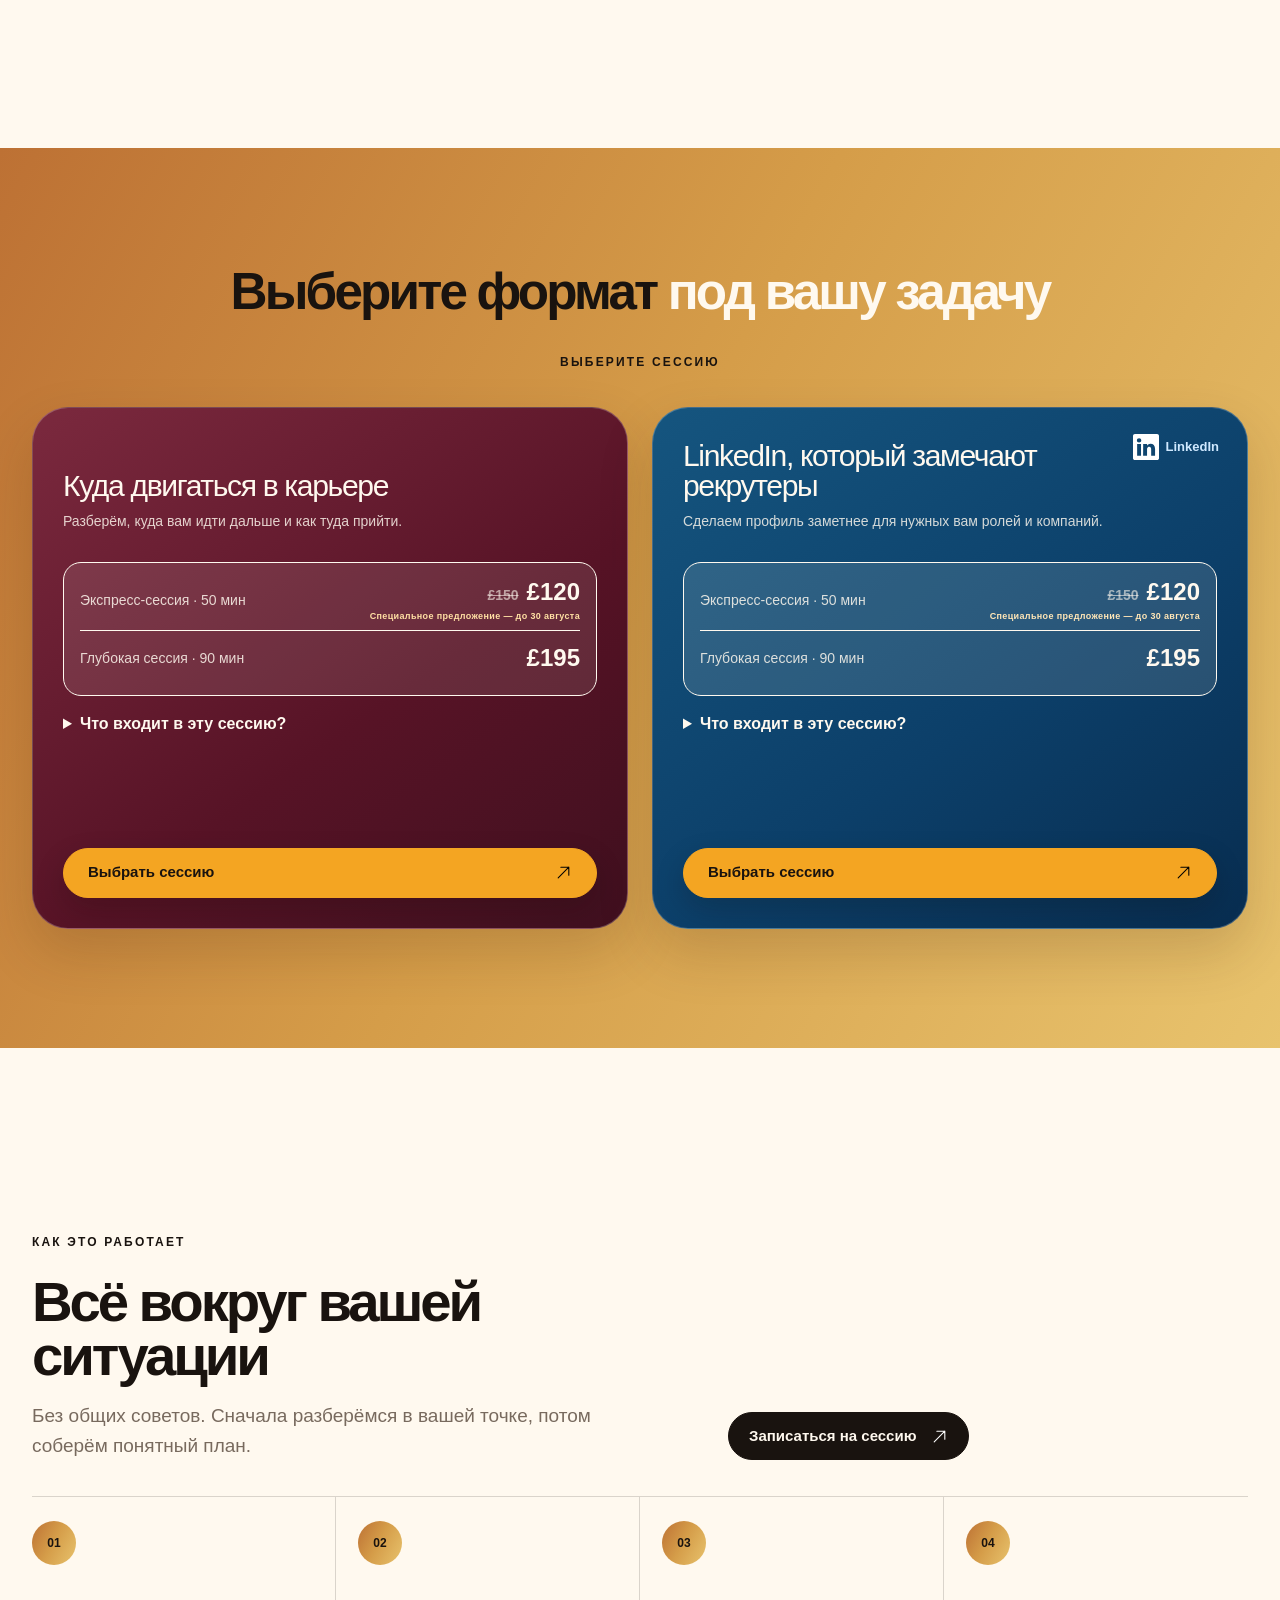
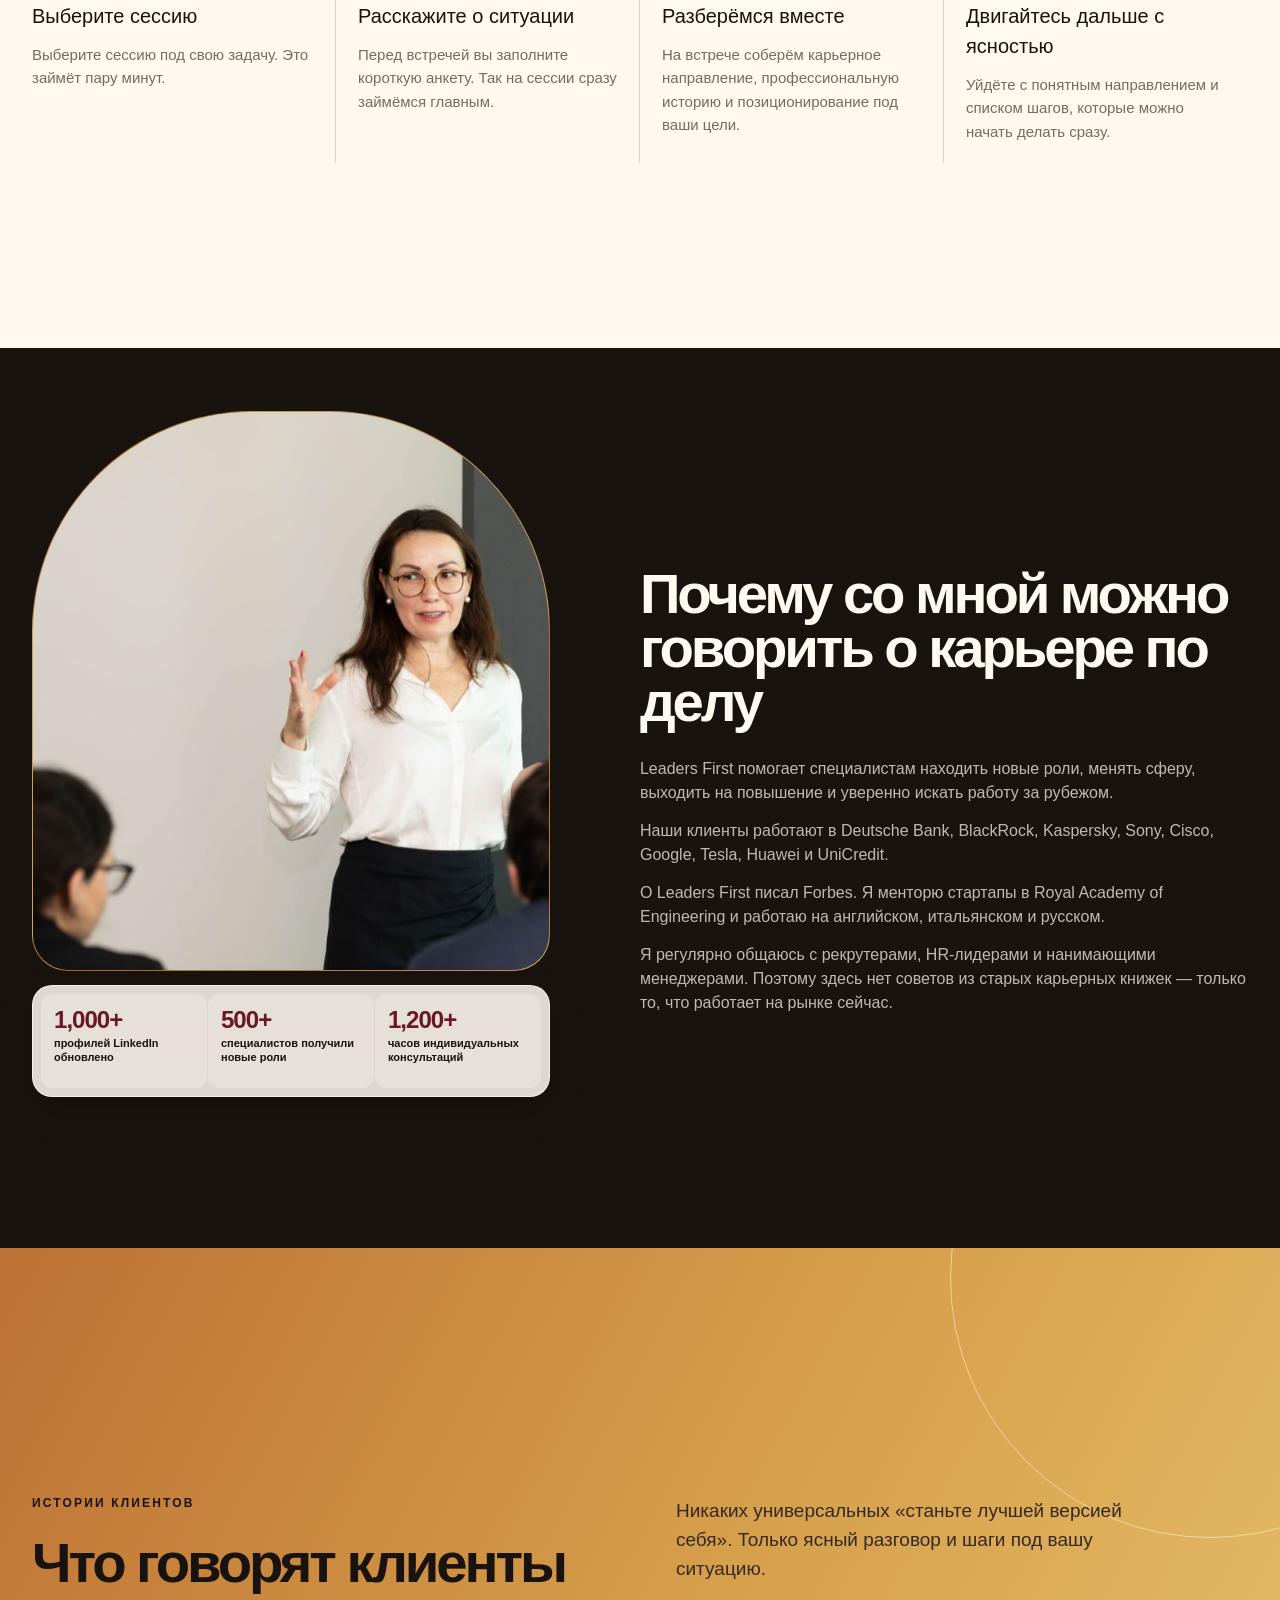
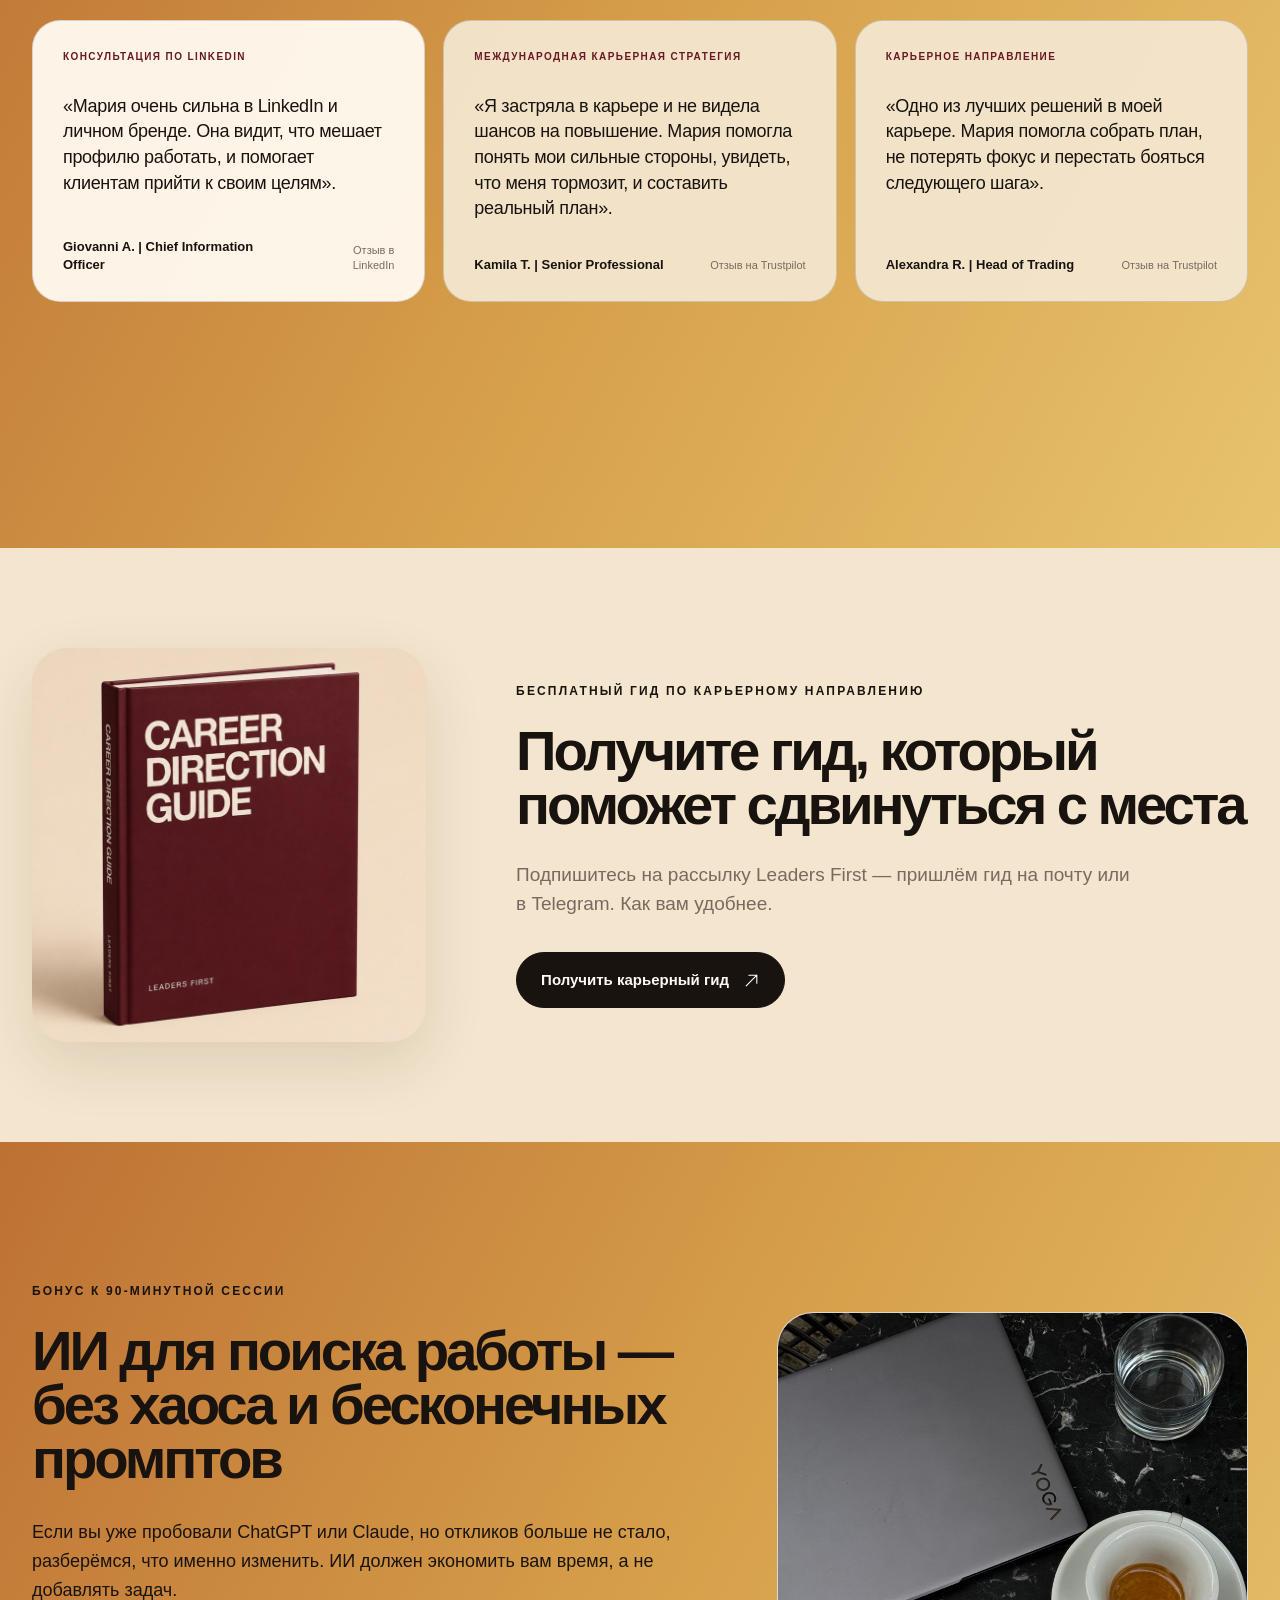
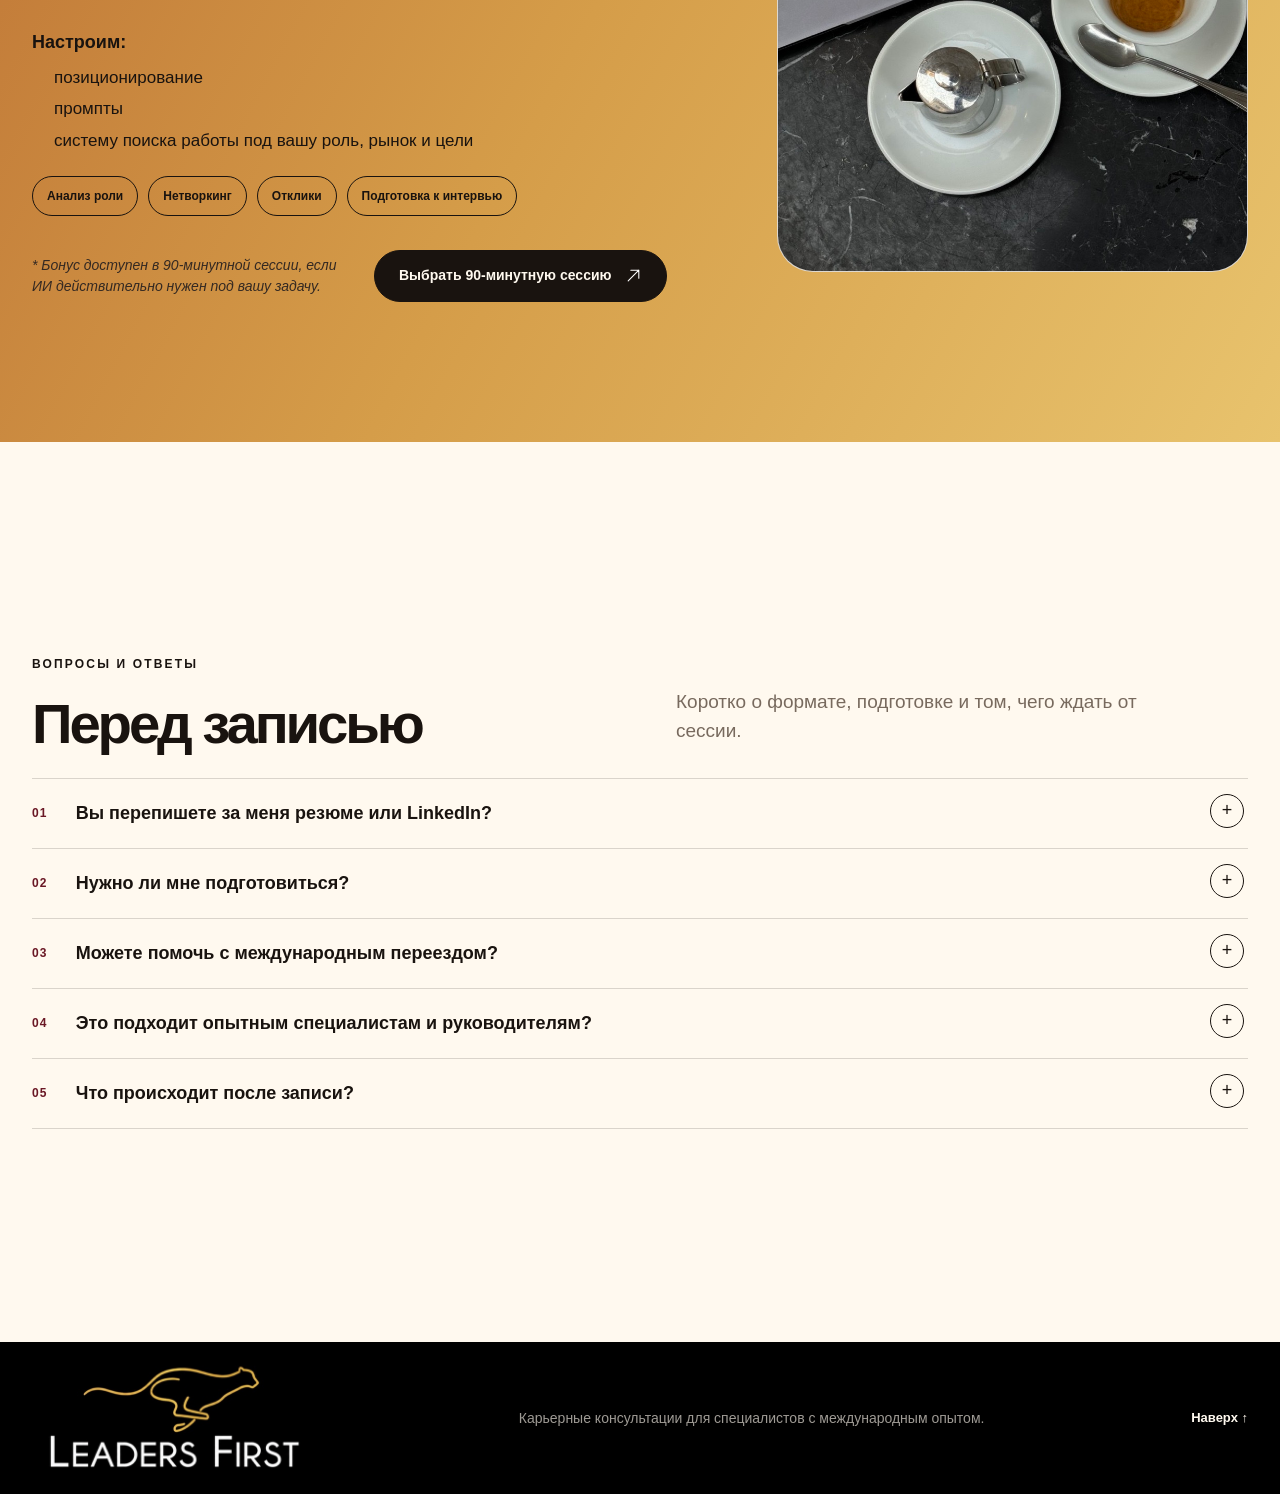
<file: ru/index.html>
<!DOCTYPE html>
<html lang="ru" data-landing-variant="main" data-language="ru">
<head>
<meta charset="utf-8"/>
<meta name="viewport" content="width=device-width, initial-scale=1"/>
<link rel="preload" href="../assets/leaders-first-logo.png" as="image"/>
<link rel="preload" href="../assets/arrow-up-right.svg" as="image"/>
<link rel="preload" href="../assets/maria-portrait.jpeg" as="image"/>
<link rel="preload" href="../assets/raeng-logo.png" as="image"/>
<link rel="preload" href="../assets/forbes-logo.svg" as="image"/>
<link rel="preload" href="../assets/career-move.jpeg" as="image"/>
<link rel="preload" href="../assets/linkedin-logo.svg" as="image"/>
<link rel="preload" href="../assets/maria-speaking.jpeg" as="image"/>
<link rel="preload" href="../assets/career-direction-guide.jpg" as="image"/>
<link rel="preload" href="../assets/career-workspace.jpeg" as="image"/>
<link rel="preload" href="../assets/leaders-first-footer-logo.jpg" as="image"/>
<title>Leaders First — Карьерная стратегия с Марией</title>
<meta name="description" content="Индивидуальные карьерные консультации для специалистов с международным опытом: разберёмся, куда двигаться и как себя представить."/>
<meta property="og:title" content="Разберитесь, куда двигаться в карьере"/>
<meta property="og:description" content="Карьерная стратегия с Марией · Leaders First"/>
<meta property="og:type" content="website"/>
<meta property="og:image" content="/og.png"/>
<meta property="og:image:width" content="1200"/>
<meta property="og:image:height" content="630"/>
<meta name="twitter:card" content="summary_large_image"/>
<meta name="twitter:title" content="Разберитесь, куда двигаться в карьере"/>
<meta name="twitter:description" content="Карьерная стратегия с Марией · Leaders First"/>
<meta name="twitter:image" content="/og.png"/>
<meta name="twitter:image:width" content="1200"/>
<meta name="twitter:image:height" content="630"/>
<link rel="shortcut icon" href="/favicon.svg"/>
<link rel="icon" href="/favicon.svg"/>
<script src="../assets/analytics.js">
</script>
<link rel="stylesheet" href="https://assets.calendly.com/assets/external/widget.css"/>
<link rel="stylesheet" href="../assets/site.css"/>
<link rel="stylesheet" href="ru.css"/>
</head>
<body data-standalone="true">
<main>
<header class="site-header">
<a class="brand" href="#top" aria-label="Главная Leaders First">
<span class="brand-logo" aria-hidden="true">
<img src="../assets/leaders-first-logo.png" alt=""/>
</span>
</a>
<nav class="desktop-nav" aria-label="Основная навигация">
<a href="#sessions">Услуги</a>
<a href="#how-it-works">Что вы получите</a>
<a href="#about">О Leaders First</a>
<a href="#ai-support">Поиск работы с ИИ</a>
<a class="nav-guide-link" href="#career-guide">Бесплатный карьерный гид</a>
<a href="#faq">Вопросы и ответы</a>
</nav>
<a class="button button--small button--ink" href="#sessions" data-lead-source="header" data-lead-cta="Выбрать сессию">Записаться на сессию <img class="button__icon" src="../assets/arrow-up-right.svg" alt="" aria-hidden="true"/>
</a>
<details class="mobile-menu" data-mobile-menu="true">
<summary aria-label="Открыть меню навигации">
<span aria-hidden="true">
</span>
<span aria-hidden="true">
</span>
<span aria-hidden="true">
</span>
</summary>
<div class="mobile-menu__panel">
<nav aria-label="Мобильная навигация">
<a href="#sessions">Услуги</a>
<a href="#how-it-works">Что вы получите</a>
<a href="#about">О Leaders First</a>
<a href="#ai-support">Поиск работы с ИИ</a>
<a class="nav-guide-link" href="#career-guide">Бесплатный карьерный гид</a>
<a href="#faq">Вопросы и ответы</a>
</nav>
<a class="mobile-menu__booking" href="#sessions" data-lead-source="mobile_menu" data-lead-cta="Выбрать сессию">Записаться на сессию <img class="button__icon" src="../assets/arrow-up-right.svg" alt="" aria-hidden="true"/>
</a>
</div>
</details>
</header>
<section class="hero" id="top">
<div class="hero__copy">
<p class="eyebrow">Карьерная консультация один на один</p>
<h1>Разберитесь, куда двигаться <span>в карьере дальше</span>
</h1>
<p class="hero__lede">Для специалистов с международным опытом, которые застряли на одном месте и хотят выйти на более сильную роль в Европе.</p>
<aside class="hero__outcomes" aria-label="Что вы получите">
<p>Что вы получите?</p>
<ol>
<li>
<span>01</span>
<strong>Поймёте, какой шаг сделать дальше</strong>
</li>
<li>
<span>02</span>
<strong>Выберете направление и поймёте, как себя подать</strong>
</li>
<li>
<span>03</span>
<strong>Составите план без лишней теории</strong>
</li>
</ol>
</aside>
<div class="button-row">
<a class="button button--ink" href="#sessions" data-lead-source="hero_booking" data-lead-cta="Выбрать сессию">Выбрать сессию <img class="button__icon" src="../assets/arrow-up-right.svg" alt="" aria-hidden="true"/>
</a>
</div>
</div>
<div class="hero__visual hero__visual--desktop">
<div class="photo-slot photo-slot--filled photo-slot--hero">
<img src="../assets/maria-portrait.jpeg" alt="Мария Блинова, CEO Leaders First"/>
</div>
<div class="hero__maria-intro">
<strong>Maria Blinova · CEO, Leaders First</strong>
<p>Карьерный консультант из Лондона. 17 лет международного опыта, из них более 8 лет — в карьерном консультировании.</p>
</div>
<div class="hero__credentials" aria-label="Профессиональные достижения Марии">
<span>
<small>Ментор</small>
<img src="../assets/raeng-logo.png" alt="Royal Academy of Engineering"/>
</span>
<span>
<small>Публикации в</small>
<img src="../assets/forbes-logo.svg" alt="Forbes"/>
</span>
</div>
</div>
</section>
<section class="section section--cream" id="who">
<div class="section-heading section-heading--split">
<div>
<p class="eyebrow">Это для вас, если…</p>
<h2>Вы уже многого добились, <span class="audience-heading-line">но дальше — туман</span>
</h2>
</div>
<p class="audience-prompt">
<em>Знакомо? Узнаёте себя?</em>
</p>
</div>
<div class="audience-grid">
<article class="audience-card">
<span class="audience-card__emoji" aria-hidden="true">🤔</span>
<p>Не понимаю, какой шаг будет правильным</p>
</article>
<article class="audience-card">
<span class="audience-card__emoji" aria-hidden="true">📈</span>
<p>Хочу зарабатывать больше, но будто упёрся(-ась) в потолок</p>
</article>
<article class="audience-card">
<span class="audience-card__emoji" aria-hidden="true">✈️</span>
<p>Меняю сферу или страну и не знаю, с чего начать</p>
</article>
<article class="audience-card">
<span class="audience-card__emoji" aria-hidden="true">💎</span>
<p>Мой LinkedIn не показывает, на что я действительно способен(-на)</p>
</article>
<article class="audience-card">
<span class="audience-card__emoji" aria-hidden="true">📭</span>
<p>Рекрутеры не пишут</p>
</article>
<article class="audience-card">
<span class="audience-card__emoji" aria-hidden="true">🌀</span>
<p>Поиск работы превратился в хаос</p>
</article>
</div>
</section>
<div id="mobile-profile" class="hero__visual hero__visual--mobile">
<div class="photo-slot photo-slot--filled photo-slot--hero">
<img src="../assets/maria-portrait.jpeg" alt="Мария Блинова, CEO Leaders First"/>
</div>
<div class="hero__maria-intro">
<strong>Maria Blinova · CEO, Leaders First</strong>
<p>Карьерный консультант из Лондона. 17 лет международного опыта, из них более 8 лет — в карьерном консультировании.</p>
</div>
<div class="hero__credentials" aria-label="Профессиональные достижения Марии">
<span>
<small>Ментор</small>
<img src="../assets/raeng-logo.png" alt="Royal Academy of Engineering"/>
</span>
<span>
<small>Публикации в</small>
<img src="../assets/forbes-logo.svg" alt="Forbes"/>
</span>
</div>
</div>
<section class="editorial-break">
<div class="photo-slot photo-slot--filled photo-slot--wide">
<img src="../assets/career-move.jpeg" alt="Международный специалист делает следующий шаг в карьере"/>
</div>
<div class="editorial-break__copy">
<p class="eyebrow">Результат</p>
<h2>
<span class="editorial-break__headline-line">Когда понятно, куда идти,</span>
<span>легче сделать первый шаг</span>
</h2>
<p>Поймёте, куда двигаться, как рассказать о себе и с чего начать. План на ближайшие 30 дней.</p>
</div>
</section>
<section class="outcomes section section--cream">
<div class="section-heading">
<p class="eyebrow">После сессии</p>
<h2>После сессии — меньше тревоги, больше ясности</h2>
</div>
<div class="outcome-grid">
<article>
<span class="outcome-label">В голове</span>
<h3>Спокойнее и увереннее</h3>
<ul>
<li>Понятно, что делать дальше</li>
<li>Легче говорить о своём опыте</li>
<li>Внимание — на вакансиях, которые вам действительно подходят</li>
</ul>
</article>
<article>
<span class="outcome-label">На практике</span>
<h3>Что можно сделать сразу</h3>
<ul>
<li>Несколько реальных вариантов следующего шага</li>
<li>Понятнее позиционирование и сильнее LinkedIn</li>
<li>План действий на 30 дней</li>
</ul>
</article>
</div>
</section>
<section class="section section--amber" id="sessions">
<div class="section-heading session-heading">
<h2 class="session-heading__lead">Выберите формат <span>под вашу задачу</span>
</h2>
<p class="eyebrow">Выберите сессию</p>
</div>
<div class="session-grid">
<article class="session-card session-card--wine">
<h3>Куда двигаться в карьере</h3>
<p>Разберём, куда вам идти дальше и как туда прийти.</p>
<div class="price-row" translate="no">
<div class="price-row__session price-row__session--offer">
<span>Экспресс-сессия · 50 мин</span>
<div class="price-row__offer">
<div>
<del>£150</del>
<strong>£120</strong>
</div>
<em>Специальное предложение — до 30 августа</em>
</div>
</div>
<div>
<span>Глубокая сессия · 90 мин</span>
<strong>£195</strong>
</div>
</div>
<details data-session-details="true">
<summary>Что входит в эту сессию?</summary>
<div class="session-inclusions">
<section>
<header>
<strong>£120 · 50 мин</strong>
<span>Экспресс-сессия</span>
</header>
<p>Разберём решение, из-за которого вы сейчас стоите на месте.</p>
<ul>
<li>Короткая анкета и разбор вашей ситуации до встречи</li>
<li>Варианты карьерного направления и рекомендации по позиционированию</li>
<li>Понятные приоритеты и следующие шаги</li>
</ul>
</section>
<section class="session-inclusions__deep">
<header>
<strong>£195 · 90 мин</strong>
<span>Глубокая сессия</span>
</header>
<p>Для тех, кто хочет выйти с готовым планом на месяц.</p>
<p class="session-inclusions__included">Всё из экспресс-сессии, <strong>плюс</strong>
</p>
<ul>
<li>Разбор навыков и того, что сейчас ищет рынок</li>
<li>Ваши сильные стороны, зоны роста и подходящие направления</li>
<li>Как выйти на скрытый рынок вакансий, вести нетворкинг и действовать в ближайшие 30 дней</li>
<li>Если пригодится — помощь с ИИ для поиска работы</li>
</ul>
</section>
</div>
</details>
<a class="button button--white js-open-booking" href="#booking-form" aria-haspopup="dialog" data-lead-source="services_career_clarity" data-lead-cta="Записаться на сессию «Куда двигаться в карьере»" data-session-id="career_clarity_direction" data-session-title="Сессия «Куда двигаться в карьере»" data-payment-url="">Выбрать сессию <img class="button__icon" src="../assets/arrow-up-right.svg" alt="" aria-hidden="true"/>
</a>
</article>
<article class="session-card session-card--cream session-card--linkedin">
<div class="linkedin-mark" aria-label="LinkedIn">
<img src="../assets/linkedin-logo.svg" alt=""/>
<span>LinkedIn</span>
</div>
<h3>LinkedIn, который замечают рекрутеры</h3>
<p>Сделаем профиль заметнее для нужных вам ролей и компаний.</p>
<div class="price-row" translate="no">
<div class="price-row__session price-row__session--offer">
<span>Экспресс-сессия · 50 мин</span>
<div class="price-row__offer">
<div>
<del>£150</del>
<strong>£120</strong>
</div>
<em>Специальное предложение — до 30 августа</em>
</div>
</div>
<div>
<span>Глубокая сессия · 90 мин</span>
<strong>£195</strong>
</div>
</div>
<details data-session-details="true">
<summary>Что входит в эту сессию?</summary>
<div class="session-inclusions">
<section>
<header>
<strong>£120 · 50 мин</strong>
<span>Экспресс-сессия</span>
</header>
<p>Разберём профиль и дадим конкретный список правок, которые вы сможете внести сами.</p>
<ul>
<li>Аудит LinkedIn до сессии</li>
<li>Что изменить в позиционировании, ключевых словах и профиле</li>
<li>Список правок в порядке приоритета</li>
</ul>
</section>
<section class="session-inclusions__deep">
<header>
<strong>£195 · 90 мин</strong>
<span>Глубокая сессия</span>
</header>
<p>Для тех, кто хочет начать править профиль прямо на сессии.</p>
<p class="session-inclusions__included">Всё из экспресс-сессии, <strong>плюс</strong>
</p>
<ul>
<li>Вместе правим главное: заголовок, раздел «О себе» и опыт</li>
<li>Обновляем ключевые слова и обсуждаем видимость для рекрутеров и нетворкинг</li>
<li>План выхода на скрытый рынок вакансий и план действий на 30 дней</li>
<li>Если пригодится — промпты для LinkedIn, нетворкинга, откликов и подготовки к интервью</li>
</ul>
</section>
</div>
</details>
<a class="button button--wine js-open-booking" href="#booking-form" aria-haspopup="dialog" data-lead-source="services_linkedin_visibility" data-lead-cta="Записаться на сессию «LinkedIn, который замечают рекрутеры»" data-session-id="linkedin_recruiter_visibility" data-session-title="Сессия «LinkedIn, который замечают рекрутеры»" data-payment-url="">Выбрать сессию <img class="button__icon" src="../assets/arrow-up-right.svg" alt="" aria-hidden="true"/>
</a>
</article>
</div>
</section>
<section class="section section--cream" id="how-it-works">
<div class="section-heading section-heading--split">
<div>
<p class="eyebrow">Как это работает</p>
<h2>Всё вокруг вашей ситуации</h2>
<p class="how-description">Без общих советов. Сначала разберёмся в вашей точке, потом соберём понятный план.</p>
</div>
<div class="section-heading__action">
<div class="button-row">
<a class="button button--small button--ink" href="#sessions" data-lead-source="how_it_works_booking" data-lead-cta="Выбрать сессию">Записаться на сессию <img class="button__icon" src="../assets/arrow-up-right.svg" alt="" aria-hidden="true"/>
</a>
</div>
</div>
</div>
<div class="steps">
<article>
<span>01</span>
<h3>Выберите сессию</h3>
<p>Выберите сессию под свою задачу. Это займёт пару минут.</p>
</article>
<article>
<span>02</span>
<h3>Расскажите о ситуации</h3>
<p>Перед встречей вы заполните короткую анкету. Так на сессии сразу займёмся главным.</p>
</article>
<article>
<span>03</span>
<h3>Разберёмся вместе</h3>
<p>На встрече соберём карьерное направление, профессиональную историю и позиционирование под ваши цели.</p>
</article>
<article>
<span>04</span>
<h3>Двигайтесь дальше с ясностью</h3>
<p>Уйдёте с понятным направлением и списком шагов, которые можно начать делать сразу.</p>
</article>
</div>
</section>
<section class="about section" id="about">
<div class="about__visual">
<div class="photo-slot photo-slot--filled photo-slot--about">
<img src="../assets/maria-speaking.jpeg" alt="Мария выступает перед международной бизнес-аудиторией"/>
</div>
<div class="about__glass-stats" aria-label="Результаты карьерного консультирования Марии Блиновой">
<div>
<strong>1,000+</strong>
<span>профилей LinkedIn обновлено</span>
</div>
<div>
<strong>500+</strong>
<span>специалистов получили новые роли</span>
</div>
<div>
<strong>1,200+</strong>
<span>часов индивидуальных консультаций</span>
</div>
</div>
</div>
<div class="about__copy">
<h2>Почему со мной можно говорить о карьере по делу</h2>
<p>Leaders First помогает специалистам находить новые роли, менять сферу, выходить на повышение и уверенно искать работу за рубежом.</p>
<p>Наши клиенты работают в Deutsche Bank, BlackRock, Kaspersky, Sony, Cisco, Google, Tesla, Huawei и UniCredit.</p>
<p>О Leaders First писал Forbes. Я менторю стартапы в Royal Academy of Engineering и работаю на английском, итальянском и русском.</p>
<p>Я регулярно общаюсь с рекрутерами, HR-лидерами и нанимающими менеджерами. Поэтому здесь нет советов из старых карьерных книжек — только то, что работает на рынке сейчас.</p>
</div>
</section>
<section class="reviews section" id="reviews">
<div class="section-heading section-heading--split">
<div>
<p class="eyebrow">Истории клиентов</p>
<h2>Что говорят клиенты</h2>
</div>
<p>Никаких универсальных «станьте лучшей версией себя». Только ясный разговор и шаги под вашу ситуацию.</p>
</div>
<div class="reviews-grid">
<article class="review-card">
<div class="review-card__top">
<span>Консультация по LinkedIn</span>
</div>
<p>«Мария очень сильна в LinkedIn и личном бренде. Она видит, что мешает профилю работать, и помогает клиентам прийти к своим целям».</p>
<div class="review-card__meta">
<strong>Giovanni A. | Chief Information Officer</strong>
<span>Отзыв в LinkedIn</span>
</div>
</article>
<article class="review-card">
<div class="review-card__top">
<span>Международная карьерная стратегия</span>
</div>
<p>«Я застряла в карьере и не видела шансов на повышение. Мария помогла понять мои сильные стороны, увидеть, что меня тормозит, и составить реальный план».</p>
<div class="review-card__meta">
<strong>Kamila T. | Senior Professional</strong>
<span>Отзыв на Trustpilot</span>
</div>
</article>
<article class="review-card">
<div class="review-card__top">
<span>Карьерное направление</span>
</div>
<p>«Одно из лучших решений в моей карьере. Мария помогла собрать план, не потерять фокус и перестать бояться следующего шага».</p>
<div class="review-card__meta">
<strong>Alexandra R. | Head of Trading</strong>
<span>Отзыв на Trustpilot</span>
</div>
</article>
</div>
</section>
<section class="guide section" id="career-guide">
<div class="guide__book">
<img src="../assets/career-direction-guide.jpg" alt="Гид по карьерному направлению от Leaders First"/>
</div>
<div class="guide__copy">
<p class="eyebrow">Бесплатный гид по карьерному направлению</p>
<h2>Получите гид, который поможет сдвинуться с места</h2>
<p>Подпишитесь на рассылку Leaders First — пришлём гид на почту или в Telegram. Как вам удобнее.</p>
<button class="button button--ink js-open-guide" type="button" aria-haspopup="dialog" data-lead-source="free_guide_block" data-lead-cta="Получить карьерный гид">Получить карьерный гид <img class="button__icon" src="../assets/arrow-up-right.svg" alt="" aria-hidden="true"/>
</button>
</div>
</section>
<section class="ai-support section" id="ai-support">
<div class="ai-support__copy">
<p class="eyebrow">Бонус к 90-минутной сессии</p>
<h2>ИИ для поиска работы — без хаоса и бесконечных промптов</h2>
<p class="ai-support__intro">Если вы уже пробовали ChatGPT или Claude, но откликов больше не стало, разберёмся, что именно изменить. ИИ должен экономить вам время, а не добавлять задач.</p>
<div class="ai-support__sharpen">
<p>Настроим:</p>
<ul>
<li>позиционирование</li>
<li>промпты</li>
<li>систему поиска работы под вашу роль, рынок и цели</li>
</ul>
</div>
<div class="chip-row">
<span>Анализ роли</span>
<span>Нетворкинг</span>
<span>Отклики</span>
<span>Подготовка к интервью</span>
</div>
<div class="ai-support__cta">
<p>* Бонус доступен в 90-минутной сессии, если ИИ действительно нужен под вашу задачу.</p>
<a class="button button--ink" href="#sessions" data-lead-source="ai_support" data-lead-cta="Выбрать сессию">Выбрать 90-минутную сессию <img class="button__icon" src="../assets/arrow-up-right.svg" alt="" aria-hidden="true"/>
</a>
</div>
</div>
<div class="photo-slot photo-slot--filled photo-slot--detail">
<img src="../assets/career-workspace.jpeg" alt="Ноутбук и кофе на рабочем месте"/>
</div>
</section>
<section class="faq section section--cream" id="faq">
<div class="section-heading section-heading--split">
<div>
<p class="eyebrow">Вопросы и ответы</p>
<h2>Перед записью</h2>
</div>
<p>Коротко о формате, подготовке и том, чего ждать от сессии.</p>
</div>
<div class="faq-list">
<details>
<summary>
<span>01</span>Вы перепишете за меня резюме или LinkedIn?</summary>
<p>Нет, это не услуга «сделайте за меня». На сессии разберём, что не работает, как показать ваш опыт и за что взяться сначала. Резюме мы не переписываем. На 50-минутной сессии по LinkedIn вы получите аудит и рекомендации. На 90-минутной — вместе доработаем ключевые разделы профиля.</p>
</details>
<details>
<summary>
<span>02</span>Нужно ли мне подготовиться?</summary>
<p>Да, но совсем немного. После записи вы заполните короткую анкету и, если нужно, пришлёте LinkedIn, целевые роли или пару вакансий. Так мы не будем тратить встречу на вводную.</p>
</details>
<details>
<summary>
<span>03</span>Можете помочь с международным переездом?</summary>
<p>Да. Я работаю со специалистами, которые рассматривают Великобританию, Италию, Швейцарию и другие страны Европы. Оценим варианты ролей, позиционирование и то, что стоит сделать до первых откликов.</p>
</details>
<details>
<summary>
<span>04</span>Это подходит опытным специалистам и руководителям?</summary>
<p>Да. Особенно если опыта много, а о нём сложно рассказать коротко и убедительно — или если хотите перейти на более высокую роль.</p>
</details>
<details>
<summary>
<span>05</span>Что происходит после записи?</summary>
<p>Выбираете время, оплачиваете сессию онлайн и получаете анкету. Я изучаю ответы до встречи, поэтому на самой сессии мы сразу переходим к вашей задаче.</p>
</details>
</div>
</section>
<div class="quiz-modal guide-modal" id="guide-form" role="dialog" aria-modal="true" aria-labelledby="guide-form-title" hidden="">
<button class="quiz-modal__backdrop" type="button" aria-label="Закрыть форму гида" data-close-guide="true">
</button>
<div class="quiz-modal__panel guide-modal__panel" role="document">
<header class="quiz-modal__header guide-modal__header">
<a class="brand" href="#top" tabindex="-1">
<span class="brand-logo" aria-hidden="true">
<img src="../assets/leaders-first-logo.png" alt=""/>
</span>
</a>
<span class="booking-modal__label">Бесплатный карьерный гид</span>
<button class="quiz-modal__close" type="button" aria-label="Закрыть форму гида" data-close-guide="true">×</button>
</header>
<section class="guide-step" data-guide-step="form">
<p class="eyebrow">Выберите способ получения</p>
<h2 id="guide-form-title">Получите карьерный гид</h2>
<p class="guide-step__lede">Оставьте контакты — пришлём гид удобным способом.</p>
<form class="guide-form">
<input type="hidden" name="form_name"/>
<input type="hidden" name="lead_intent"/>
<input type="hidden" name="lead_source"/>
<input type="hidden" name="lead_cta"/>
<input type="hidden" name="landing_variant" value="main"/>
<input type="hidden" name="requested_asset"/>
<input type="hidden" name="automation_action"/>
<input type="hidden" name="page_url"/>
<input type="hidden" name="page_referrer"/>
<input type="hidden" name="guide_opened_at"/>
<input type="hidden" name="submitted_at"/>
<input type="hidden" name="utm_source"/>
<input type="hidden" name="utm_medium"/>
<input type="hidden" name="utm_campaign"/>
<input type="hidden" name="utm_content"/>
<input type="hidden" name="utm_term"/>
<fieldset class="guide-channel">
<legend>Куда вам отправить гид?</legend>
<label>
<input type="radio" required="" name="delivery_channel" value="email"/>
<span>
<strong>Email</strong>
<small>Пришлём гид и полезные карьерные материалы.</small>
</span>
</label>
<label>
<input type="radio" required="" name="delivery_channel" value="telegram"/>
<span>
<strong>Telegram</strong>
<small>Перейдёте в Telegram-бот Leaders First.</small>
</span>
</label>
</fieldset>
<div class="guide-form__email" data-guide-email-fields="true" hidden="">
<label>
<span>Имя</span>
<input autoComplete="name" placeholder="Ваше имя" name="name"/>
</label>
<label>
<span>Email</span>
<input type="email" autoComplete="email" placeholder="you@example.com" name="email"/>
</label>
<label class="guide-consent">
<input type="checkbox" name="newsletter_consent" value="yes"/>
<span>Я согласен(-на) получить гид и письма от Leaders First. Отписаться можно в любой момент.</span>
</label>
</div>
<button class="button button--ink" type="submit" data-guide-email-submit="true" hidden="">Подписаться и получить гид <img class="button__icon" src="../assets/arrow-up-right.svg" alt="" aria-hidden="true"/>
</button>
<button class="button button--telegram" type="submit" data-guide-telegram-submit="true" hidden="">Продолжить в Telegram <img class="button__icon" src="../assets/arrow-up-right.svg" alt="" aria-hidden="true"/>
</button>
</form>
</section>
<section class="guide-step guide-success" data-guide-step="success" hidden="">
<p class="eyebrow">Спасибо</p>
<h2 data-guide-success-title="true">Гид уже отправлен</h2>
<p data-guide-success-copy="true">Проверьте почту — он скоро придёт.</p>
<button class="button button--ink" type="button" data-close-guide="true">Вернуться на сайт</button>
</section>
</div>
</div>
<div class="quiz-modal booking-modal" id="booking-form" role="dialog" aria-modal="true" aria-labelledby="booking-title" hidden="">
<button class="quiz-modal__backdrop" type="button" aria-label="Закрыть форму записи" data-close-booking="true">
</button>
<div class="quiz-modal__panel booking-modal__panel" role="document">
<header class="quiz-modal__header booking-modal__header">
<a class="brand" href="#top" tabindex="-1">
<span class="brand-logo" aria-hidden="true">
<img src="../assets/leaders-first-logo.png" alt=""/>
</span>
</a>
<span class="booking-modal__label">Запись на индивидуальную сессию</span>
<button class="quiz-modal__close" type="button" aria-label="Закрыть форму записи" data-close-booking="true">×</button>
</header>
<section class="booking-step" data-booking-step="form">
<p class="eyebrow">Выбранная сессия</p>
<h2 id="booking-title" data-booking-title="true">Запишитесь на сессию</h2>
<div class="booking-summary">
<span>Сессия</span>
<strong data-booking-summary="true">Индивидуальная карьерная сессия</strong>
</div>
<p class="booking-step__lede">Оставьте контакты, выберите длительность — и перейдёте в Calendly, чтобы выбрать дату и оплатить.</p>
<form class="booking-form">
<input type="hidden" name="form_name"/>
<input type="hidden" name="lead_intent"/>
<input type="hidden" name="lead_source"/>
<input type="hidden" name="lead_cta"/>
<input type="hidden" name="landing_variant" value="main"/>
<input type="hidden" name="requested_service"/>
<input type="hidden" name="payment_url"/>
<input type="hidden" name="page_url"/>
<input type="hidden" name="page_referrer"/>
<input type="hidden" name="booking_opened_at"/>
<input type="hidden" name="submitted_at"/>
<input type="hidden" name="utm_source"/>
<input type="hidden" name="utm_medium"/>
<input type="hidden" name="utm_campaign"/>
<input type="hidden" name="utm_content"/>
<input type="hidden" name="utm_term"/>
<fieldset class="booking-contact">
<legend>
<span>1.</span> Ваши контакты</legend>
<label>
<span>Имя</span>
<input autoComplete="name" required="" placeholder="Ваше имя" name="name"/>
</label>
<label>
<span>Номер телефона</span>
<input type="tel" inputMode="tel" autoComplete="tel" required="" placeholder="+44 7700 900000" name="phone"/>
</label>
<label>
<span>Email</span>
<input type="email" autoComplete="email" required="" placeholder="you@example.com" name="email"/>
</label>
</fieldset>
<fieldset class="booking-duration">
<legend>
<span>2.</span> Выберите сессию</legend>
<label>
<input type="radio" required="" name="session_duration" value="50"/>
<span>
<strong>Экспресс-сессия</strong>
<small>£120 · 50 минут</small>
</span>
</label>
<label>
<input type="radio" required="" name="session_duration" value="90"/>
<span>
<strong>Глубокая сессия</strong>
<small>£195 · 90 минут</small>
</span>
</label>
</fieldset>
<button class="button button--ink" type="submit" disabled="">Перейти в Calendly <img class="button__icon" src="../assets/arrow-up-right.svg" alt="" aria-hidden="true"/>
</button>
<label class="booking-consent">
<input type="checkbox" required="" name="privacy_consent" checked="" value="accepted"/>
<span>Нажимая на эту кнопку, вы соглашаетесь с <a href="https://online.fliphtml5.com/lnpoy/lbct/" target="_blank" rel="noreferrer">Политикой конфиденциальности</a>.</span>
</label>
<p class="booking-form__note">Используем ваши данные только для записи и проведения сессии.</p>
</form>
</section>
<section class="booking-step booking-pending" data-booking-step="pending" hidden="">
<p class="eyebrow">Контакты сохранены</p>
<h2>Готовим оплату</h2>
<p>Заявка на <strong data-pending-session="true">выбранную сессию</strong> принята. Когда добавим ссылку на оплату, вы автоматически перейдёте к ней.</p>
<button class="button button--ink" type="button" data-close-booking="true">Вернуться на сайт</button>
</section>
</div>
</div>
<noscript>
<img height="1" width="1" style="display:none" src="https://www.facebook.com/tr?id=1072423188457511&amp;ev=PageView&amp;noscript=1" alt=""/>
</noscript>
<script src="https://assets.calendly.com/assets/external/widget.js" async="" data-calendly-widget="true">
</script>
<script src="../assets/forms.js">
</script>
<noscript>
<div>
<img src="https://mc.yandex.ru/watch/111597180" style="position:absolute; left:-9999px;" alt="" />
</div>
</noscript>
<footer>
<a class="footer-logo" href="#top" aria-label="Главная Leaders First">
<img src="../assets/leaders-first-footer-logo.jpg" alt="Leaders First"/>
</a>
<p>Карьерные консультации для специалистов с международным опытом.</p>
<a href="#top">Наверх ↑</a>
</footer>
</main>
</body>
</html>
</file>
<file: ru/ru.css>
/* Русский текст должен переноситься только по доступной ширине, без заданных разрывов. */
html[lang="ru"] h1,
html[lang="ru"] h2,
html[lang="ru"] h3 {
  text-wrap: wrap;
}

html[lang="ru"] h1 span {
  display: inline;
}

html[lang="ru"] .audience-heading-line,
html[lang="ru"] .editorial-break__headline-line {
  white-space: normal;
}
</file>
